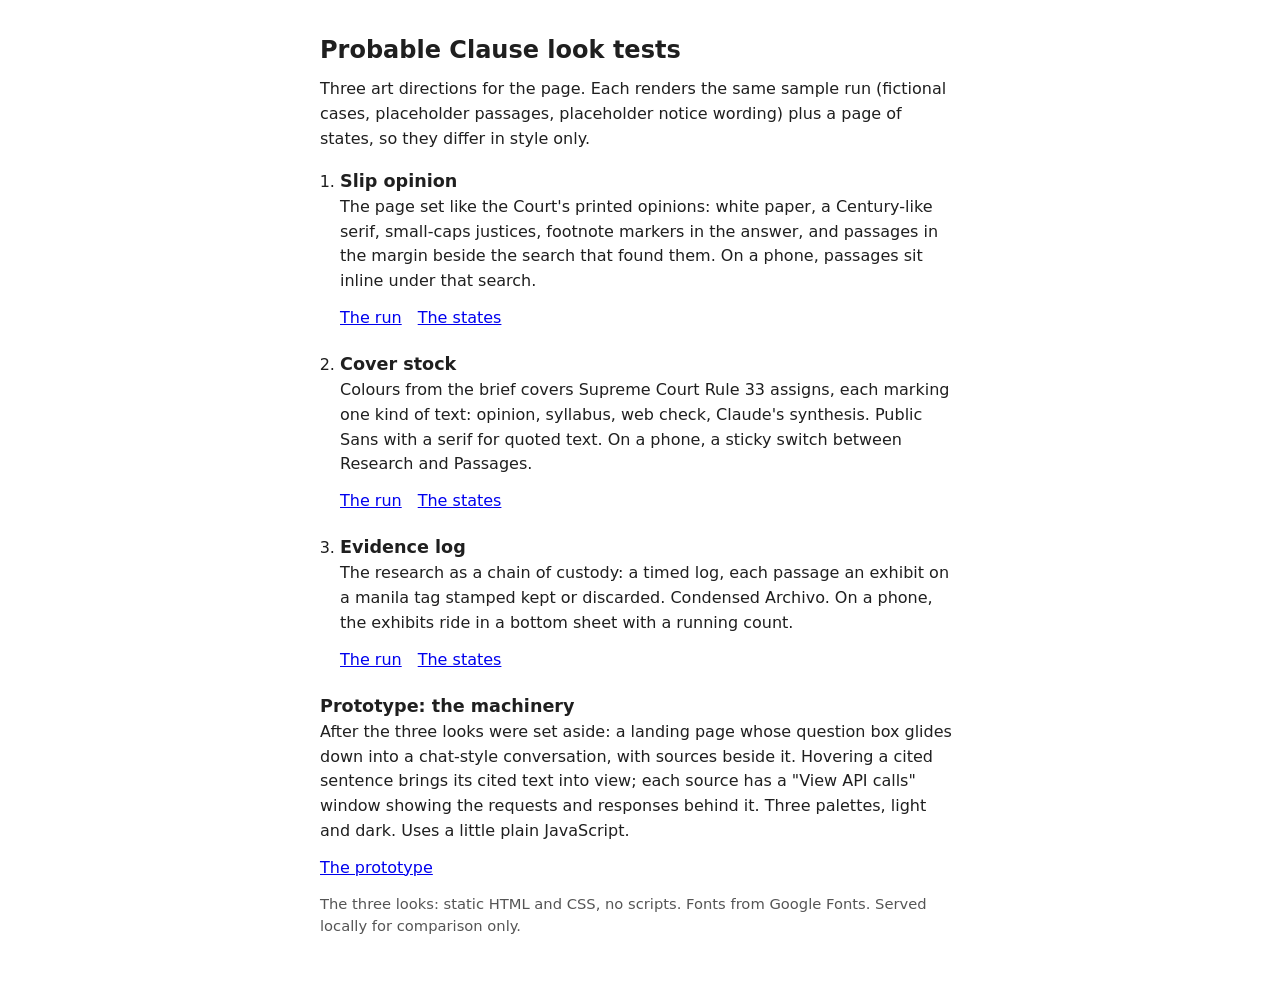
<file: web/looktests/index.html>
<!doctype html>
<html lang="en">
<head>
<meta charset="utf-8">
<meta name="viewport" content="width=device-width, initial-scale=1">
<title>Probable Clause look tests</title>
<style>
  :root { color-scheme: light; }
  body {
    margin: 0;
    background: #ffffff;
    color: #1f1f1f;
    font-family: system-ui, sans-serif;
    font-size: 1rem;
    line-height: 1.55;
  }
  main { max-width: 40rem; margin: 0 auto; padding: 2rem 1rem 3rem; }
  h1 { font-size: 1.5rem; margin: 0 0 0.5rem; }
  p { margin: 0 0 0.75rem; }
  ol { padding-left: 1.25rem; }
  li { margin: 0 0 1.25rem; }
  h2 { font-size: 1.1rem; margin: 0; }
  .links a { margin-right: 1rem; }
  .note { color: #555; font-size: 0.92rem; }
</style>
</head>
<body>
<main>
  <h1>Probable Clause look tests</h1>
  <p>Three art directions for the page. Each renders the same sample run (fictional cases, placeholder passages, placeholder notice wording) plus a page of states, so they differ in style only.</p>
  <ol>
    <li>
      <h2>Slip opinion</h2>
      <p>The page set like the Court's printed opinions: white paper, a Century-like serif, small-caps justices, footnote markers in the answer, and passages in the margin beside the search that found them. On a phone, passages sit inline under that search.</p>
      <p class="links"><a href="slip-opinion/index.html">The run</a><a href="slip-opinion/states.html">The states</a></p>
    </li>
    <li>
      <h2>Cover stock</h2>
      <p>Colours from the brief covers Supreme Court Rule 33 assigns, each marking one kind of text: opinion, syllabus, web check, Claude's synthesis. Public Sans with a serif for quoted text. On a phone, a sticky switch between Research and Passages.</p>
      <p class="links"><a href="cover-stock/index.html">The run</a><a href="cover-stock/states.html">The states</a></p>
    </li>
    <li>
      <h2>Evidence log</h2>
      <p>The research as a chain of custody: a timed log, each passage an exhibit on a manila tag stamped kept or discarded. Condensed Archivo. On a phone, the exhibits ride in a bottom sheet with a running count.</p>
      <p class="links"><a href="evidence-log/index.html">The run</a><a href="evidence-log/states.html">The states</a></p>
    </li>
  </ol>
  <h2>Prototype: the machinery</h2>
  <p>After the three looks were set aside: a landing page whose question box glides down into a chat-style conversation, with sources beside it. Hovering a cited sentence brings its cited text into view; each source has a "View API calls" window showing the requests and responses behind it. Three palettes, light and dark. Uses a little plain JavaScript.</p>
  <p class="links"><a href="machinery/index.html">The prototype</a></p>
  <p class="note">The three looks: static HTML and CSS, no scripts. Fonts from Google Fonts. Served locally for comparison only.</p>
</main>
</body>
</html>
</file>
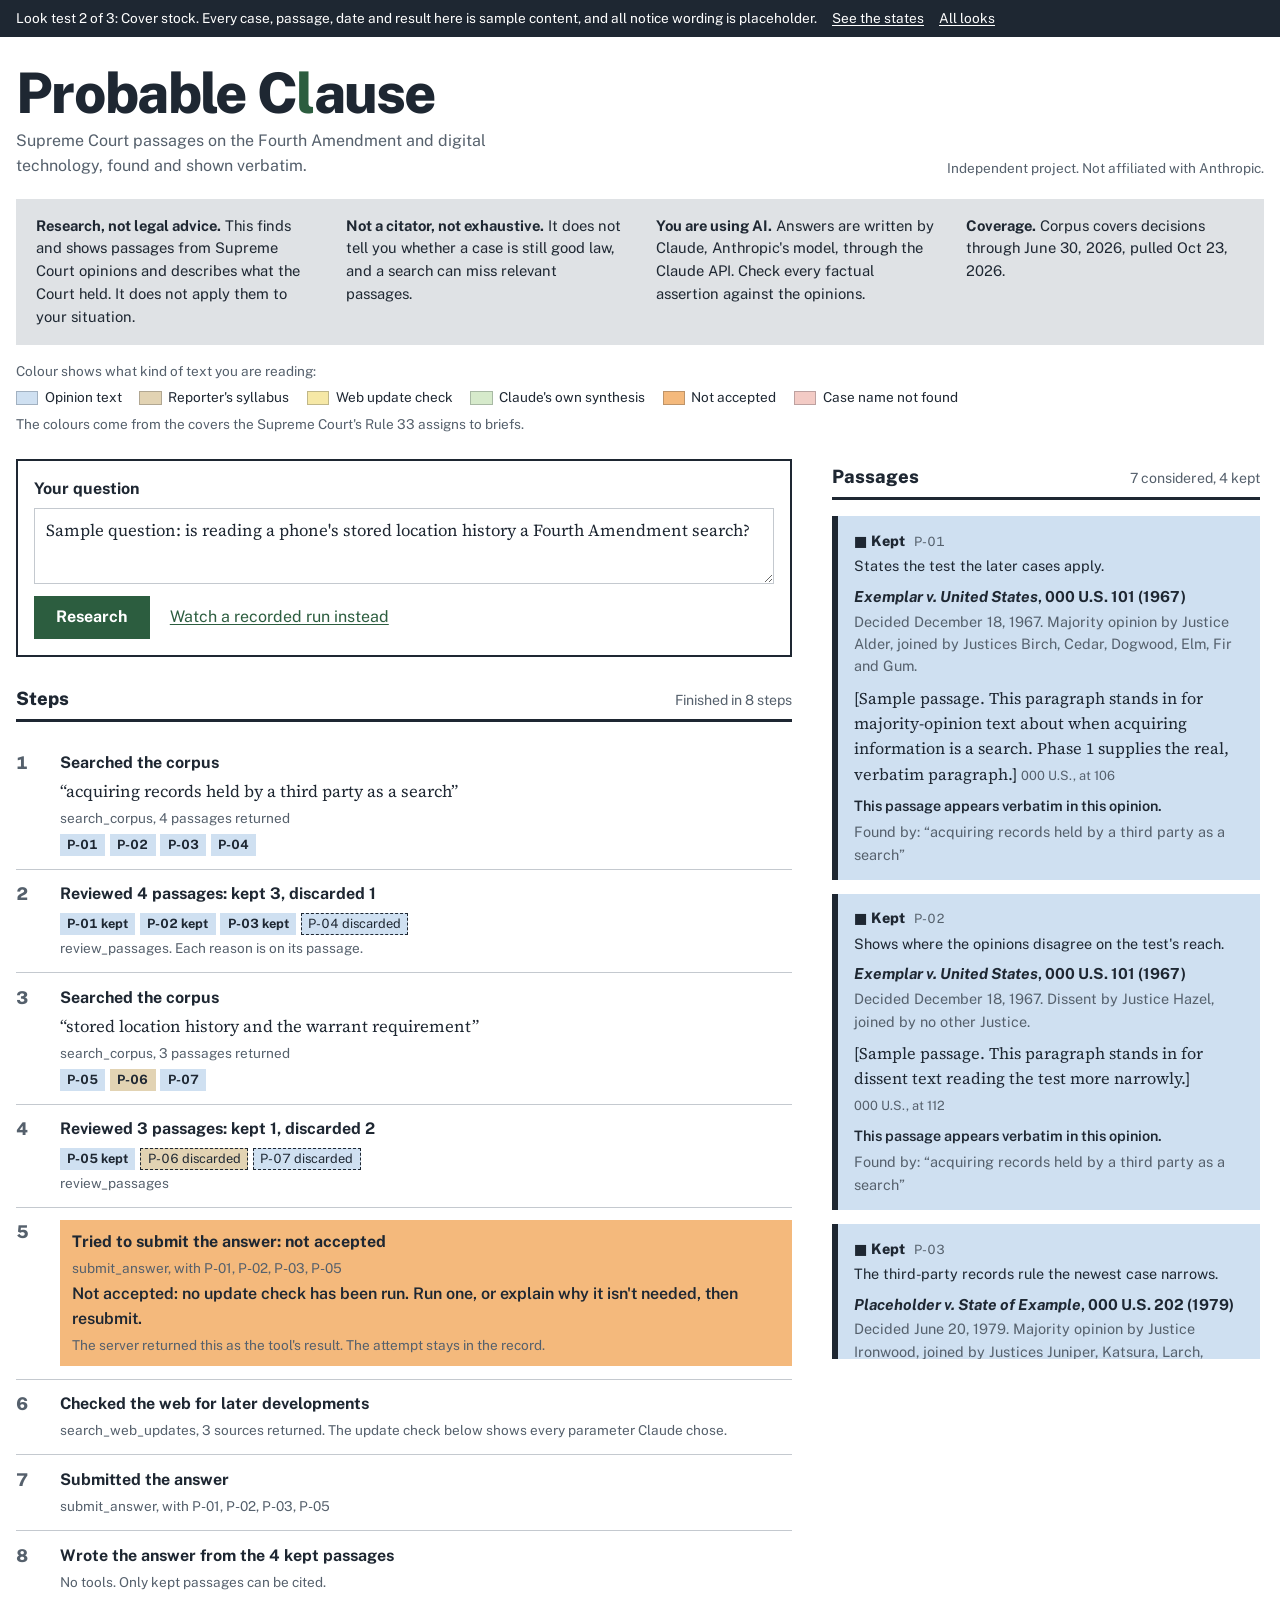
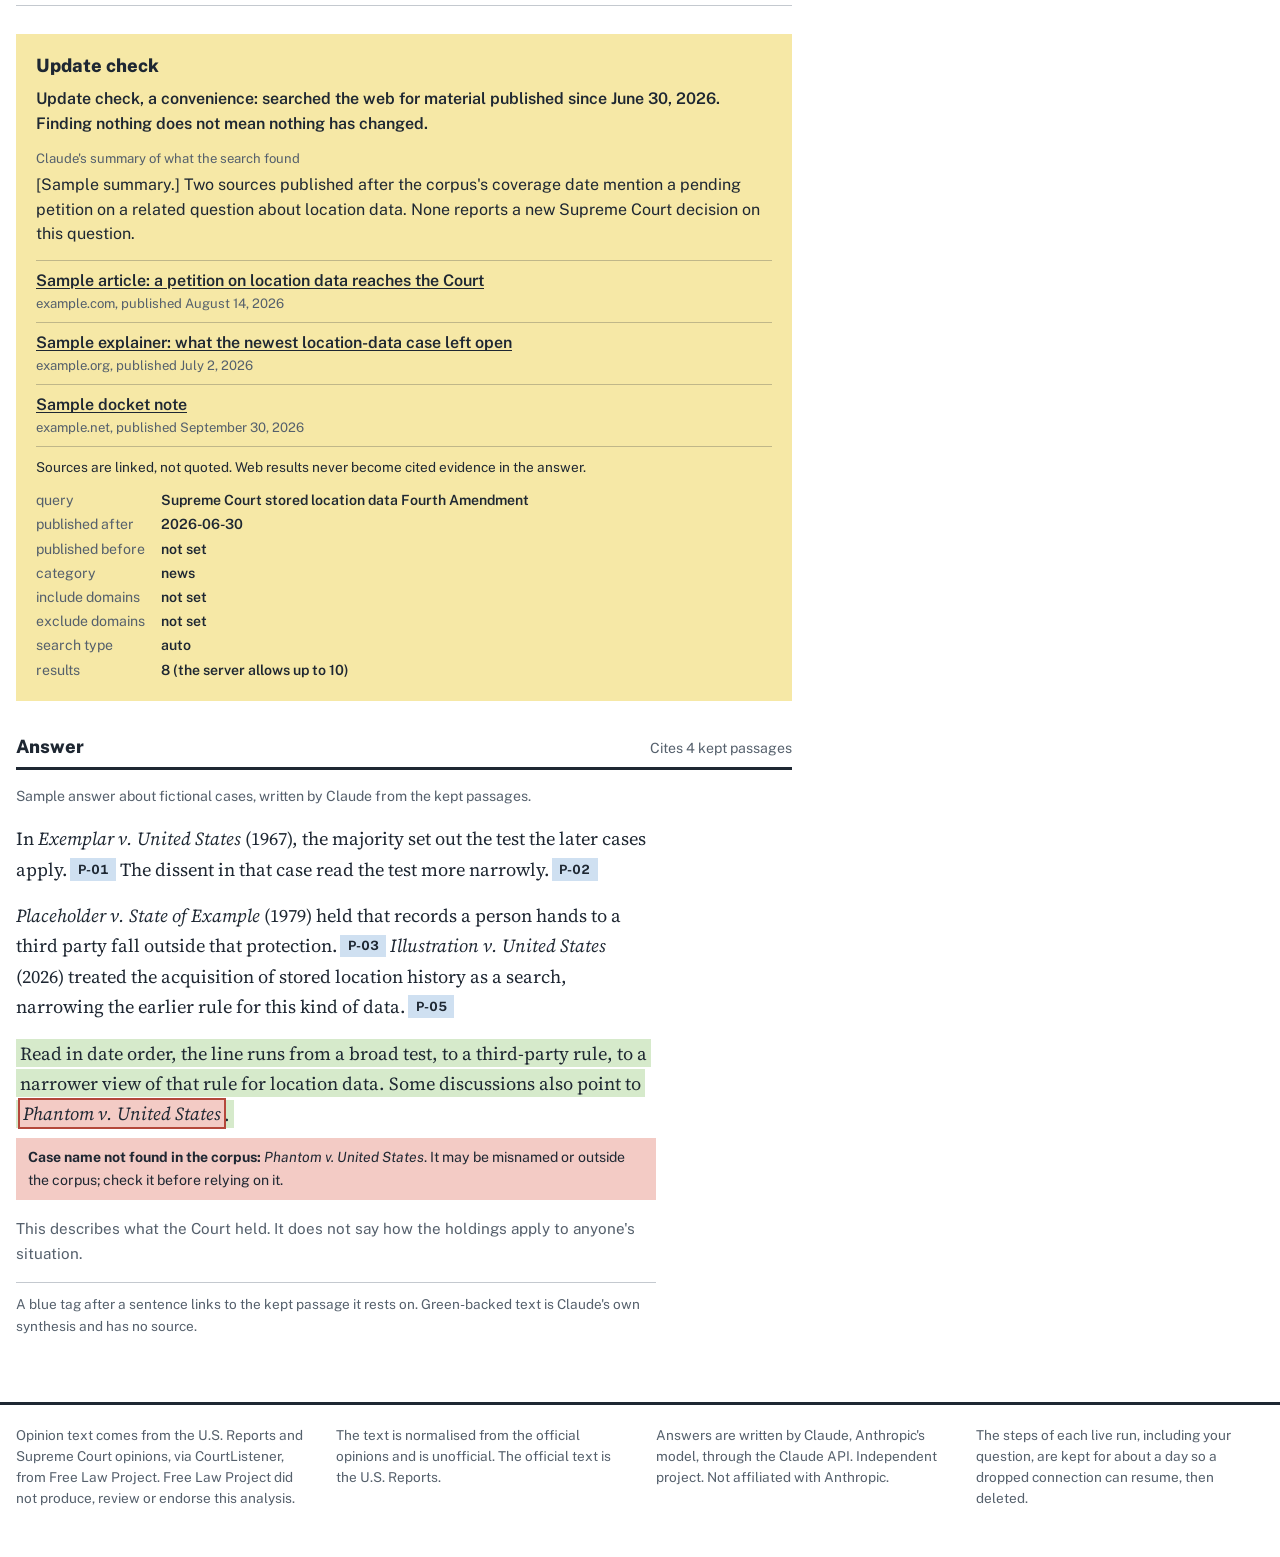
<file: web/looktests/cover-stock/index.html>
<!doctype html>
<html lang="en">
<head>
<meta charset="utf-8">
<meta name="viewport" content="width=device-width, initial-scale=1">
<title>Probable Clause, look 2: Cover stock</title>
<link rel="preconnect" href="https://fonts.googleapis.com">
<link rel="preconnect" href="https://fonts.gstatic.com" crossorigin>
<link href="https://fonts.googleapis.com/css2?family=Public+Sans:ital,wght@0,400;0,600;0,700;0,800;1,400&family=Source+Serif+4:ital,opsz,wght@0,8..60,400;0,8..60,600;1,8..60,400&display=swap" rel="stylesheet">
<link rel="stylesheet" href="style.css">
</head>
<body>

<p class="sample-banner">Look test 2 of 3: Cover stock. Every case, passage, date and result here is sample content, and all notice wording is placeholder. <a href="states.html">See the states</a> <a href="../index.html">All looks</a></p>

<header class="masthead">
  <div>
    <h1 class="wordmark">Probable C<span class="l">l</span>ause</h1>
    <p class="what">Supreme Court passages on the Fourth Amendment and digital technology, found and shown verbatim.</p>
  </div>
  <p class="affil">Independent project. Not affiliated with Anthropic.</p>
</header>

<section class="notices" aria-label="What this is and is not">
  <div class="stock">
    <p><strong>Research, not legal advice.</strong> This finds and shows passages from Supreme Court opinions and describes what the Court held. It does not apply them to your situation.</p>
    <p><strong>Not a citator, not exhaustive.</strong> It does not tell you whether a case is still good law, and a search can miss relevant passages.</p>
    <p><strong>You are using AI.</strong> Answers are written by Claude, Anthropic's model, through the Claude API. Check every factual assertion against the opinions.</p>
    <p><strong>Coverage.</strong> Corpus covers decisions through June 30, 2026, pulled Oct 23, 2026.</p>
  </div>
</section>

<div class="legend">
  Colour shows what kind of text you are reading:
  <ul>
    <li><span class="swatch sw-blue"></span>Opinion text</li>
    <li><span class="swatch sw-tan"></span>Reporter's syllabus</li>
    <li><span class="swatch sw-yellow"></span>Web update check</li>
    <li><span class="swatch sw-green"></span>Claude's own synthesis</li>
    <li><span class="swatch sw-orange"></span>Not accepted</li>
    <li><span class="swatch sw-red"></span>Case name not found</li>
  </ul>
  <p class="basis">The colours come from the covers the Supreme Court's Rule 33 assigns to briefs.</p>
</div>

<div class="layout">

  <nav class="tabs" aria-label="Switch pane">
    <a class="tab-research" href="#research">Research</a>
    <a class="tab-passages" href="#passages">Passages <span class="count">4 kept of 7</span></a>
  </nav>

  <section id="research" aria-label="Research">

    <form class="ask" action="#">
      <label for="q">Your question</label>
      <textarea id="q" name="q">Sample question: is reading a phone's stored location history a Fourth Amendment search?</textarea>
      <div class="actions">
        <button type="button">Research</button>
        <a href="states.html#replay">Watch a recorded run instead</a>
      </div>
    </form>

    <div class="pane-head">
      <h2>Steps</h2>
      <p>Finished in 8 steps</p>
    </div>

    <ol class="steps">
      <li>
        <div class="body">
          <h3>Searched the corpus</h3>
          <p class="query">“acquiring records held by a third party as a search”</p>
          <p class="tool">search_corpus, 4 passages returned</p>
          <div class="chips"><a class="chip" href="#p-01">P-01</a><a class="chip" href="#p-02">P-02</a><a class="chip" href="#p-03">P-03</a><a class="chip" href="#p-04">P-04</a></div>
        </div>
      </li>
      <li>
        <div class="body">
          <h3>Reviewed 4 passages: kept 3, discarded 1</h3>
          <div class="chips"><a class="chip" href="#p-01">P-01 kept</a><a class="chip" href="#p-02">P-02 kept</a><a class="chip" href="#p-03">P-03 kept</a><a class="chip out" href="#p-04">P-04 discarded</a></div>
          <p class="tool">review_passages. Each reason is on its passage.</p>
        </div>
      </li>
      <li>
        <div class="body">
          <h3>Searched the corpus</h3>
          <p class="query">“stored location history and the warrant requirement”</p>
          <p class="tool">search_corpus, 3 passages returned</p>
          <div class="chips"><a class="chip" href="#p-05">P-05</a><a class="chip syl" href="#p-06">P-06</a><a class="chip" href="#p-07">P-07</a></div>
        </div>
      </li>
      <li>
        <div class="body">
          <h3>Reviewed 3 passages: kept 1, discarded 2</h3>
          <div class="chips"><a class="chip" href="#p-05">P-05 kept</a><a class="chip syl out" href="#p-06">P-06 discarded</a><a class="chip out" href="#p-07">P-07 discarded</a></div>
          <p class="tool">review_passages</p>
        </div>
      </li>
      <li class="rejected">
        <div class="body">
          <h3>Tried to submit the answer: not accepted</h3>
          <p class="tool">submit_answer, with P-01, P-02, P-03, P-05</p>
          <p class="result">Not accepted: no update check has been run. Run one, or explain why it isn't needed, then resubmit.</p>
          <p class="tool">The server returned this as the tool's result. The attempt stays in the record.</p>
        </div>
      </li>
      <li>
        <div class="body">
          <h3>Checked the web for later developments</h3>
          <p class="tool">search_web_updates, 3 sources returned. The update check below shows every parameter Claude chose.</p>
        </div>
      </li>
      <li>
        <div class="body">
          <h3>Submitted the answer</h3>
          <p class="tool">submit_answer, with P-01, P-02, P-03, P-05</p>
        </div>
      </li>
      <li>
        <div class="body">
          <h3>Wrote the answer from the 4 kept passages</h3>
          <p class="tool">No tools. Only kept passages can be cited.</p>
        </div>
      </li>
    </ol>

    <section class="update" aria-labelledby="update-h">
      <h2 id="update-h">Update check</h2>
      <p class="label">Update check, a convenience: searched the web for material published since June 30, 2026. Finding nothing does not mean nothing has changed.</p>
      <p class="synth-tag">Claude's summary of what the search found</p>
      <p class="synth">[Sample summary.] Two sources published after the corpus's coverage date mention a pending petition on a related question about location data. None reports a new Supreme Court decision on this question.</p>
      <ul>
        <li><a href="https://example.com/sample-petition">Sample article: a petition on location data reaches the Court</a><span class="pub">example.com, published August 14, 2026</span></li>
        <li><a href="https://example.org/sample-explainer">Sample explainer: what the newest location-data case left open</a><span class="pub">example.org, published July 2, 2026</span></li>
        <li><a href="https://example.net/sample-docket">Sample docket note</a><span class="pub">example.net, published September 30, 2026</span></li>
      </ul>
      <p class="linkonly">Sources are linked, not quoted. Web results never become cited evidence in the answer.</p>
      <dl class="params" aria-label="Parameters Claude chose">
        <dt>query</dt><dd>Supreme Court stored location data Fourth Amendment</dd>
        <dt>published after</dt><dd>2026-06-30</dd>
        <dt>published before</dt><dd>not set</dd>
        <dt>category</dt><dd>news</dd>
        <dt>include domains</dt><dd>not set</dd>
        <dt>exclude domains</dt><dd>not set</dd>
        <dt>search type</dt><dd>auto</dd>
        <dt>results</dt><dd>8 (the server allows up to 10)</dd>
      </dl>
    </section>

    <section class="answer" aria-labelledby="answer-h">
      <div class="pane-head">
        <h2 id="answer-h">Answer</h2>
        <p>Cites 4 kept passages</p>
      </div>
      <p class="byline">Sample answer about fictional cases, written by Claude from the kept passages.</p>
      <div class="prose">
        <p>In <i>Exemplar v. United States</i> (1967), the majority set out the test the later cases apply.<a class="chip" href="#p-01">P-01</a> The dissent in that case read the test more narrowly.<a class="chip" href="#p-02">P-02</a></p>
        <p><i>Placeholder v. State of Example</i> (1979) held that records a person hands to a third party fall outside that protection.<a class="chip" href="#p-03">P-03</a> <i>Illustration v. United States</i> (2026) treated the acquisition of stored location history as a search, narrowing the earlier rule for this kind of data.<a class="chip" href="#p-05">P-05</a></p>
        <p><span class="synth">Read in date order, the line runs from a broad test, to a third-party rule, to a narrower view of that rule for location data. Some discussions also point to <span class="flagged"><i>Phantom v. United States</i></span>.</span>
          <span class="flag-note"><strong>Case name not found in the corpus:</strong> <i>Phantom v. United States</i>. It may be misnamed or outside the corpus; check it before relying on it.</span></p>
        <p class="closing">This describes what the Court held. It does not say how the holdings apply to anyone's situation.</p>
        <p class="key">A blue tag after a sentence links to the kept passage it rests on. Green-backed text is Claude's own synthesis and has no source.</p>
      </div>
    </section>

  </section>

  <aside id="passages" aria-label="Passages considered">
    <div class="pane-head">
      <h2>Passages</h2>
      <p>7 considered, 4 kept</p>
    </div>
    <ol class="passages">

      <li class="passage kept" id="p-01">
        <p class="verdict"><span class="mark">Kept</span><span class="pid">P-01</span><span class="reason">States the test the later cases apply.</span></p>
        <p class="case"><i>Exemplar v. United States</i>, 000 U.S. 101 (1967)</p>
        <p class="meta">Decided December 18, 1967. Majority opinion by Justice Alder, joined by Justices Birch, Cedar, Dogwood, Elm, Fir and Gum.</p>
        <p class="text">[Sample passage. This paragraph stands in for majority-opinion text about when acquiring information is a search. Phase 1 supplies the real, verbatim paragraph.] <span class="pin">000 U.S., at 106</span></p>
        <p class="guarantee">This passage appears verbatim in this opinion.</p>
        <p class="found">Found by: “acquiring records held by a third party as a search”</p>
      </li>

      <li class="passage kept" id="p-02">
        <p class="verdict"><span class="mark">Kept</span><span class="pid">P-02</span><span class="reason">Shows where the opinions disagree on the test's reach.</span></p>
        <p class="case"><i>Exemplar v. United States</i>, 000 U.S. 101 (1967)</p>
        <p class="meta">Decided December 18, 1967. Dissent by Justice Hazel, joined by no other Justice.</p>
        <p class="text">[Sample passage. This paragraph stands in for dissent text reading the test more narrowly.] <span class="pin">000 U.S., at 112</span></p>
        <p class="guarantee">This passage appears verbatim in this opinion.</p>
        <p class="found">Found by: “acquiring records held by a third party as a search”</p>
      </li>

      <li class="passage kept" id="p-03">
        <p class="verdict"><span class="mark">Kept</span><span class="pid">P-03</span><span class="reason">The third-party records rule the newest case narrows.</span></p>
        <p class="case"><i>Placeholder v. State of Example</i>, 000 U.S. 202 (1979)</p>
        <p class="meta">Decided June 20, 1979. Majority opinion by Justice Ironwood, joined by Justices Juniper, Katsura, Larch, Maple and Nutmeg.</p>
        <p class="text">[Sample passage. This paragraph stands in for majority-opinion text on records a person hands to a third party.] <span class="pin">000 U.S., at 209</span></p>
        <p class="guarantee">This passage appears verbatim in this opinion.</p>
        <p class="found">Found by: “acquiring records held by a third party as a search”</p>
      </li>

      <li class="passage discarded" id="p-04">
        <p class="verdict"><span class="mark">Discarded</span><span class="pid">P-04</span><span class="reason">About a tracker fixed to a car, not stored records.</span></p>
        <p class="case"><i>United States v. Specimen</i>, 000 U.S. 303 (2012)</p>
        <p class="meta">Decided January 23, 2012. Plurality opinion by Justice Oak, joined by Justices Pine, Quince and Rowan.</p>
        <p class="text">[Sample passage. This paragraph stands in for plurality-opinion text about a device attached to a vehicle.] <span class="pin">000 U.S., at 307</span></p>
        <p class="guarantee">This passage appears verbatim in this opinion.</p>
        <p class="found">Found by: “acquiring records held by a third party as a search”</p>
      </li>

      <li class="passage kept" id="p-05">
        <p class="verdict"><span class="mark">Kept</span><span class="pid">P-05</span><span class="reason">Addresses stored location history directly; the newest case in the corpus.</span></p>
        <p class="case"><i>Illustration v. United States</i>, 000 U.S. ___ (2026)</p>
        <p class="meta">Decided June 25, 2026. Majority opinion by Justice Willow, joined by Justices Aspen, Beech, Cypress, Ebony and Hawthorn.</p>
        <p class="text">[Sample passage. This paragraph stands in for majority-opinion text holding that acquiring stored location history is a search.] <span class="pin">slip op., at 9</span></p>
        <p class="guarantee">This passage appears verbatim in this opinion.</p>
        <p class="slip">Slip opinion: not yet final in the U.S. Reports, and subject to formal revision.</p>
        <p class="found">Found by: “stored location history and the warrant requirement”</p>
      </li>

      <li class="passage discarded syllabus" id="p-06">
        <p class="verdict"><span class="mark">Discarded</span><span class="pid">P-06</span><span class="reason">The Reporter's summary, not the Court's words; P-05 makes the point in the opinion.</span></p>
        <p class="case"><i>Illustration v. United States</i>, 000 U.S. ___ (2026)</p>
        <p class="meta">Decided June 25, 2026. Syllabus.</p>
        <p class="syl-label">Syllabus, prepared by the Reporter of Decisions. It constitutes no part of the opinion of the Court.</p>
        <p class="text">[Sample syllabus text. This stands in for the Reporter's summary of the holding.]</p>
        <p class="guarantee">This passage appears verbatim in this opinion's syllabus.</p>
        <p class="slip">Slip opinion: not yet final in the U.S. Reports, and subject to formal revision.</p>
        <p class="found">Found by: “stored location history and the warrant requirement”</p>
      </li>

      <li class="passage discarded" id="p-07">
        <p class="verdict"><span class="mark">Discarded</span><span class="pid">P-07</span><span class="reason">A concurrence; the newer majority opinion (P-05) speaks to the question directly.</span></p>
        <p class="case"><i>United States v. Specimen</i>, 000 U.S. 303 (2012)</p>
        <p class="meta">Decided January 23, 2012. Concurrence by Justice Sycamore, joined by Justice Tamarind.</p>
        <p class="text">[Sample passage. This paragraph stands in for concurrence text about long-term location tracking.] <span class="pin">000 U.S., at 318</span></p>
        <p class="guarantee">This passage appears verbatim in this opinion.</p>
        <p class="found">Found by: “stored location history and the warrant requirement”</p>
      </li>

    </ol>
  </aside>

</div>

<footer class="colophon">
  <p>Opinion text comes from the U.S. Reports and Supreme Court opinions, via CourtListener, from Free Law Project. Free Law Project did not produce, review or endorse this analysis.</p>
  <p>The text is normalised from the official opinions and is unofficial. The official text is the U.S. Reports.</p>
  <p>Answers are written by Claude, Anthropic's model, through the Claude API. Independent project. Not affiliated with Anthropic.</p>
  <p>The steps of each live run, including your question, are kept for about a day so a dropped connection can resume, then deleted.</p>
</footer>

</body>
</html>
</file>
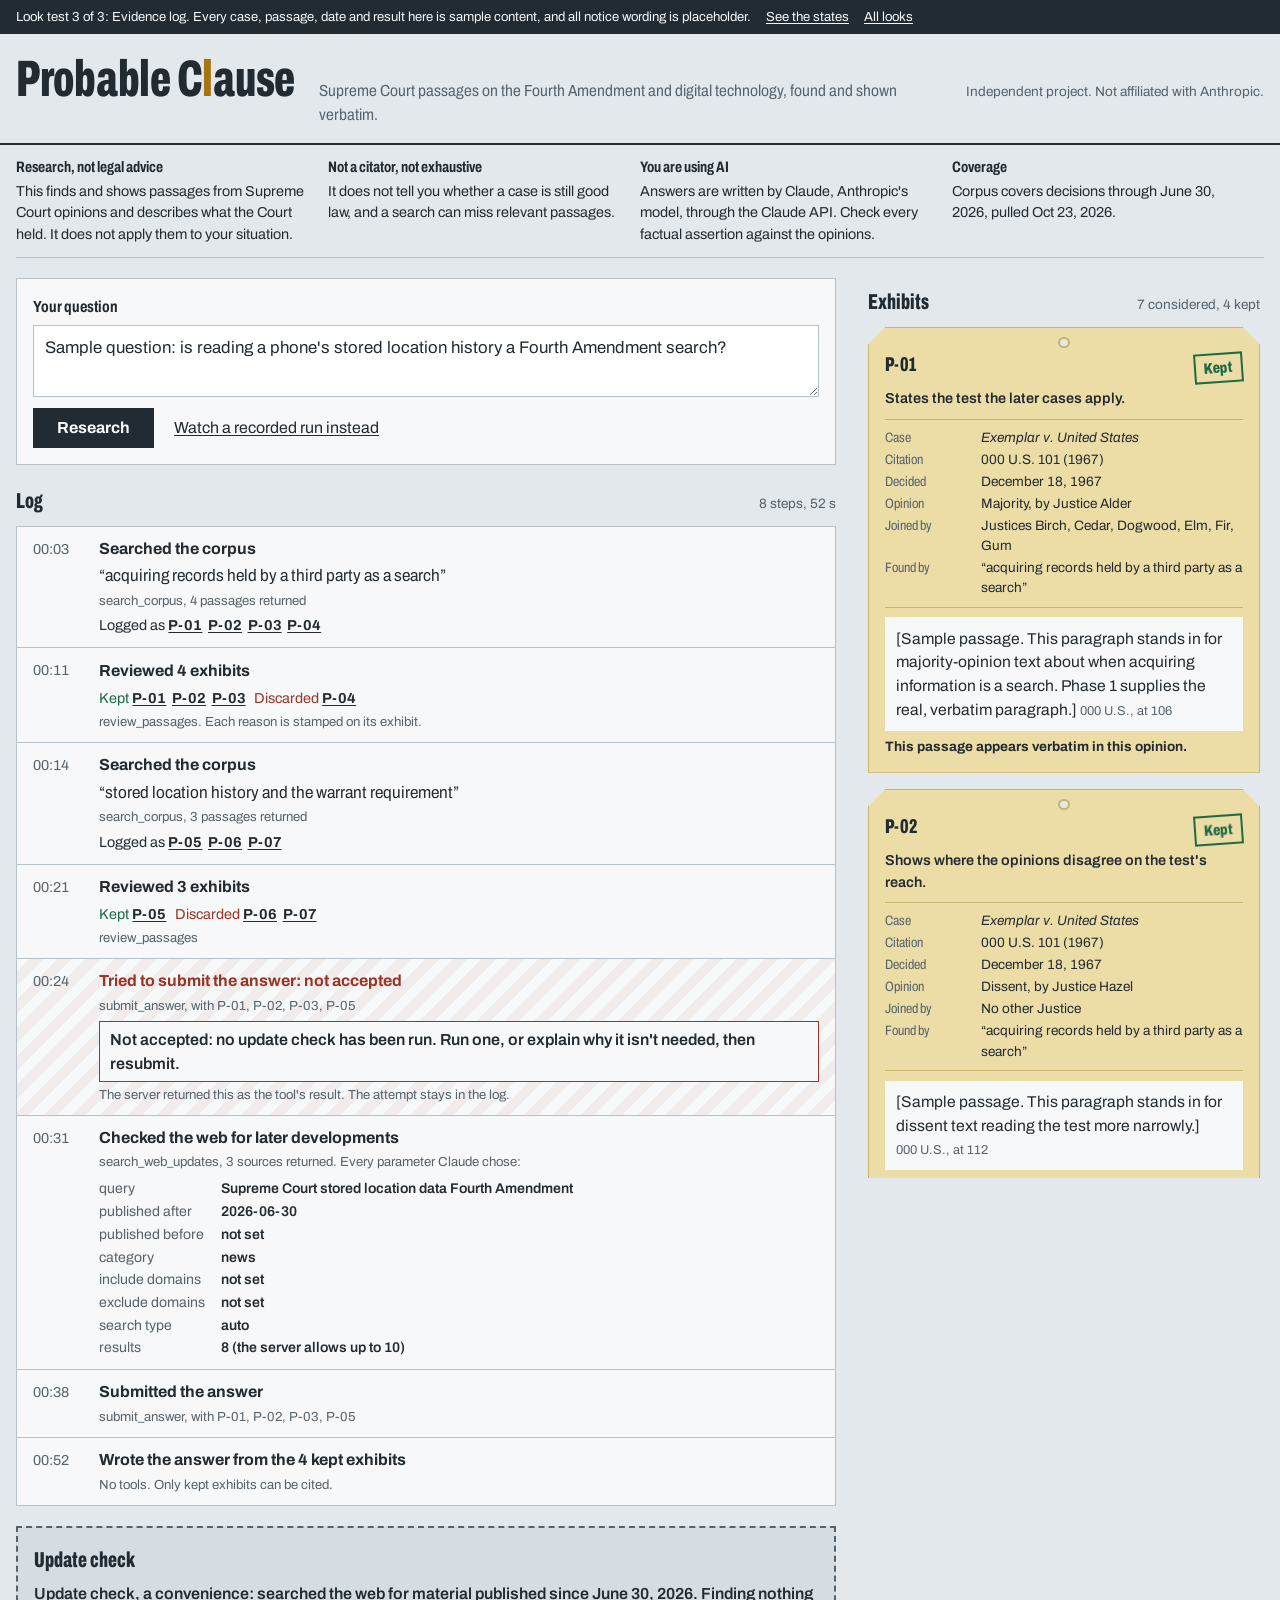
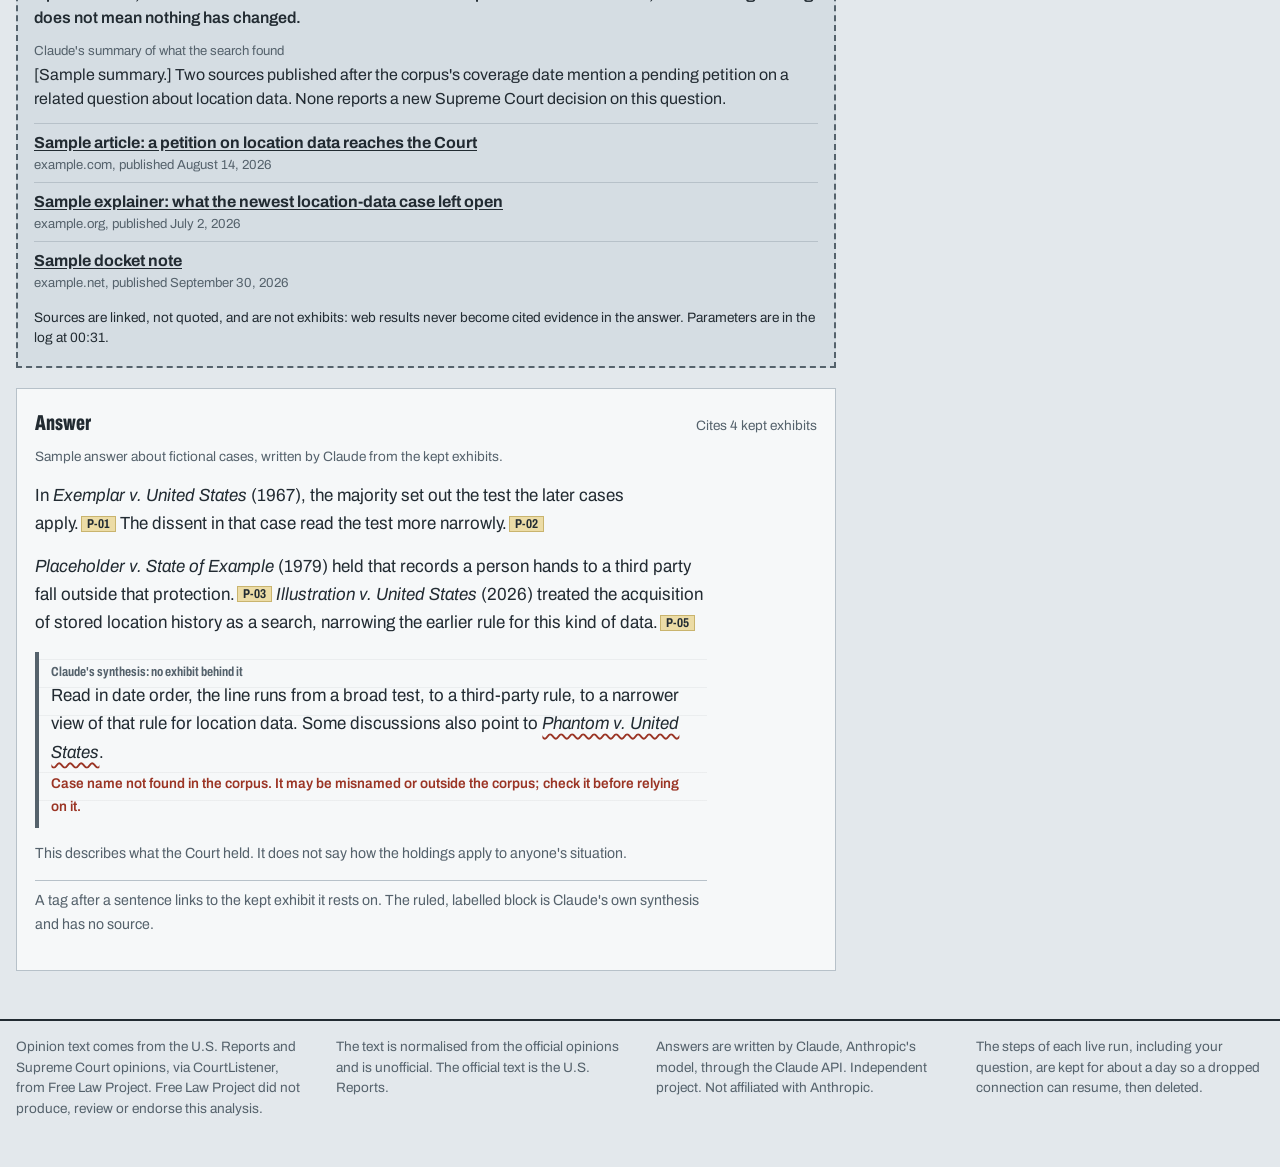
<file: web/looktests/evidence-log/index.html>
<!doctype html>
<html lang="en">
<head>
<meta charset="utf-8">
<meta name="viewport" content="width=device-width, initial-scale=1">
<title>Probable Clause, look 3: Evidence log</title>
<link rel="preconnect" href="https://fonts.googleapis.com">
<link rel="preconnect" href="https://fonts.gstatic.com" crossorigin>
<link href="https://fonts.googleapis.com/css2?family=Archivo:ital,wdth,wght@0,62..125,400..800;1,62..125,400..800&display=swap" rel="stylesheet">
<link rel="stylesheet" href="style.css">
</head>
<body>

<p class="sample-banner">Look test 3 of 3: Evidence log. Every case, passage, date and result here is sample content, and all notice wording is placeholder. <a href="states.html">See the states</a> <a href="../index.html">All looks</a></p>

<header class="masthead">
  <h1 class="wordmark">Probable C<span class="l">l</span>ause</h1>
  <p class="what">Supreme Court passages on the Fourth Amendment and digital technology, found and shown verbatim.</p>
  <p class="affil">Independent project. Not affiliated with Anthropic.</p>
</header>

<section class="terms" aria-label="What this is and is not">
  <dl>
    <div><dt>Research, not legal advice</dt><dd>This finds and shows passages from Supreme Court opinions and describes what the Court held. It does not apply them to your situation.</dd></div>
    <div><dt>Not a citator, not exhaustive</dt><dd>It does not tell you whether a case is still good law, and a search can miss relevant passages.</dd></div>
    <div><dt>You are using AI</dt><dd>Answers are written by Claude, Anthropic's model, through the Claude API. Check every factual assertion against the opinions.</dd></div>
    <div><dt>Coverage</dt><dd>Corpus covers decisions through June 30, 2026, pulled Oct 23, 2026.</dd></div>
  </dl>
</section>

<div class="layout">

  <section id="log" aria-label="Research log">

    <form class="ask sheet" action="#">
      <label for="q">Your question</label>
      <textarea id="q" name="q">Sample question: is reading a phone's stored location history a Fourth Amendment search?</textarea>
      <div class="actions">
        <button type="button">Research</button>
        <a href="states.html#replay">Watch a recorded run instead</a>
      </div>
    </form>

    <div class="sec-head">
      <h2>Log</h2>
      <p>8 steps, 52 s</p>
    </div>

    <ol class="log sheet">
      <li>
        <time class="num">00:03</time>
        <div>
          <h3>Searched the corpus</h3>
          <p class="query">“acquiring records held by a third party as a search”</p>
          <p class="tool">search_corpus, 4 passages returned</p>
          <p class="refs">Logged as <a href="#p-01">P-01</a><a href="#p-02">P-02</a><a href="#p-03">P-03</a><a href="#p-04">P-04</a></p>
        </div>
      </li>
      <li>
        <time class="num">00:11</time>
        <div>
          <h3>Reviewed 4 exhibits</h3>
          <p class="refs"><span class="k">Kept</span> <a href="#p-01">P-01</a><a href="#p-02">P-02</a><a href="#p-03">P-03</a> <span class="d">Discarded</span> <a href="#p-04">P-04</a></p>
          <p class="tool">review_passages. Each reason is stamped on its exhibit.</p>
        </div>
      </li>
      <li>
        <time class="num">00:14</time>
        <div>
          <h3>Searched the corpus</h3>
          <p class="query">“stored location history and the warrant requirement”</p>
          <p class="tool">search_corpus, 3 passages returned</p>
          <p class="refs">Logged as <a href="#p-05">P-05</a><a href="#p-06">P-06</a><a href="#p-07">P-07</a></p>
        </div>
      </li>
      <li>
        <time class="num">00:21</time>
        <div>
          <h3>Reviewed 3 exhibits</h3>
          <p class="refs"><span class="k">Kept</span> <a href="#p-05">P-05</a> <span class="d">Discarded</span> <a href="#p-06">P-06</a><a href="#p-07">P-07</a></p>
          <p class="tool">review_passages</p>
        </div>
      </li>
      <li class="rejected">
        <time class="num">00:24</time>
        <div>
          <h3>Tried to submit the answer: not accepted</h3>
          <p class="tool">submit_answer, with P-01, P-02, P-03, P-05</p>
          <p class="result">Not accepted: no update check has been run. Run one, or explain why it isn't needed, then resubmit.</p>
          <p class="tool">The server returned this as the tool's result. The attempt stays in the log.</p>
        </div>
      </li>
      <li>
        <time class="num">00:31</time>
        <div>
          <h3>Checked the web for later developments</h3>
          <p class="tool">search_web_updates, 3 sources returned. Every parameter Claude chose:</p>
          <dl class="params">
            <dt>query</dt><dd>Supreme Court stored location data Fourth Amendment</dd>
            <dt>published after</dt><dd>2026-06-30</dd>
            <dt>published before</dt><dd>not set</dd>
            <dt>category</dt><dd>news</dd>
            <dt>include domains</dt><dd>not set</dd>
            <dt>exclude domains</dt><dd>not set</dd>
            <dt>search type</dt><dd>auto</dd>
            <dt>results</dt><dd>8 (the server allows up to 10)</dd>
          </dl>
        </div>
      </li>
      <li>
        <time class="num">00:38</time>
        <div>
          <h3>Submitted the answer</h3>
          <p class="tool">submit_answer, with P-01, P-02, P-03, P-05</p>
        </div>
      </li>
      <li>
        <time class="num">00:52</time>
        <div>
          <h3>Wrote the answer from the 4 kept exhibits</h3>
          <p class="tool">No tools. Only kept exhibits can be cited.</p>
        </div>
      </li>
    </ol>

    <section class="outside" aria-labelledby="update-h">
      <h2 id="update-h">Update check</h2>
      <p class="label">Update check, a convenience: searched the web for material published since June 30, 2026. Finding nothing does not mean nothing has changed.</p>
      <p class="synth-tag">Claude's summary of what the search found</p>
      <p class="synth">[Sample summary.] Two sources published after the corpus's coverage date mention a pending petition on a related question about location data. None reports a new Supreme Court decision on this question.</p>
      <ul>
        <li><a href="https://example.com/sample-petition">Sample article: a petition on location data reaches the Court</a><span class="pub">example.com, published August 14, 2026</span></li>
        <li><a href="https://example.org/sample-explainer">Sample explainer: what the newest location-data case left open</a><span class="pub">example.org, published July 2, 2026</span></li>
        <li><a href="https://example.net/sample-docket">Sample docket note</a><span class="pub">example.net, published September 30, 2026</span></li>
      </ul>
      <p class="linkonly">Sources are linked, not quoted, and are not exhibits: web results never become cited evidence in the answer. Parameters are in the log at 00:31.</p>
    </section>

    <section class="findings sheet" aria-labelledby="answer-h">
      <div class="sec-head">
        <h2 id="answer-h">Answer</h2>
        <p>Cites 4 kept exhibits</p>
      </div>
      <p class="byline">Sample answer about fictional cases, written by Claude from the kept exhibits.</p>
      <div class="prose">
        <p>In <i>Exemplar v. United States</i> (1967), the majority set out the test the later cases apply.<a class="ex" href="#p-01">P-01</a> The dissent in that case read the test more narrowly.<a class="ex" href="#p-02">P-02</a></p>
        <p><i>Placeholder v. State of Example</i> (1979) held that records a person hands to a third party fall outside that protection.<a class="ex" href="#p-03">P-03</a> <i>Illustration v. United States</i> (2026) treated the acquisition of stored location history as a search, narrowing the earlier rule for this kind of data.<a class="ex" href="#p-05">P-05</a></p>
        <p class="synth"><span class="synth-label">Claude's synthesis: no exhibit behind it</span>Read in date order, the line runs from a broad test, to a third-party rule, to a narrower view of that rule for location data. Some discussions also point to <span class="flagged"><i>Phantom v. United States</i></span>.<span class="flag-note">Case name not found in the corpus. It may be misnamed or outside the corpus; check it before relying on it.</span></p>
        <p class="closing">This describes what the Court held. It does not say how the holdings apply to anyone's situation.</p>
        <p class="key">A tag after a sentence links to the kept exhibit it rests on. The ruled, labelled block is Claude's own synthesis and has no source.</p>
      </div>
    </section>

  </section>

  <aside id="exhibits" aria-label="Exhibits: passages considered">
    <div class="exhibits-bar">
      <span class="count num">Exhibits: 7 considered, <span class="k">4 kept</span></span>
      <a class="exhibits-open" href="#exhibits">Open</a>
      <a class="exhibits-close" href="#log">Close</a>
    </div>
    <div class="sec-head">
      <h2>Exhibits</h2>
      <p class="num">7 considered, 4 kept</p>
    </div>
    <ol class="exhibit-list">

      <li class="tag kept" id="p-01">
        <div class="head"><p class="exno">P-01</p><span class="stamp">Kept</span></div>
        <p class="reason">States the test the later cases apply.</p>
        <dl class="fields">
          <dt>Case</dt><dd><i>Exemplar v. United States</i></dd>
          <dt>Citation</dt><dd>000 U.S. 101 (1967)</dd>
          <dt>Decided</dt><dd class="num">December 18, 1967</dd>
          <dt>Opinion</dt><dd>Majority, by Justice Alder</dd>
          <dt>Joined by</dt><dd>Justices Birch, Cedar, Dogwood, Elm, Fir, Gum</dd>
          <dt>Found by</dt><dd>“acquiring records held by a third party as a search”</dd>
        </dl>
        <p class="text">[Sample passage. This paragraph stands in for majority-opinion text about when acquiring information is a search. Phase 1 supplies the real, verbatim paragraph.] <span class="pin">000 U.S., at 106</span></p>
        <p class="guarantee">This passage appears verbatim in this opinion.</p>
      </li>

      <li class="tag kept" id="p-02">
        <div class="head"><p class="exno">P-02</p><span class="stamp">Kept</span></div>
        <p class="reason">Shows where the opinions disagree on the test's reach.</p>
        <dl class="fields">
          <dt>Case</dt><dd><i>Exemplar v. United States</i></dd>
          <dt>Citation</dt><dd>000 U.S. 101 (1967)</dd>
          <dt>Decided</dt><dd class="num">December 18, 1967</dd>
          <dt>Opinion</dt><dd>Dissent, by Justice Hazel</dd>
          <dt>Joined by</dt><dd>No other Justice</dd>
          <dt>Found by</dt><dd>“acquiring records held by a third party as a search”</dd>
        </dl>
        <p class="text">[Sample passage. This paragraph stands in for dissent text reading the test more narrowly.] <span class="pin">000 U.S., at 112</span></p>
        <p class="guarantee">This passage appears verbatim in this opinion.</p>
      </li>

      <li class="tag kept" id="p-03">
        <div class="head"><p class="exno">P-03</p><span class="stamp">Kept</span></div>
        <p class="reason">The third-party records rule the newest case narrows.</p>
        <dl class="fields">
          <dt>Case</dt><dd><i>Placeholder v. State of Example</i></dd>
          <dt>Citation</dt><dd>000 U.S. 202 (1979)</dd>
          <dt>Decided</dt><dd class="num">June 20, 1979</dd>
          <dt>Opinion</dt><dd>Majority, by Justice Ironwood</dd>
          <dt>Joined by</dt><dd>Justices Juniper, Katsura, Larch, Maple, Nutmeg</dd>
          <dt>Found by</dt><dd>“acquiring records held by a third party as a search”</dd>
        </dl>
        <p class="text">[Sample passage. This paragraph stands in for majority-opinion text on records a person hands to a third party.] <span class="pin">000 U.S., at 209</span></p>
        <p class="guarantee">This passage appears verbatim in this opinion.</p>
      </li>

      <li class="tag discarded" id="p-04">
        <div class="head"><p class="exno">P-04</p><span class="stamp">Discarded</span></div>
        <p class="reason">About a tracker fixed to a car, not stored records.</p>
        <dl class="fields">
          <dt>Case</dt><dd><i>United States v. Specimen</i></dd>
          <dt>Citation</dt><dd>000 U.S. 303 (2012)</dd>
          <dt>Decided</dt><dd class="num">January 23, 2012</dd>
          <dt>Opinion</dt><dd>Plurality, by Justice Oak</dd>
          <dt>Joined by</dt><dd>Justices Pine, Quince, Rowan</dd>
          <dt>Found by</dt><dd>“acquiring records held by a third party as a search”</dd>
        </dl>
        <p class="text">[Sample passage. This paragraph stands in for plurality-opinion text about a device attached to a vehicle.] <span class="pin">000 U.S., at 307</span></p>
        <p class="guarantee">This passage appears verbatim in this opinion.</p>
      </li>

      <li class="tag kept" id="p-05">
        <div class="head"><p class="exno">P-05</p><span class="stamp">Kept</span></div>
        <p class="reason">Addresses stored location history directly; the newest case in the corpus.</p>
        <dl class="fields">
          <dt>Case</dt><dd><i>Illustration v. United States</i></dd>
          <dt>Citation</dt><dd>000 U.S. ___ (2026)</dd>
          <dt>Decided</dt><dd class="num">June 25, 2026</dd>
          <dt>Opinion</dt><dd>Majority, by Justice Willow</dd>
          <dt>Joined by</dt><dd>Justices Aspen, Beech, Cypress, Ebony, Hawthorn</dd>
          <dt>Found by</dt><dd>“stored location history and the warrant requirement”</dd>
        </dl>
        <p class="text">[Sample passage. This paragraph stands in for majority-opinion text holding that acquiring stored location history is a search.] <span class="pin">slip op., at 9</span></p>
        <p class="guarantee">This passage appears verbatim in this opinion.</p>
        <p class="slip">Slip opinion: not yet final in the U.S. Reports, and subject to formal revision.</p>
      </li>

      <li class="tag discarded syllabus" id="p-06">
        <div class="head"><p class="exno">P-06</p><span class="stamp">Discarded</span></div>
        <p class="reason">The Reporter's summary, not the Court's words; P-05 makes the point in the opinion.</p>
        <dl class="fields">
          <dt>Case</dt><dd><i>Illustration v. United States</i></dd>
          <dt>Citation</dt><dd>000 U.S. ___ (2026)</dd>
          <dt>Decided</dt><dd class="num">June 25, 2026</dd>
          <dt>Opinion</dt><dd>Syllabus, by the Reporter of Decisions</dd>
          <dt>Found by</dt><dd>“stored location history and the warrant requirement”</dd>
        </dl>
        <p class="syl-label">Syllabus. Prepared by the Reporter of Decisions; it constitutes no part of the opinion of the Court.</p>
        <p class="text">[Sample syllabus text. This stands in for the Reporter's summary of the holding.]</p>
        <p class="guarantee">This passage appears verbatim in this opinion's syllabus.</p>
        <p class="slip">Slip opinion: not yet final in the U.S. Reports, and subject to formal revision.</p>
      </li>

      <li class="tag discarded" id="p-07">
        <div class="head"><p class="exno">P-07</p><span class="stamp">Discarded</span></div>
        <p class="reason">A concurrence; the newer majority opinion (P-05) speaks to the question directly.</p>
        <dl class="fields">
          <dt>Case</dt><dd><i>United States v. Specimen</i></dd>
          <dt>Citation</dt><dd>000 U.S. 303 (2012)</dd>
          <dt>Decided</dt><dd class="num">January 23, 2012</dd>
          <dt>Opinion</dt><dd>Concurrence, by Justice Sycamore</dd>
          <dt>Joined by</dt><dd>Justice Tamarind</dd>
          <dt>Found by</dt><dd>“stored location history and the warrant requirement”</dd>
        </dl>
        <p class="text">[Sample passage. This paragraph stands in for concurrence text about long-term location tracking.] <span class="pin">000 U.S., at 318</span></p>
        <p class="guarantee">This passage appears verbatim in this opinion.</p>
      </li>

    </ol>
  </aside>

</div>

<footer class="colophon">
  <p>Opinion text comes from the U.S. Reports and Supreme Court opinions, via CourtListener, from Free Law Project. Free Law Project did not produce, review or endorse this analysis.</p>
  <p>The text is normalised from the official opinions and is unofficial. The official text is the U.S. Reports.</p>
  <p>Answers are written by Claude, Anthropic's model, through the Claude API. Independent project. Not affiliated with Anthropic.</p>
  <p>The steps of each live run, including your question, are kept for about a day so a dropped connection can resume, then deleted.</p>
</footer>

</body>
</html>
</file>
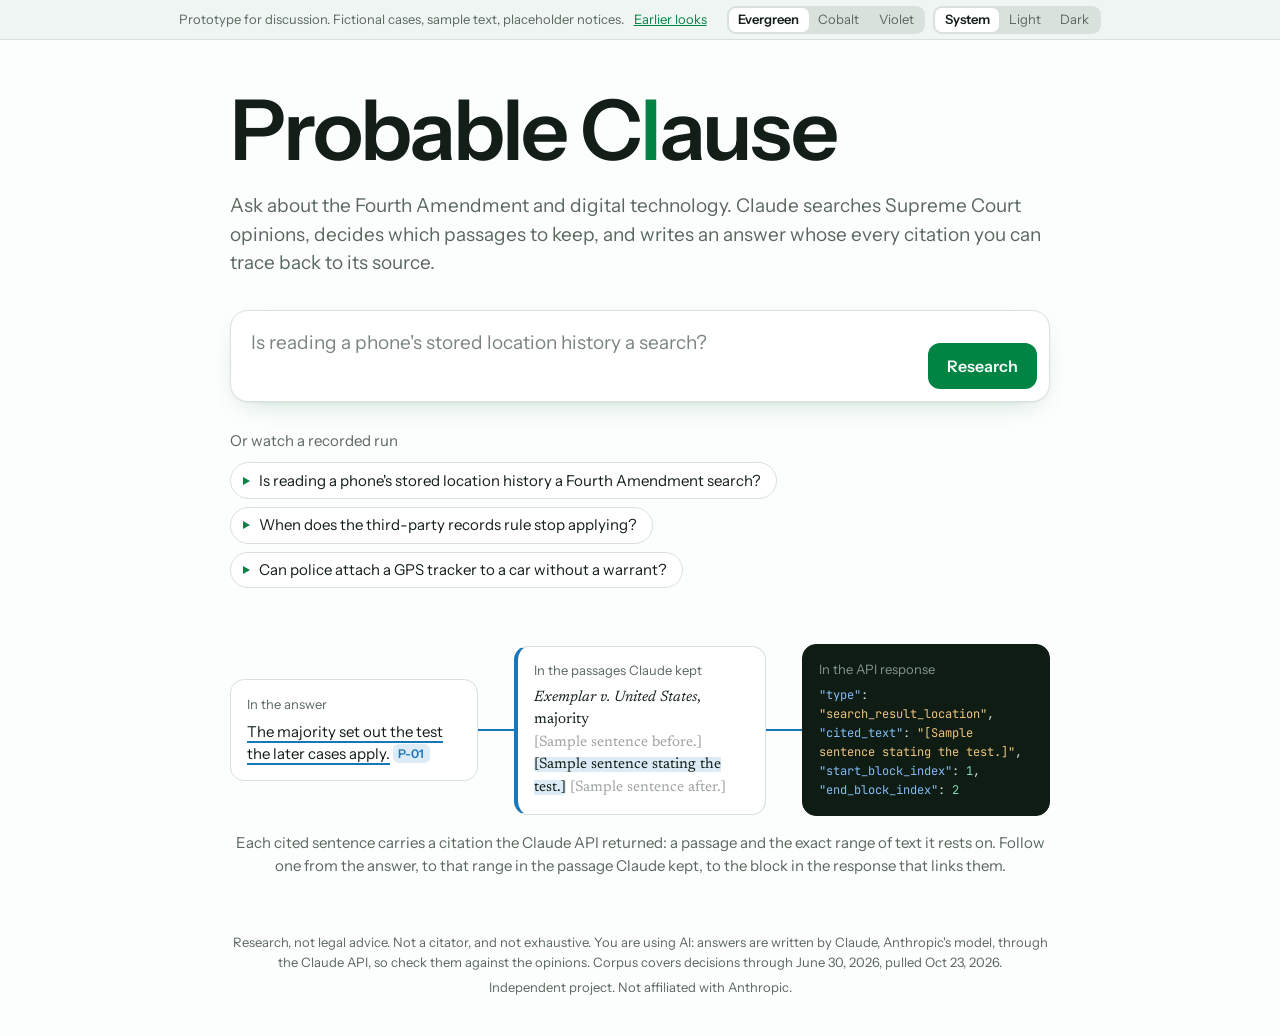
<file: web/looktests/machinery/index.html>
<!doctype html>
<html lang="en" data-palette="evergreen" data-theme="auto">
<head>
<meta charset="utf-8">
<meta name="viewport" content="width=device-width, initial-scale=1">
<title>Probable Clause prototype</title>
<link rel="preconnect" href="https://fonts.googleapis.com">
<link rel="preconnect" href="https://fonts.gstatic.com" crossorigin>
<link href="https://fonts.googleapis.com/css2?family=Instrument+Sans:ital,wght@0,400..700;1,400..700&family=JetBrains+Mono:wght@400;500&family=Newsreader:ital,opsz,wght@0,6..72,400..600;1,6..72,400..600&display=swap" rel="stylesheet">
<link rel="stylesheet" href="style.css?v=15">
</head>
<body data-view="landing" data-pane="thread">

<div class="proto">
  <p>Prototype<span class="long"> for discussion. Fictional cases, sample text, placeholder notices.</span> <a href="../index.html">Earlier looks</a></p>
  <div class="proto-controls">
    <div class="seg" role="group" aria-label="Palette">
      <button type="button" data-palette="evergreen" aria-pressed="true">Evergreen</button>
      <button type="button" data-palette="cobalt" aria-pressed="false">Cobalt</button>
      <button type="button" data-palette="violet" aria-pressed="false">Violet</button>
    </div>
    <div class="seg" role="group" aria-label="Theme">
      <button type="button" data-theme="auto" aria-pressed="true">System</button>
      <button type="button" data-theme="light" aria-pressed="false">Light</button>
      <button type="button" data-theme="dark" aria-pressed="false">Dark</button>
    </div>
  </div>
</div>

<section id="landing" aria-label="Start">
  <div class="hero">
    <h1 class="wordmark">Probable C<span class="l">l</span>ause</h1>
    <p class="pitch">Ask about the Fourth Amendment and digital technology. Claude searches Supreme Court opinions, decides which passages to keep, and writes an answer whose every citation you can trace back to its source.</p>

    <form id="ask" class="field">
      <label class="sr" for="q">Your question</label>
      <textarea id="q" rows="2" placeholder="Is reading a phone's stored location history a search?"></textarea>
      <button type="submit" class="primary">Research</button>
    </form>

    <div class="recorded">
      <p>Or watch a recorded run</p>
      <ul>
        <li><button type="button" class="chip" data-q="Is reading a phone's stored location history a Fourth Amendment search?">Is reading a phone's stored location history a Fourth Amendment search?</button></li>
        <li><button type="button" class="chip" data-q="When does the third-party records rule stop applying?">When does the third-party records rule stop applying?</button></li>
        <li><button type="button" class="chip" data-q="Can police attach a GPS tracker to a car without a warrant?">Can police attach a GPS tracker to a car without a warrant?</button></li>
      </ul>
    </div>
  </div>

  <figure class="trace">
    <div class="trace-row">
      <div class="t-card">
        <p class="t-where">In the answer</p>
        <p><span class="t-cited">The majority set out the test the later cases apply.</span> <span class="pill h1">P-01</span></p>
      </div>
      <span class="t-link" aria-hidden="true"></span>
      <div class="t-card t-source h1">
        <p class="t-where">In the passages Claude kept</p>
        <p class="t-case"><i>Exemplar v. United States</i>, majority</p>
        <p class="t-text"><span class="dim">[Sample sentence before.]</span> <span class="hit">[Sample sentence stating the test.]</span> <span class="dim">[Sample sentence after.]</span></p>
      </div>
      <span class="t-link" aria-hidden="true"></span>
      <div class="t-card t-wire">
        <p class="t-where">In the API response</p>
<pre><span class="k">"type"</span>: <span class="s">"search_result_location"</span>,
<span class="k">"cited_text"</span>: <span class="s">"[Sample sentence stating the test.]"</span>,
<span class="k">"start_block_index"</span>: <span class="n">1</span>,
<span class="k">"end_block_index"</span>: <span class="n">2</span></pre>
      </div>
    </div>
    <figcaption>Each cited sentence carries a citation the Claude API returned: a passage and the exact range of text it rests on. Follow one from the answer, to that range in the passage Claude kept, to the block in the response that links them.</figcaption>
  </figure>

  <footer class="fine">
    <p>Research, not legal advice. Not a citator, and not exhaustive. You are using AI: answers are written by Claude, Anthropic's model, through the Claude API, so check them against the opinions. Corpus covers decisions through June 30, 2026, pulled Oct 23, 2026.</p>
    <p>Independent project. Not affiliated with Anthropic.</p>
  </footer>
</section>

<section id="run" aria-label="Research">
  <header class="bar">
    <button type="button" class="wordmark small" id="home" aria-label="Probable Clause, back to the start">Probable C<span class="l">l</span>ause</button>
  </header>

  <nav class="tabs" aria-label="Panes">
    <button type="button" data-pane="thread">Conversation</button>
    <button type="button" data-pane="sources">Sources <span class="count" id="tab-count"></span></button>
  </nav>

  <div class="cols">
    <section class="col" id="pane-thread" aria-label="Conversation">
      <div class="scroller" id="thread-scroll">
        <div class="thread" id="thread"></div>
      </div>
      <div class="dock">
        <p class="status" id="status"></p>
        <form id="composer" class="field composer">
          <label class="sr" for="q2">Your question</label>
          <textarea id="q2" rows="1" placeholder="Ask another question"></textarea>
          <button type="submit" class="primary" id="send">Research</button>
          <button type="button" class="ghost" id="skip">Skip to the end</button>
        </form>
        <div class="disclaimer">
          <p>Research, not legal advice. Not a citator, and not exhaustive.<span class="long"> Answers are written by Claude, Anthropic's model, through the Claude API; check them against the opinions.</span></p>
          <details>
            <summary>Sources and credits</summary>
            <p>Opinion text comes from the U.S. Reports and Supreme Court opinions, via CourtListener, from Free Law Project. Free Law Project did not produce, review or endorse this analysis. The text is normalised from the official opinions and is unofficial; the official text is the U.S. Reports.</p>
            <p>Corpus covers decisions through June 30, 2026, pulled Oct 23, 2026. Independent project. Not affiliated with Anthropic.</p>
          </details>
        </div>
      </div>
    </section>

    <aside class="col scroller" id="pane-sources" aria-label="Sources">
      <header class="col-head">
        <h2>Sources</h2>
        <p id="src-count">Passages appear here as Claude finds them.</p>
      </header>
      <ol class="passages" id="passages"></ol>
    </aside>
  </div>

  <svg class="threads" id="threads" aria-hidden="true"></svg>
</section>

<dialog id="api" aria-labelledby="api-title">
  <div class="dlg">
    <header class="dlg-head">
      <div>
        <h2 id="api-title"></h2>
        <p>Every exchange that touched this passage. Messages API shapes, sample values.</p>
      </div>
      <button type="button" class="ghost" data-close>Close</button>
    </header>
    <div class="dlg-body">
      <section class="dlg-source" aria-label="The source as shown">
        <h3>The source as shown</h3>
        <div id="api-card"></div>
      </section>
      <section class="dlg-wire" aria-label="API traffic">
        <h3>API traffic</h3>
        <ol class="xchg" id="api-steps"></ol>
      </section>
    </div>
  </div>
</dialog>

<dialog id="reader" aria-labelledby="reader-title">
  <div class="reader">
    <header class="dlg-head reader-head">
      <div>
        <h2 id="reader-title"></h2>
        <p id="reader-sub"></p>
      </div>
      <div class="reader-actions">
        <button type="button" class="ghost" id="reader-jump">Back to the excerpt</button>
        <button type="button" class="ghost" data-close>Close</button>
      </div>
    </header>
    <div class="reader-body" id="reader-body"></div>
  </div>
</dialog>

<script src="run.js?v=14"></script>
</body>
</html>
</file>
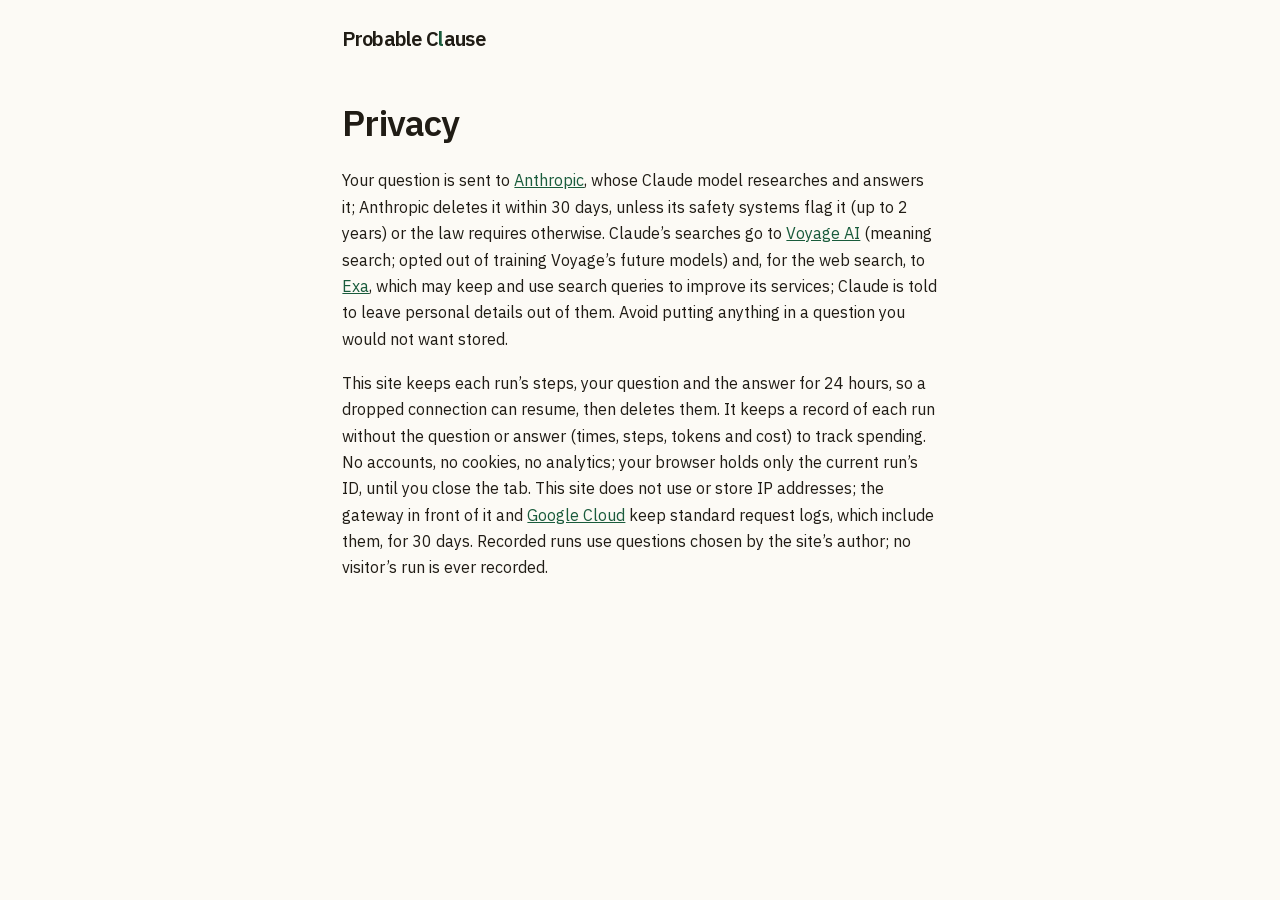
<file: web/privacy.html>
<!doctype html>
<html lang="en">
<head>
<meta charset="utf-8">
<meta name="viewport" content="width=device-width, initial-scale=1">
<meta name="color-scheme" content="light dark">
<title>Privacy · Probable Clause</title>
<link rel="icon" href="data:,">
<link rel="stylesheet" href="css/fonts.css">
<link rel="stylesheet" href="css/style.css">
<script type="module" src="js/page.js"></script>
</head>
<!-- One of the site's own pages, opened from the links under the landing page and the run's composer. Served at
     privacy beside index.html (nginx tries $uri.html), so its relative paths resolve as the page's do. -->
<body data-view="doc" data-doc="privacy">

<main class="doc">
  <a class="wordmark small" href="./" aria-label="Probable Clause, the start page">Probable C<span class="l">l</span>ause</a>
  <h1>Privacy</h1>
  <div id="doc-body"></div>
</main>

</body>
</html>
</file>
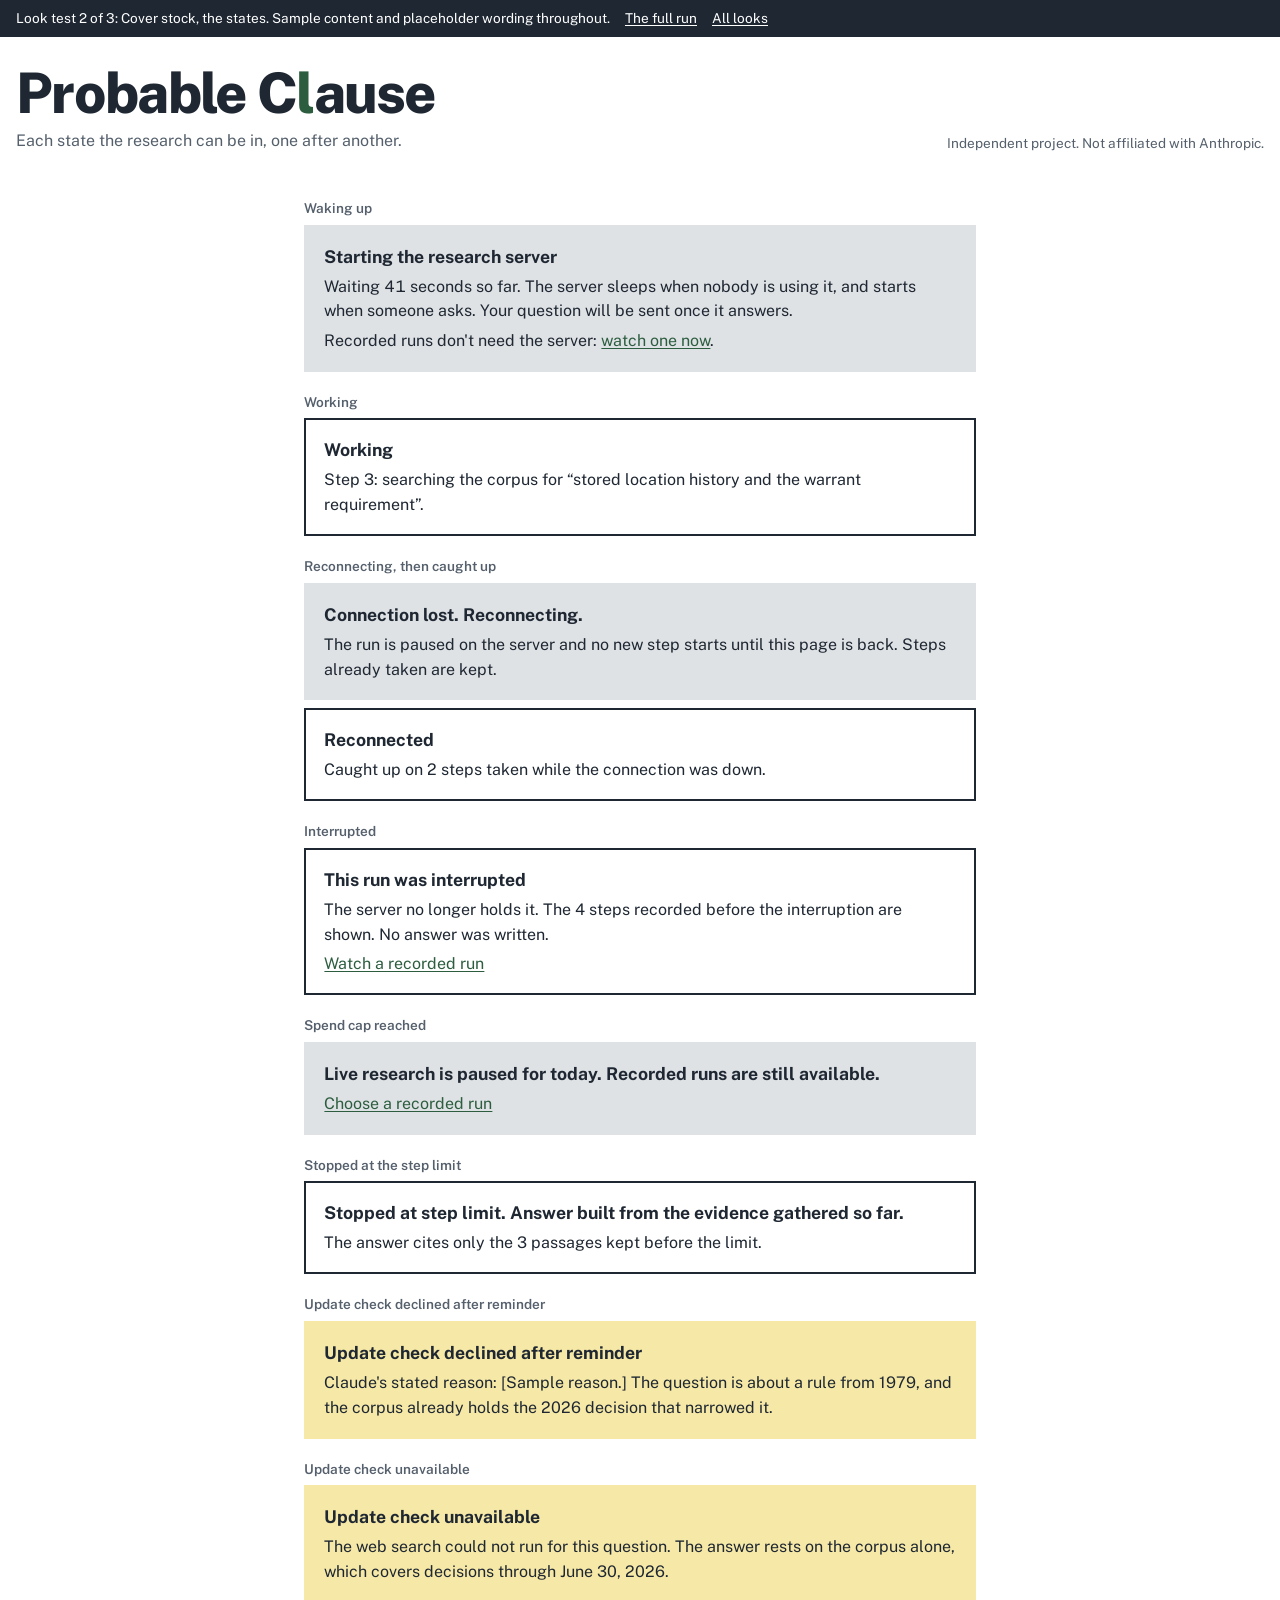
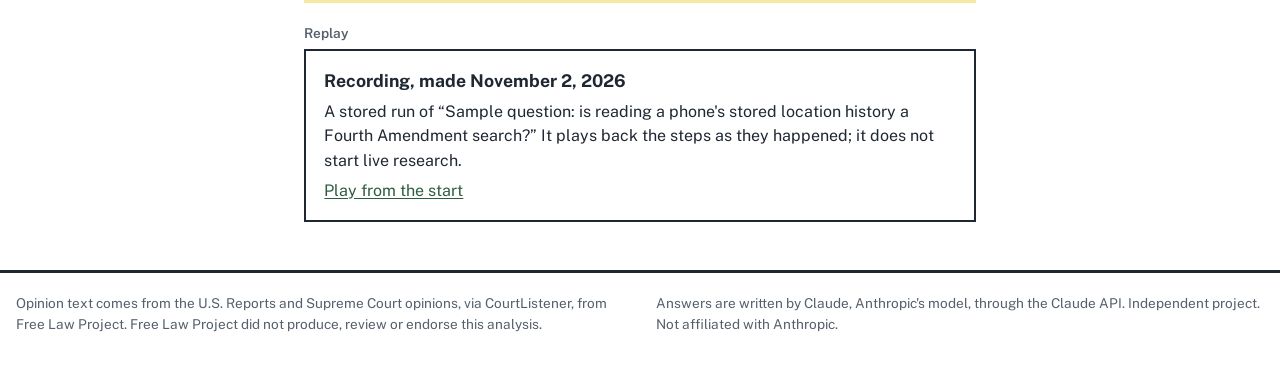
<file: web/looktests/cover-stock/states.html>
<!doctype html>
<html lang="en">
<head>
<meta charset="utf-8">
<meta name="viewport" content="width=device-width, initial-scale=1">
<title>Probable Clause, look 2: states</title>
<link rel="preconnect" href="https://fonts.googleapis.com">
<link rel="preconnect" href="https://fonts.gstatic.com" crossorigin>
<link href="https://fonts.googleapis.com/css2?family=Public+Sans:ital,wght@0,400;0,600;0,700;0,800;1,400&family=Source+Serif+4:ital,opsz,wght@0,8..60,400;0,8..60,600;1,8..60,400&display=swap" rel="stylesheet">
<link rel="stylesheet" href="style.css">
</head>
<body>

<p class="sample-banner">Look test 2 of 3: Cover stock, the states. Sample content and placeholder wording throughout. <a href="index.html">The full run</a> <a href="../index.html">All looks</a></p>

<header class="masthead">
  <div>
    <h1 class="wordmark">Probable C<span class="l">l</span>ause</h1>
    <p class="what">Each state the research can be in, one after another.</p>
  </div>
  <p class="affil">Independent project. Not affiliated with Anthropic.</p>
</header>

<main class="states">

  <section class="state" id="waking">
    <h2>Waking up</h2>
    <div class="card gray">
      <p class="say">Starting the research server</p>
      <p class="sub">Waiting <span class="elapsed">41</span> seconds so far. The server sleeps when nobody is using it, and starts when someone asks. Your question will be sent once it answers.</p>
      <p class="sub">Recorded runs don't need the server: <a href="#replay">watch one now</a>.</p>
    </div>
  </section>

  <section class="state" id="working">
    <h2>Working</h2>
    <div class="card">
      <p class="say">Working</p>
      <p class="sub">Step 3: searching the corpus for “stored location history and the warrant requirement”.</p>
    </div>
  </section>

  <section class="state" id="reconnecting">
    <h2>Reconnecting, then caught up</h2>
    <div class="card gray">
      <p class="say">Connection lost. Reconnecting.</p>
      <p class="sub">The run is paused on the server and no new step starts until this page is back. Steps already taken are kept.</p>
    </div>
    <div class="card" style="margin-top:0.5rem">
      <p class="say">Reconnected</p>
      <p class="sub">Caught up on 2 steps taken while the connection was down.</p>
    </div>
  </section>

  <section class="state" id="interrupted">
    <h2>Interrupted</h2>
    <div class="card">
      <p class="say">This run was interrupted</p>
      <p class="sub">The server no longer holds it. The 4 steps recorded before the interruption are shown. No answer was written.</p>
      <p class="sub"><a href="#replay">Watch a recorded run</a></p>
    </div>
  </section>

  <section class="state" id="cap">
    <h2>Spend cap reached</h2>
    <div class="card gray">
      <p class="say">Live research is paused for today. Recorded runs are still available.</p>
      <p class="sub"><a href="#replay">Choose a recorded run</a></p>
    </div>
  </section>

  <section class="state" id="step-limit">
    <h2>Stopped at the step limit</h2>
    <div class="card">
      <p class="say">Stopped at step limit. Answer built from the evidence gathered so far.</p>
      <p class="sub">The answer cites only the 3 passages kept before the limit.</p>
    </div>
  </section>

  <section class="state" id="declined">
    <h2>Update check declined after reminder</h2>
    <div class="card yellow">
      <p class="say">Update check declined after reminder</p>
      <p class="sub">Claude's stated reason: [Sample reason.] The question is about a rule from 1979, and the corpus already holds the 2026 decision that narrowed it.</p>
    </div>
  </section>

  <section class="state" id="unavailable">
    <h2>Update check unavailable</h2>
    <div class="card yellow">
      <p class="say">Update check unavailable</p>
      <p class="sub">The web search could not run for this question. The answer rests on the corpus alone, which covers decisions through June 30, 2026.</p>
    </div>
  </section>

  <section class="state" id="replay">
    <h2>Replay</h2>
    <div class="card">
      <p class="say">Recording, made November 2, 2026</p>
      <p class="sub">A stored run of “Sample question: is reading a phone's stored location history a Fourth Amendment search?” It plays back the steps as they happened; it does not start live research.</p>
      <p class="sub"><a href="index.html">Play from the start</a></p>
    </div>
  </section>

</main>

<footer class="colophon">
  <p>Opinion text comes from the U.S. Reports and Supreme Court opinions, via CourtListener, from Free Law Project. Free Law Project did not produce, review or endorse this analysis.</p>
  <p>Answers are written by Claude, Anthropic's model, through the Claude API. Independent project. Not affiliated with Anthropic.</p>
</footer>

</body>
</html>
</file>
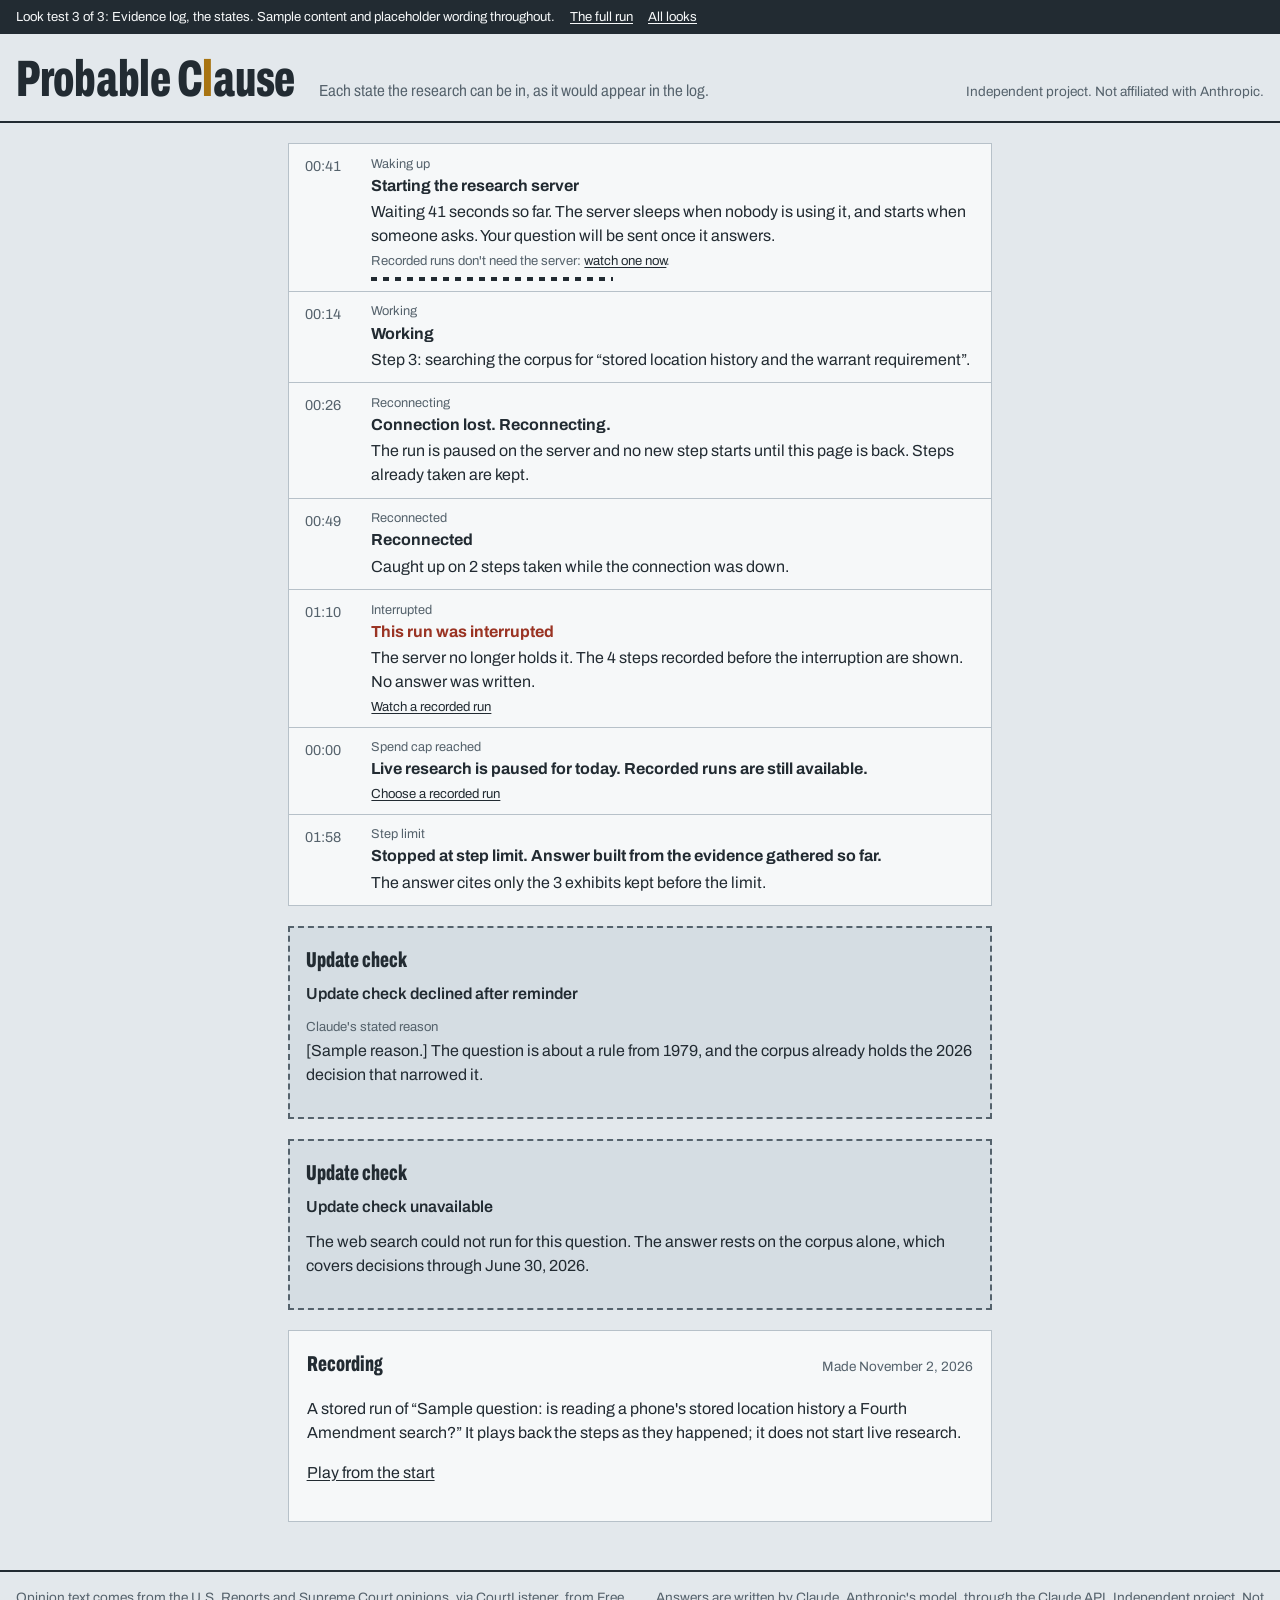
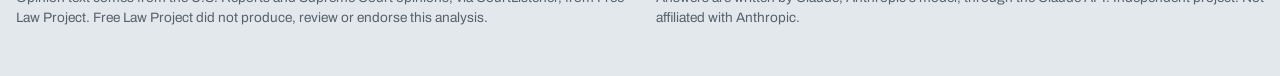
<file: web/looktests/evidence-log/states.html>
<!doctype html>
<html lang="en">
<head>
<meta charset="utf-8">
<meta name="viewport" content="width=device-width, initial-scale=1">
<title>Probable Clause, look 3: states</title>
<link rel="preconnect" href="https://fonts.googleapis.com">
<link rel="preconnect" href="https://fonts.gstatic.com" crossorigin>
<link href="https://fonts.googleapis.com/css2?family=Archivo:ital,wdth,wght@0,62..125,400..800;1,62..125,400..800&display=swap" rel="stylesheet">
<link rel="stylesheet" href="style.css">
</head>
<body>

<p class="sample-banner">Look test 3 of 3: Evidence log, the states. Sample content and placeholder wording throughout. <a href="index.html">The full run</a> <a href="../index.html">All looks</a></p>

<header class="masthead">
  <h1 class="wordmark">Probable C<span class="l">l</span>ause</h1>
  <p class="what">Each state the research can be in, as it would appear in the log.</p>
  <p class="affil">Independent project. Not affiliated with Anthropic.</p>
</header>

<main class="states">
  <ol class="log sheet">

    <li id="waking">
      <time class="num">00:41</time>
      <div>
        <h3><span class="state-name">Waking up</span>Starting the research server</h3>
        <p>Waiting <span class="num">41</span> seconds so far. The server sleeps when nobody is using it, and starts when someone asks. Your question will be sent once it answers.</p>
        <p class="tool">Recorded runs don't need the server: <a href="#replay">watch one now</a>.</p>
        <div class="bar" role="presentation"></div>
      </div>
    </li>

    <li id="working">
      <time class="num">00:14</time>
      <div>
        <h3><span class="state-name">Working</span>Working</h3>
        <p>Step 3: searching the corpus for “stored location history and the warrant requirement”.</p>
      </div>
    </li>

    <li id="reconnecting">
      <time class="num">00:26</time>
      <div>
        <h3><span class="state-name">Reconnecting</span>Connection lost. Reconnecting.</h3>
        <p>The run is paused on the server and no new step starts until this page is back. Steps already taken are kept.</p>
      </div>
    </li>
    <li>
      <time class="num">00:49</time>
      <div>
        <h3><span class="state-name">Reconnected</span>Reconnected</h3>
        <p>Caught up on 2 steps taken while the connection was down.</p>
      </div>
    </li>

    <li id="interrupted" class="rejected">
      <time class="num">01:10</time>
      <div>
        <h3><span class="state-name">Interrupted</span>This run was interrupted</h3>
        <p>The server no longer holds it. The 4 steps recorded before the interruption are shown. No answer was written.</p>
        <p class="tool"><a href="#replay">Watch a recorded run</a></p>
      </div>
    </li>

    <li id="cap">
      <time class="num">00:00</time>
      <div>
        <h3><span class="state-name">Spend cap reached</span>Live research is paused for today. Recorded runs are still available.</h3>
        <p class="tool"><a href="#replay">Choose a recorded run</a></p>
      </div>
    </li>

    <li id="step-limit">
      <time class="num">01:58</time>
      <div>
        <h3><span class="state-name">Step limit</span>Stopped at step limit. Answer built from the evidence gathered so far.</h3>
        <p>The answer cites only the 3 exhibits kept before the limit.</p>
      </div>
    </li>

  </ol>

  <section class="outside" id="declined">
    <h2>Update check</h2>
    <p class="label">Update check declined after reminder</p>
    <p class="synth-tag">Claude's stated reason</p>
    <p class="synth">[Sample reason.] The question is about a rule from 1979, and the corpus already holds the 2026 decision that narrowed it.</p>
  </section>

  <section class="outside" id="unavailable">
    <h2>Update check</h2>
    <p class="label">Update check unavailable</p>
    <p class="synth">The web search could not run for this question. The answer rests on the corpus alone, which covers decisions through June 30, 2026.</p>
  </section>

  <section class="findings sheet" id="replay">
    <div class="sec-head">
      <h2>Recording</h2>
      <p>Made November 2, 2026</p>
    </div>
    <p>A stored run of “Sample question: is reading a phone's stored location history a Fourth Amendment search?” It plays back the steps as they happened; it does not start live research.</p>
    <p><a href="index.html">Play from the start</a></p>
  </section>
</main>

<footer class="colophon">
  <p>Opinion text comes from the U.S. Reports and Supreme Court opinions, via CourtListener, from Free Law Project. Free Law Project did not produce, review or endorse this analysis.</p>
  <p>Answers are written by Claude, Anthropic's model, through the Claude API. Independent project. Not affiliated with Anthropic.</p>
</footer>

</body>
</html>
</file>
<file: web/looktests/cover-stock/style.css>
/* Look 2: Cover stock. Supreme Court Rule 33 gives each kind of brief a
   cover colour. Here each colour marks one kind of text on the page, and
   only that: kept and discarded are told apart by shape and words. */

:root {
  color-scheme: light;
  --paper: #ffffff;
  --ink: #1e2732;
  --ink-soft: #55606c;
  --line: #c4c9cf;

  --stock-white: #ffffff;    /* petition: the question */
  --stock-blue: #cfe0f1;     /* merits brief, light blue: opinion text */
  --stock-tan: #e2d3b3;      /* tan: the Reporter's syllabus */
  --stock-yellow: #f6e8a6;   /* reply, yellow: what came after (update check) */
  --stock-green: #d6eacb;    /* amicus, neither party, light green: Claude's synthesis */
  --stock-orange: #f4b97c;   /* brief in opposition, orange: not accepted */
  --stock-red: #f3cbc5;      /* light red: name not found */
  --stock-gray: #dfe2e5;     /* United States, gray: our notices */
  --stock-darkgreen: #2c5d3f;/* amicus for respondent, dark green: the "l", actions */

  --sans: "Public Sans", system-ui, sans-serif;
  --serif: "Source Serif 4", Georgia, serif;
}

* { box-sizing: border-box; }
html { background: var(--paper); }
body {
  margin: 0;
  background: var(--paper);
  color: var(--ink);
  font-family: var(--sans);
  font-size: 1rem;
  line-height: 1.55;
  -webkit-text-size-adjust: 100%;
}

a { color: var(--stock-darkgreen); text-underline-offset: 0.15em; }
a:focus-visible, button:focus-visible, textarea:focus-visible {
  outline: 3px solid var(--ink);
  outline-offset: 2px;
}

.sample-banner {
  margin: 0;
  padding: 0.5rem 1rem;
  background: var(--ink);
  color: #fff;
  font-size: 0.85rem;
}
.sample-banner a { color: #fff; margin-left: 0.75rem; white-space: nowrap; }

/* Masthead */
.masthead {
  display: flex;
  flex-wrap: wrap;
  align-items: flex-end;
  justify-content: space-between;
  gap: 0.5rem 2rem;
  max-width: 82rem;
  margin: 0 auto;
  padding: 1.75rem 1rem 1.25rem;
}
.wordmark {
  margin: 0;
  font-weight: 800;
  font-size: clamp(2.25rem, 6vw, 3.5rem);
  line-height: 1;
  letter-spacing: -0.03em;
}
.wordmark .l {
  color: var(--stock-darkgreen);
}
.masthead .what { margin: 0.5rem 0 0; color: var(--ink-soft); max-width: 34rem; }
.masthead .affil { margin: 0; font-size: 0.85rem; color: var(--ink-soft); }

/* Notices on gray stock */
.notices {
  max-width: 82rem;
  margin: 0 auto;
  padding: 0 1rem;
}
.notices .stock {
  background: var(--stock-gray);
  padding: 1rem 1.25rem;
  display: grid;
  grid-template-columns: repeat(auto-fit, minmax(min(100%, 16rem), 1fr));
  gap: 0.75rem 2rem;
  font-size: 0.92rem;
}
.notices p { margin: 0; }
.notices strong { font-weight: 700; }

/* Legend: what each colour means */
.legend {
  max-width: 82rem;
  margin: 1rem auto 0;
  padding: 0 1rem;
  font-size: 0.85rem;
  color: var(--ink-soft);
}
.legend ul {
  list-style: none;
  margin: 0.35rem 0 0;
  padding: 0;
  display: flex;
  flex-wrap: wrap;
  gap: 0.35rem 1.1rem;
}
.legend li { display: flex; align-items: center; gap: 0.4rem; color: var(--ink); }
.swatch {
  display: inline-block;
  width: 1.4rem;
  height: 0.9rem;
  border: 1px solid rgba(30, 39, 50, 0.25);
}
.sw-blue { background: var(--stock-blue); }
.sw-tan { background: var(--stock-tan); }
.sw-yellow { background: var(--stock-yellow); }
.sw-green { background: var(--stock-green); }
.sw-orange { background: var(--stock-orange); }
.sw-red { background: var(--stock-red); }
.legend .basis { margin: 0.35rem 0 0; }

/* Two columns */
.layout {
  max-width: 82rem;
  margin: 1.5rem auto 0;
  padding: 0 1rem 3rem;
}
.tabs { display: none; }

.pane-head {
  display: flex;
  align-items: baseline;
  justify-content: space-between;
  gap: 1rem;
  border-bottom: 3px solid var(--ink);
  padding-bottom: 0.35rem;
  margin: 0 0 1rem;
}
.pane-head h2 { margin: 0; font-size: 1.15rem; font-weight: 800; }
.pane-head p { margin: 0; font-size: 0.88rem; color: var(--ink-soft); }

/* Question box: white stock, like a petition */
.ask {
  border: 2px solid var(--ink);
  padding: 1rem;
  margin-bottom: 1.75rem;
}
.ask label { display: block; font-weight: 700; margin-bottom: 0.4rem; }
.ask textarea {
  display: block;
  width: 100%;
  min-height: 4.75rem;
  padding: 0.55rem 0.7rem;
  border: 1px solid var(--line);
  background: #fff;
  color: var(--ink);
  font: inherit;
  font-family: var(--serif);
  font-size: 1.05rem;
  resize: vertical;
}
.ask .actions { display: flex; flex-wrap: wrap; gap: 0.5rem 1.25rem; align-items: center; margin-top: 0.75rem; }
.ask button {
  font: inherit;
  font-weight: 700;
  padding: 0.55rem 1.4rem;
  background: var(--stock-darkgreen);
  color: #fff;
  border: 0;
  cursor: pointer;
}

/* Steps */
.steps { list-style: none; margin: 0; padding: 0; counter-reset: step; }
.steps > li {
  counter-increment: step;
  display: grid;
  grid-template-columns: 2.25rem minmax(0, 1fr);
  gap: 0 0.5rem;
  padding: 0.8rem 0;
  border-bottom: 1px solid var(--line);
}
.steps > li::before {
  content: counter(step);
  font-weight: 800;
  font-size: 1.1rem;
  line-height: 1.4;
  color: var(--ink-soft);
  font-variant-numeric: tabular-nums;
}
.steps h3 { margin: 0; font-size: 1rem; font-weight: 700; }
.steps p { margin: 0.2rem 0 0; }
.steps .query { font-family: var(--serif); font-size: 1.05rem; }
.steps .tool { font-size: 0.85rem; color: var(--ink-soft); }
.steps .chips { display: flex; flex-wrap: wrap; gap: 0.3rem; margin-top: 0.35rem; }
.chip {
  display: inline-block;
  padding: 0.05rem 0.45rem;
  font-size: 0.8rem;
  font-weight: 700;
  background: var(--stock-blue);
  color: var(--ink);
  text-decoration: none;
  font-variant-numeric: tabular-nums;
}
.chip.out { border: 1px dashed var(--ink); padding: 0 0.4rem; font-weight: 400; }
.chip.syl { background: var(--stock-tan); }

.steps > li.rejected .body {
  background: var(--stock-orange);
  padding: 0.6rem 0.75rem;
}
.steps > li.rejected .result { font-weight: 600; }

.params {
  display: grid;
  grid-template-columns: max-content minmax(0, 1fr);
  gap: 0.15rem 1rem;
  margin: 0.5rem 0 0;
  font-size: 0.88rem;
}
.params dt { color: var(--ink-soft); }
.params dd { margin: 0; overflow-wrap: anywhere; font-weight: 600; }

/* Update check: yellow stock */
.update {
  background: var(--stock-yellow);
  padding: 1.1rem 1.25rem 1.25rem;
  margin-top: 1.75rem;
}
.update h2 { margin: 0 0 0.4rem; font-size: 1.15rem; font-weight: 800; }
.update .label { margin: 0 0 0.8rem; font-weight: 600; }
.update .synth-tag { margin: 0; font-size: 0.82rem; color: var(--ink-soft); }
.update .synth { margin: 0.2rem 0 0.8rem; }
.update ul { list-style: none; margin: 0; padding: 0; border-top: 1px solid rgba(30,39,50,0.25); }
.update li { padding: 0.5rem 0; border-bottom: 1px solid rgba(30,39,50,0.25); }
.update li a { font-weight: 600; color: var(--ink); }
.update li .pub { display: block; font-size: 0.82rem; color: var(--ink-soft); overflow-wrap: anywhere; }
.update .linkonly { margin: 0.6rem 0 0; font-size: 0.85rem; }
.update .params { margin-top: 0.75rem; }

/* Answer */
.answer { margin-top: 2rem; }
.answer .byline { margin: 0 0 1rem; font-size: 0.88rem; color: var(--ink-soft); }
.answer .prose {
  font-family: var(--serif);
  font-size: 1.15rem;
  line-height: 1.65;
  max-width: 40rem;
}
.answer .prose p { margin: 0 0 1rem; }
.answer .chip { font-family: var(--sans); vertical-align: 0.15em; margin-left: 0.15rem; }
.answer .synth {
  background: var(--stock-green);
  box-decoration-break: clone;
  -webkit-box-decoration-break: clone;
  padding: 0.1rem 0.25rem;
}
.answer .flagged {
  background: var(--stock-red);
  box-decoration-break: clone;
  -webkit-box-decoration-break: clone;
  padding: 0.05rem 0.2rem;
  outline: 2px solid #b4483b;
}
.answer .flag-note {
  display: block;
  margin: 0.5rem 0 0;
  padding: 0.5rem 0.75rem;
  background: var(--stock-red);
  font-family: var(--sans);
  font-size: 0.88rem;
}
.answer .closing { font-family: var(--sans); font-size: 0.95rem; color: var(--ink-soft); }
.answer .key { font-family: var(--sans); font-size: 0.85rem; color: var(--ink-soft); border-top: 1px solid var(--line); padding-top: 0.6rem; }

/* Passages panel */
.passages { list-style: none; margin: 0; padding: 0; display: grid; gap: 0.85rem; }
.passage {
  background: var(--stock-blue);
  padding: 0.85rem 1rem 0.9rem;
  border-left: 6px solid var(--ink);
  font-size: 0.9rem;
}
.passage.syllabus { background: var(--stock-tan); }
/* Discarded keeps its stock colour (it is still opinion or syllabus text);
   the solid bar becomes a dashed one and the mark goes hollow. */
.passage.discarded { border-left: 6px dashed var(--ink-soft); }
.passage.discarded .text, .passage.discarded .case { color: var(--ink-soft); }
.passage .verdict { display: flex; flex-wrap: wrap; gap: 0.2rem 0.6rem; align-items: baseline; margin: 0 0 0.45rem; }
.passage .mark { font-weight: 800; }
.passage .mark::before { content: "\25A0\00a0"; }
.passage.discarded .mark::before { content: "\25A1\00a0"; }
.passage .pid { font-size: 0.8rem; color: var(--ink-soft); font-variant-numeric: tabular-nums; }
.passage .reason { flex-basis: 100%; }
.passage .case { margin: 0; font-weight: 700; font-size: 0.95rem; }
.passage .meta { margin: 0.15rem 0 0.5rem; color: var(--ink-soft); }
.passage .text {
  margin: 0.5rem 0;
  font-family: var(--serif);
  font-size: 1.02rem;
  line-height: 1.55;
}
.passage .pin { font-family: var(--sans); font-size: 0.8rem; color: var(--ink-soft); white-space: nowrap; }
.passage .syl-label { margin: 0.35rem 0; font-weight: 600; }
.passage .guarantee { margin: 0.4rem 0 0; font-weight: 600; }
.passage .slip { margin: 0.25rem 0 0; font-style: italic; }
.passage .found { margin: 0.25rem 0 0; color: var(--ink-soft); }
.passage:target { outline: 3px solid var(--ink); outline-offset: 2px; }

.colophon {
  max-width: 82rem;
  margin: 0 auto;
  padding: 1.25rem 1rem 3rem;
  border-top: 3px solid var(--ink);
  font-size: 0.85rem;
  color: var(--ink-soft);
  display: grid;
  grid-template-columns: repeat(auto-fit, minmax(min(100%, 18rem), 1fr));
  gap: 0.5rem 2rem;
}
.colophon p { margin: 0; }

/* States page */
.states { max-width: 44rem; margin: 1.5rem auto 0; padding: 0 1rem 3rem; display: grid; gap: 1.25rem; }
.state h2 { margin: 0 0 0.35rem; font-size: 0.85rem; font-weight: 600; color: var(--ink-soft); }
.state .card { padding: 1rem 1.15rem; border: 2px solid var(--ink); }
.state .card.gray { background: var(--stock-gray); border-color: transparent; }
.state .card.orange { background: var(--stock-orange); border-color: transparent; }
.state .card.yellow { background: var(--stock-yellow); border-color: transparent; }
.state .say { margin: 0; font-size: 1.1rem; font-weight: 700; }
.state .sub { margin: 0.3rem 0 0; }
.state .elapsed { font-variant-numeric: tabular-nums; }

@media (min-width: 1000px) {
  .layout {
    display: grid;
    grid-template-columns: minmax(0, 1fr) minmax(0, 27rem);
    gap: 2.5rem;
    align-items: start;
  }
  #passages {
    position: sticky;
    top: 0;
    max-height: 100vh;
    overflow-y: auto;
    padding: 0.25rem 0.25rem 1rem 0;
  }
}

/* Phone and small tablets: one pane at a time, switched by a sticky tab bar.
   No script: the tabs are links, and :target picks the pane. A passage link
   in the answer opens the Passages pane on that passage. */
@media (max-width: 999px) {
  .tabs {
    display: grid;
    grid-template-columns: 1fr 1fr;
    position: sticky;
    top: 0;
    z-index: 5;
    margin: 0 -1rem 1rem;
    background: var(--paper);
    border-bottom: 3px solid var(--ink);
  }
  .tabs a {
    display: block;
    padding: 0.7rem 0.5rem;
    text-align: center;
    font-weight: 700;
    color: var(--ink-soft);
    text-decoration: none;
  }
  .tabs .count { font-weight: 400; font-size: 0.85rem; }
  .tab-research { background: var(--ink); color: #fff !important; }

  #passages { display: none; }
  .layout:has(#passages:target, #passages :target) #passages { display: block; }
  .layout:has(#passages:target, #passages :target) #research { display: none; }
  .layout:has(#passages:target, #passages :target) .tab-research { background: transparent; color: var(--ink-soft) !important; }
  .layout:has(#passages:target, #passages :target) .tab-passages { background: var(--ink); color: #fff; }

  #research, #passages { scroll-margin-top: 3.5rem; }
  .passage { scroll-margin-top: 3.75rem; }
  .pane-head { margin-top: 0.25rem; }
}

@media (max-width: 480px) {
  .masthead { padding-top: 1.25rem; }
  .steps > li { grid-template-columns: 1.75rem minmax(0, 1fr); }
  .answer .prose { font-size: 1.08rem; }
}
</file>
<file: web/looktests/evidence-log/style.css>
/* Look 3: Evidence log. The research as a chain of custody: every step a
   timed log line, every passage an exhibit on a manila tag, stamped kept
   or discarded with its reason. The tags are the one bold element. */

:root {
  color-scheme: light;
  --paper: #e3e8ec;
  --sheet: #f6f8f9;
  --ink: #222b32;
  --ink-soft: #55626c;
  --rule: #b7c1c9;
  --manila: #ecdca6;
  --manila-edge: #c9b46e;
  --gray-tag: #d4d9dd;       /* the Reporter's syllabus: a different tag */
  --kept: #1d6a44;
  --discarded: #9a3424;
  --ochre: #a87412;          /* the "l" */
  --outside: #d5dde3;        /* the web check, outside the evidence */
  --font: "Archivo", "Arial Narrow", system-ui, sans-serif;
}

* { box-sizing: border-box; }
html { background: var(--paper); }
body {
  margin: 0;
  background: var(--paper);
  color: var(--ink);
  font-family: var(--font);
  font-size: 1rem;
  line-height: 1.5;
  font-variation-settings: "wdth" 100;
  -webkit-text-size-adjust: 100%;
}
.num { font-variant-numeric: tabular-nums; }

a { color: var(--ink); text-underline-offset: 0.15em; }
a:focus-visible, button:focus-visible, textarea:focus-visible {
  outline: 3px solid var(--ochre);
  outline-offset: 2px;
}

.sample-banner {
  margin: 0;
  padding: 0.45rem 1rem;
  background: var(--ink);
  color: var(--sheet);
  font-size: 0.82rem;
}
.sample-banner a { color: var(--sheet); margin-left: 0.75rem; white-space: nowrap; }

/* Masthead: one condensed line, like a file label */
.masthead {
  max-width: 84rem;
  margin: 0 auto;
  padding: 1.25rem 1rem 1rem;
  display: flex;
  flex-wrap: wrap;
  align-items: baseline;
  gap: 0.35rem 1.5rem;
  border-bottom: 2px solid var(--ink);
}
.wordmark {
  margin: 0;
  font-size: clamp(2.1rem, 6vw, 3.2rem);
  font-weight: 800;
  font-variation-settings: "wdth" 62;
  line-height: 1;
  letter-spacing: -0.005em;
}
.wordmark .l { color: var(--ochre); }
.masthead .what {
  margin: 0;
  flex: 1 1 18rem;
  font-variation-settings: "wdth" 85;
  color: var(--ink-soft);
}
.masthead .affil { margin: 0; font-size: 0.85rem; color: var(--ink-soft); }

/* Notices as a ruled strip of terms */
.terms {
  max-width: 84rem;
  margin: 0 auto;
  padding: 0 1rem;
}
.terms dl {
  margin: 0;
  display: grid;
  grid-template-columns: repeat(auto-fit, minmax(min(100%, 15rem), 1fr));
  border-bottom: 1px solid var(--rule);
}
.terms div { padding: 0.7rem 1rem 0.75rem 0; }
.terms dt {
  font-weight: 700;
  font-variation-settings: "wdth" 75;
  font-size: 0.95rem;
}
.terms dd { margin: 0.1rem 0 0; font-size: 0.9rem; color: var(--ink); }

.layout {
  max-width: 84rem;
  margin: 1.25rem auto 0;
  padding: 0 1rem 3rem;
}

.sheet {
  background: var(--sheet);
  border: 1px solid var(--rule);
}

/* Question */
.ask { padding: 1rem; margin-bottom: 1.25rem; }
.ask label { display: block; font-weight: 700; font-variation-settings: "wdth" 75; margin-bottom: 0.35rem; }
.ask textarea {
  display: block;
  width: 100%;
  min-height: 4.5rem;
  padding: 0.55rem 0.7rem;
  border: 1px solid var(--rule);
  background: #fff;
  color: var(--ink);
  font: inherit;
  font-size: 1.05rem;
  resize: vertical;
}
.ask .actions { display: flex; flex-wrap: wrap; gap: 0.5rem 1.25rem; align-items: center; margin-top: 0.7rem; }
.ask button {
  font: inherit;
  font-weight: 700;
  padding: 0.5rem 1.5rem;
  background: var(--ink);
  color: var(--sheet);
  border: 0;
  cursor: pointer;
}

.sec-head {
  display: flex;
  justify-content: space-between;
  align-items: baseline;
  gap: 1rem;
  margin: 0 0 0.5rem;
}
.sec-head h2 {
  margin: 0;
  font-size: 1.35rem;
  font-weight: 800;
  font-variation-settings: "wdth" 62;
}
.sec-head p { margin: 0; font-size: 0.85rem; color: var(--ink-soft); }

/* The log */
.log { list-style: none; margin: 0; padding: 0; }
.log > li {
  display: grid;
  grid-template-columns: 3.4rem minmax(0, 1fr);
  gap: 0 0.75rem;
  padding: 0.65rem 1rem;
  border-top: 1px solid var(--rule);
}
.log > li:first-child { border-top: 0; }
.log time {
  font-variant-numeric: tabular-nums;
  color: var(--ink-soft);
  font-size: 0.9rem;
  padding-top: 0.1rem;
}
.log h3 { margin: 0; font-size: 1rem; font-weight: 700; }
.log p { margin: 0.15rem 0 0; }
.log .query { font-size: 1.05rem; font-variation-settings: "wdth" 90; }
.log .tool { font-size: 0.82rem; color: var(--ink-soft); }
.log .refs { margin-top: 0.3rem; font-size: 0.9rem; }
.log .refs a { font-weight: 700; margin-right: 0.35rem; }
.log .refs .k { color: var(--kept); }
.log .refs .d { color: var(--discarded); }

.log > li.rejected { background: repeating-linear-gradient(-45deg, transparent 0 10px, rgba(154,52,36,0.06) 10px 20px); }
.log > li.rejected h3 { color: var(--discarded); }
.log > li.rejected .result {
  margin-top: 0.35rem;
  padding: 0.35rem 0.6rem;
  border: 1.5px solid var(--discarded);
  background: var(--sheet);
  font-weight: 600;
}

.params {
  display: grid;
  grid-template-columns: max-content minmax(0, 1fr);
  gap: 0.1rem 1rem;
  margin: 0.4rem 0 0;
  font-size: 0.88rem;
}
.params dt { color: var(--ink-soft); }
.params dd { margin: 0; overflow-wrap: anywhere; font-weight: 600; }

/* Outside check: the web, held apart from the evidence */
.outside {
  margin-top: 1.25rem;
  padding: 1rem 1rem 1.1rem;
  background: var(--outside);
  border: 2px dashed var(--ink-soft);
}
.outside h2 {
  margin: 0 0 0.35rem;
  font-size: 1.35rem;
  font-weight: 800;
  font-variation-settings: "wdth" 62;
}
.outside .label { margin: 0 0 0.7rem; font-weight: 600; }
.outside .synth-tag { margin: 0; font-size: 0.82rem; color: var(--ink-soft); }
.outside .synth { margin: 0.15rem 0 0.75rem; }
.outside ul { list-style: none; margin: 0; padding: 0; }
.outside li { padding: 0.45rem 0; border-top: 1px solid var(--rule); }
.outside li a { font-weight: 700; }
.outside .pub { display: block; font-size: 0.82rem; color: var(--ink-soft); overflow-wrap: anywhere; }
.outside .linkonly { margin: 0.5rem 0 0; font-size: 0.85rem; }

/* Findings */
.findings { margin-top: 1.25rem; padding: 1.1rem 1.1rem 1.25rem; }
.findings .byline { margin: 0 0 0.9rem; font-size: 0.85rem; color: var(--ink-soft); }
.findings .prose { font-size: 1.1rem; line-height: 1.6; max-width: 42rem; font-variation-settings: "wdth" 95; }
.findings .prose p { margin: 0 0 0.9rem; }
.findings a.ex {
  font-size: 0.8rem;
  font-weight: 700;
  font-variation-settings: "wdth" 75;
  text-decoration: none;
  background: var(--manila);
  border: 1px solid var(--manila-edge);
  padding: 0 0.3rem;
  margin-left: 0.15rem;
  vertical-align: 0.12em;
  white-space: nowrap;
}
.findings .synth {
  margin: 1rem 0;
  padding: 0.6rem 0.8rem;
  border-left: 4px solid var(--ink-soft);
  background: repeating-linear-gradient(0deg, transparent 0 1.55em, rgba(34,43,50,0.05) 1.55em 1.6em);
}
.findings .synth .synth-label {
  display: block;
  font-size: 0.82rem;
  font-weight: 700;
  font-variation-settings: "wdth" 75;
  color: var(--ink-soft);
}
.findings .flagged {
  text-decoration: underline 2px var(--discarded);
  text-decoration-style: wavy;
  text-underline-offset: 0.25em;
}
.findings .flag-note {
  display: block;
  margin-top: 0.4rem;
  font-size: 0.88rem;
  color: var(--discarded);
  font-weight: 600;
}
.findings .closing, .findings .key { font-size: 0.92rem; color: var(--ink-soft); }
.findings .key { border-top: 1px solid var(--rule); padding-top: 0.5rem; }

/* Exhibits */
.exhibits-bar { display: none; }
.exhibit-list { list-style: none; margin: 0; padding: 0; display: grid; gap: 1rem; }

.tag {
  position: relative;
  background: var(--manila);
  border: 1px solid var(--manila-edge);
  padding: 1.6rem 1rem 0.9rem;
  /* a shipping-tag silhouette: top corners cut */
  clip-path: polygon(1.1rem 0, calc(100% - 1.1rem) 0, 100% 1.1rem, 100% 100%, 0 100%, 0 1.1rem);
  font-size: 0.9rem;
}
.tag::before {
  /* the punched hole */
  content: "";
  position: absolute;
  top: 0.55rem;
  left: 50%;
  width: 0.7rem;
  height: 0.7rem;
  margin-left: -0.35rem;
  border-radius: 50%;
  background: var(--paper);
  box-shadow: inset 0 0 0 2px var(--manila-edge);
}
.tag.syllabus { background: var(--gray-tag); border-color: #a9b2b9; }
.tag.syllabus::before { box-shadow: inset 0 0 0 2px #a9b2b9; }

.tag .head {
  display: flex;
  justify-content: space-between;
  align-items: flex-start;
  gap: 0.75rem;
}
.tag .exno {
  margin: 0;
  font-size: 1.25rem;
  font-weight: 800;
  font-variation-settings: "wdth" 62;
  line-height: 1.1;
}
.stamp {
  flex: none;
  display: inline-block;
  padding: 0.1rem 0.5rem;
  border: 2px solid currentColor;
  font-weight: 800;
  font-variation-settings: "wdth" 75;
  font-size: 0.95rem;
  transform: rotate(-4deg);
  transform-origin: center;
}
.tag.kept .stamp { color: var(--kept); }
.tag.discarded .stamp { color: var(--discarded); }
.tag .reason { margin: 0.3rem 0 0.55rem; font-weight: 600; }
.tag.discarded .reason { color: var(--discarded); }

.tag dl.fields {
  display: grid;
  grid-template-columns: 5.4rem minmax(0, 1fr);
  gap: 0.1rem 0.6rem;
  margin: 0 0 0.6rem;
  padding: 0.5rem 0;
  border-top: 1px solid var(--manila-edge);
  border-bottom: 1px solid var(--manila-edge);
  font-size: 0.85rem;
}
.tag.syllabus dl.fields { border-color: #a9b2b9; }
.tag dl.fields dt { color: var(--ink-soft); font-variation-settings: "wdth" 80; }
.tag dl.fields dd { margin: 0; }
.tag .text {
  margin: 0.4rem 0;
  padding: 0.6rem 0.7rem;
  background: var(--sheet);
  font-size: 0.98rem;
  line-height: 1.5;
}
.tag.discarded .text { color: var(--ink-soft); }
.tag .pin { font-size: 0.8rem; color: var(--ink-soft); white-space: nowrap; }
.tag .syl-label { margin: 0.4rem 0; font-weight: 700; }
.tag .guarantee { margin: 0.35rem 0 0; font-weight: 700; font-size: 0.85rem; }
.tag .slip { margin: 0.2rem 0 0; font-size: 0.85rem; font-style: italic; }
.tag:target { outline: 3px solid var(--ochre); outline-offset: -3px; }

.colophon {
  max-width: 84rem;
  margin: 0 auto;
  padding: 1rem 1rem 3rem;
  border-top: 2px solid var(--ink);
  font-size: 0.85rem;
  color: var(--ink-soft);
  display: grid;
  grid-template-columns: repeat(auto-fit, minmax(min(100%, 18rem), 1fr));
  gap: 0.5rem 2rem;
}
.colophon p { margin: 0; }

/* States page */
.states { max-width: 46rem; margin: 1.25rem auto 0; padding: 0 1rem 3rem; }
.states .log > li { background: var(--sheet); }
.states .state-name { display: block; font-size: 0.8rem; color: var(--ink-soft); font-weight: 400; }
.states .bar { margin-top: 0.4rem; height: 4px; background: repeating-linear-gradient(90deg, var(--ink) 0 6px, transparent 6px 12px); width: 40%; }

@media (min-width: 1000px) {
  .layout {
    display: grid;
    grid-template-columns: minmax(0, 1fr) minmax(0, 25rem);
    gap: 1.75rem;
    align-items: start;
  }
  #exhibits {
    position: sticky;
    top: 0;
    max-height: 100vh;
    overflow-y: auto;
    padding: 0.5rem 0.25rem 1rem;
  }
  .exhibits-close { display: none; }
}

/* Phone and small tablets: the exhibits ride in a bottom sheet with a
   running count. No script: links set :target, which opens the sheet. */
@media (max-width: 999px) {
  body { padding-bottom: 3.75rem; }
  #exhibits {
    position: fixed;
    left: 0;
    right: 0;
    bottom: 0;
    z-index: 10;
    height: 3.25rem;
    overflow: hidden;
    background: var(--paper);
    border-top: 2px solid var(--ink);
    box-shadow: 0 -6px 18px rgba(34, 43, 50, 0.18);
  }
  .exhibits-bar {
    display: flex;
    align-items: center;
    justify-content: space-between;
    gap: 0.75rem;
    height: 3.25rem;
    padding: 0 1rem;
    background: var(--ink);
    color: var(--sheet);
  }
  .exhibits-bar .count { font-weight: 700; font-variation-settings: "wdth" 75; font-size: 1rem; }
  .exhibits-bar .count .k { color: #9fd7b6; }
  .exhibits-bar a {
    color: var(--sheet);
    font-weight: 700;
    padding: 0.4rem 0.2rem;
  }
  .exhibits-bar .exhibits-close { display: none; }
  #exhibits .sec-head { display: none; }
  .exhibit-list { padding: 1rem; }

  #exhibits:target, #exhibits:has(:target) {
    height: 82vh;
    height: 82dvh;
    overflow-y: auto;
    overscroll-behavior: contain;
  }
  #exhibits:target .exhibits-bar, #exhibits:has(:target) .exhibits-bar {
    position: sticky;
    top: 0;
    z-index: 2;
  }
  #exhibits:target .exhibits-open, #exhibits:has(:target) .exhibits-open { display: none; }
  #exhibits:target .exhibits-close, #exhibits:has(:target) .exhibits-close { display: inline; }
  .tag { scroll-margin-top: 4rem; }
}

@media (max-width: 480px) {
  .log > li { grid-template-columns: 2.9rem minmax(0, 1fr); padding: 0.6rem 0.75rem; gap: 0 0.5rem; }
  .tag dl.fields { grid-template-columns: 4.6rem minmax(0, 1fr); }
}

@media (prefers-reduced-motion: no-preference) {
  #exhibits { transition: height 0.2s ease-out; }
}
</file>
<file: web/looktests/machinery/style.css>
/* Prototype: the machinery look. Three faces for three layers:
   the product in Instrument Sans, court text in Newsreader, the API in JetBrains Mono.
   Palettes are built in OKLCH from one hue (--h0) that tints the neutrals and sets the brand,
   plus four source hues at equal lightness and chroma, so every kept passage weighs the same. */

:root {
  --h0: 160;
  --s1: 245; --s2: 295; --s3: 75; --s4: 350;
}
:root[data-palette="cobalt"] { --h0: 262; --s1: 200; --s2: 150; --s3: 80; --s4: 320; }
:root[data-palette="violet"] { --h0: 292; --s1: 220; --s2: 160; --s3: 75; --s4: 350; }

/* light */
:root {
  color-scheme: light;
  --bg: oklch(0.995 0.002 var(--h0));
  --surface: oklch(0.965 0.008 var(--h0));
  --raise: oklch(1 0 0);
  --ink: oklch(0.22 0.02 var(--h0));
  --muted: oklch(0.50 0.02 var(--h0));
  --line: oklch(0.90 0.012 var(--h0));
  --brand: oklch(0.52 0.17 var(--h0));
  --brand-hover: oklch(0.46 0.17 var(--h0));
  --on-brand: oklch(0.99 0.005 var(--h0));
  --flag: oklch(0.55 0.19 27);
  --src-l: 0.55; --src-c: 0.13;
  --mix: 15%;
  --syl-bg: oklch(0.975 0.02 85);
  --syl-ink: oklch(0.45 0.07 75);
  --code-bg: oklch(0.21 0.025 var(--h0));
  --code-raise: oklch(0.25 0.03 var(--h0));
  --code-line: oklch(0.32 0.03 var(--h0));
  --code-ink: oklch(0.89 0.015 var(--h0));
  --code-muted: oklch(0.66 0.03 var(--h0));
  --shadow: 0 1px 2px oklch(0.2 0.02 var(--h0) / 0.05), 0 10px 30px -14px oklch(0.4 0.12 var(--h0) / 0.28);
}
/* dark: follows the system unless the viewer picked Light; or forced with Dark */
@media (prefers-color-scheme: dark) {
  :root:not([data-theme="light"]) {
    color-scheme: dark;
    --bg: oklch(0.17 0.012 var(--h0));
    --surface: oklch(0.205 0.015 var(--h0));
    --raise: oklch(0.235 0.017 var(--h0));
    --ink: oklch(0.94 0.008 var(--h0));
    --muted: oklch(0.72 0.02 var(--h0));
    --line: oklch(0.32 0.02 var(--h0));
    --brand: oklch(0.72 0.14 var(--h0));
    --brand-hover: oklch(0.78 0.13 var(--h0));
    --on-brand: oklch(0.17 0.02 var(--h0));
    --flag: oklch(0.72 0.15 27);
    --src-l: 0.76; --src-c: 0.12;
    --mix: 26%;
    --syl-bg: oklch(0.25 0.025 80);
    --syl-ink: oklch(0.80 0.07 80);
    --code-bg: oklch(0.135 0.01 var(--h0));
    --code-raise: oklch(0.165 0.012 var(--h0));
    --code-line: oklch(0.27 0.02 var(--h0));
    --shadow: 0 1px 2px oklch(0 0 0 / 0.3), 0 10px 30px -14px oklch(0 0 0 / 0.6);
  }
}
:root[data-theme="dark"] {
  color-scheme: dark;
  --bg: oklch(0.17 0.012 var(--h0));
  --surface: oklch(0.205 0.015 var(--h0));
  --raise: oklch(0.235 0.017 var(--h0));
  --ink: oklch(0.94 0.008 var(--h0));
  --muted: oklch(0.72 0.02 var(--h0));
  --line: oklch(0.32 0.02 var(--h0));
  --brand: oklch(0.72 0.14 var(--h0));
  --brand-hover: oklch(0.78 0.13 var(--h0));
  --on-brand: oklch(0.17 0.02 var(--h0));
  --flag: oklch(0.72 0.15 27);
  --src-l: 0.76; --src-c: 0.12;
  --mix: 26%;
  --syl-bg: oklch(0.25 0.025 80);
  --syl-ink: oklch(0.80 0.07 80);
  --code-bg: oklch(0.135 0.01 var(--h0));
  --code-raise: oklch(0.165 0.012 var(--h0));
  --code-line: oklch(0.27 0.02 var(--h0));
  --shadow: 0 1px 2px oklch(0 0 0 / 0.3), 0 10px 30px -14px oklch(0 0 0 / 0.6);
}
:root {
  --h1: oklch(var(--src-l) var(--src-c) var(--s1));
  --h2: oklch(var(--src-l) var(--src-c) var(--s2));
  --h3: oklch(var(--src-l) var(--src-c) var(--s3));
  --h4: oklch(var(--src-l) var(--src-c) var(--s4));
  --code-key: oklch(0.78 0.10 250);
  --code-str: oklch(0.84 0.10 80);
  --code-num: oklch(0.82 0.10 165);
  /* the reading width of the conversation, its composer and the landing page: 25% over the original 41rem */
  --chat: 51.25rem;
  --gutter: clamp(1rem, 3vw, 2.5rem);
  --ui: "Instrument Sans", system-ui, sans-serif;
  --src: "Newsreader", Georgia, serif;
  --code: "JetBrains Mono", ui-monospace, monospace;
}

* { box-sizing: border-box; }
html, body { margin: 0; }
body {
  background: var(--bg);
  color: var(--ink);
  font-family: var(--ui);
  font-size: 1rem;
  line-height: 1.5;
  -webkit-font-smoothing: antialiased;
}
button { font: inherit; color: inherit; cursor: pointer; }
a { color: var(--brand); }
:focus-visible { outline: 2px solid var(--brand); outline-offset: 2px; border-radius: 4px; }
.sr { position: absolute; width: 1px; height: 1px; overflow: hidden; clip-path: inset(50%); white-space: nowrap; }

.h1 { --hue: var(--h1); }
.h2 { --hue: var(--h2); }
.h3 { --hue: var(--h3); }
.h4 { --hue: var(--h4); }

/* ---------- prototype banner ---------- */
.proto {
  display: flex;
  flex-wrap: wrap;
  align-items: center;
  justify-content: center;
  gap: 0.35rem 1.25rem;
  padding: 0.35rem 1rem;
  font-size: 0.8125rem;
  color: var(--muted);
  background: var(--surface);
  border-bottom: 1px solid var(--line);
}
.proto p { margin: 0; }
.proto a { margin-left: 0.4rem; }
.proto-controls { display: flex; flex-wrap: wrap; gap: 0.5rem; }
.seg { display: inline-flex; padding: 2px; border-radius: 9px; background: var(--line); }
.seg button { border: 0; background: none; border-radius: 7px; padding: 0.15rem 0.6rem; font-size: 0.8125rem; color: var(--muted); }
.seg button[aria-pressed="true"] { background: var(--raise); color: var(--ink); font-weight: 600; }

.wordmark { font-family: var(--ui); font-weight: 600; letter-spacing: -0.035em; margin: 0; }
.wordmark .l { color: var(--brand); }

/* ---------- views ---------- */
body[data-view="landing"] #run { display: none; }
body[data-view="run"] #landing { display: none; }
body[data-view="run"] { height: 100dvh; overflow: hidden; display: grid; grid-template-rows: auto minmax(0, 1fr); }

/* ---------- landing ---------- */
#landing {
  min-height: calc(100dvh - 2.25rem);
  display: grid;
  align-content: center;
  justify-items: center;
  gap: 3.5rem;
  padding: 3rem 1rem 2rem;
}
.hero { width: 100%; max-width: var(--chat); }
.hero .wordmark { font-size: clamp(2.75rem, 8vw, 5.25rem); line-height: 1; view-transition-name: wordmark; }
.pitch { margin: 1.25rem 0 2rem; font-size: 1.1875rem; color: var(--muted); }
.field {
  display: flex;
  align-items: flex-end;
  gap: 0.75rem;
  padding: 0.75rem 0.75rem 0.75rem 1.25rem;
  border: 1px solid var(--line);
  border-radius: 18px;
  background: var(--raise);
  box-shadow: var(--shadow);
  transition: border-color 0.15s;
}
#ask, #composer { view-transition-name: composer; }
.field:focus-within { border-color: var(--brand); }
.field textarea {
  flex: 1;
  min-width: 0;
  border: 0;
  outline: 0;
  resize: none;
  font: inherit;
  font-size: 1.1875rem;
  line-height: 1.45;
  padding: 0.35rem 0;
  background: transparent;
  color: var(--ink);
}
.field textarea::placeholder { color: var(--muted); opacity: 0.8; }
.primary {
  border: 0;
  border-radius: 12px;
  padding: 0.7rem 1.2rem;
  background: var(--brand);
  color: var(--on-brand);
  font-weight: 600;
}
.primary:hover { background: var(--brand-hover); }
.ghost {
  border: 1px solid var(--line);
  background: var(--raise);
  border-radius: 10px;
  padding: 0.45rem 0.85rem;
  font-size: 0.875rem;
}
.ghost:hover { border-color: var(--muted); }

.recorded { margin-top: 1.75rem; }
.recorded p { margin: 0 0 0.6rem; font-size: 0.9375rem; color: var(--muted); }
.recorded ul { list-style: none; margin: 0; padding: 0; display: flex; flex-wrap: wrap; gap: 0.5rem; }
.chip {
  display: inline-flex;
  align-items: center;
  gap: 0.55rem;
  max-width: 100%;
  text-align: left;
  border: 1px solid var(--line);
  border-radius: 999px;
  padding: 0.45rem 0.95rem 0.45rem 0.75rem;
  background: var(--raise);
  font-size: 0.9375rem;
  line-height: 1.35;
}
.chip::before {
  content: "";
  flex: none;
  border-left: 7px solid var(--brand);
  border-top: 4.5px solid transparent;
  border-bottom: 4.5px solid transparent;
}
.chip:hover { border-color: var(--brand); }

/* the trace figure: one citation followed across three layers */
.trace { margin: 0; width: 100%; max-width: var(--chat); }
.trace-row { display: flex; align-items: center; }
.t-card {
  flex: 1 1 0;
  min-width: 0;
  border-radius: 14px;
  padding: 0.9rem 1rem;
  font-size: 0.9375rem;
  border: 1px solid var(--line);
  background: var(--raise);
}
.t-card p { margin: 0; }
.t-where { font-size: 0.8125rem; color: var(--muted); margin-bottom: 0.4rem !important; }
.t-cited { text-decoration: underline 2px var(--h1); text-underline-offset: 4px; }
.t-source { border-left: 4px solid var(--hue); }
.t-case, .t-text { font-family: var(--src); }
.t-text .dim { opacity: 0.4; }
.t-text .hit { background: color-mix(in oklab, var(--h1) var(--mix), transparent); border-radius: 3px; }
.t-wire { background: var(--code-bg); border-color: var(--code-bg); color: var(--code-ink); }
.t-wire .t-where { color: var(--code-muted); }
.t-wire pre { margin: 0; font-family: var(--code); font-size: 0.75rem; line-height: 1.6; white-space: pre-wrap; word-break: break-word; }
.t-link { flex: 0 0 2.25rem; height: 2px; background: var(--h1); }
.trace figcaption { margin: 1rem auto 0; text-align: center; font-size: 0.9375rem; color: var(--muted); }
.k { color: var(--code-key); }
.s { color: var(--code-str); }
.n { color: var(--code-num); }

.fine { font-size: 0.8125rem; color: var(--muted); width: 100%; max-width: var(--chat); text-align: center; }
.fine p { margin: 0 0 0.4rem; }

.pill {
  display: inline-block;
  padding: 0 0.45em;
  border-radius: 6px;
  font-size: 0.75rem;
  font-weight: 600;
  line-height: 1.6;
  vertical-align: 0.12em;
  color: var(--hue, var(--muted));
  background: color-mix(in oklab, var(--hue, var(--muted)) var(--mix), transparent);
  white-space: nowrap;
}

/* ---------- run view ---------- */
#run { display: grid; grid-template-rows: auto auto minmax(0, 1fr); min-height: 0; }
/* explicit rows: on desktop the tab bar is hidden, and without these the panes would fall into its auto row */
.bar { grid-row: 1; }
.tabs { grid-row: 2; }
.cols { grid-row: 3; }
.bar { padding: 0.7rem 1.25rem; border-bottom: 1px solid var(--line); }
.wordmark.small { font-size: 1.25rem; border: 0; background: none; padding: 0; view-transition-name: wordmark; }
.tabs { display: none; }

.cols { display: grid; grid-template-columns: minmax(0, 1fr) 27rem; min-height: 0; }
.col { min-height: 0; }
.scroller { overflow-y: auto; overscroll-behavior: contain; }
#pane-thread { display: grid; grid-template-rows: minmax(0, 1fr) auto; }
#pane-sources { background: var(--surface); border-left: 1px solid var(--line); padding: 0 1rem 2rem; }
.col-head { position: sticky; top: 0; z-index: 2; padding: 1.1rem 0 0.75rem; background: var(--surface); }
.col-head h2 { margin: 0; font-size: 1rem; }
.col-head p { margin: 0.15rem 0 0; font-size: 0.8125rem; color: var(--muted); }

/* the conversation grows from the bottom, like a chat */
.thread {
  min-height: 100%;
  display: flex;
  flex-direction: column;
  justify-content: flex-end;
  gap: 1.25rem;
  max-width: calc(var(--chat) + 2 * var(--gutter));
  margin: 0 auto;
  padding: 2rem var(--gutter) 1rem;
}
.ask-msg { align-self: flex-end; max-width: 85%; text-align: right; }
.bubble {
  display: inline-block;
  text-align: left;
  padding: 0.65rem 1rem;
  border-radius: 18px 18px 4px 18px;
  background: var(--surface);
  border: 1px solid var(--line);
  font-size: 1.0625rem;
}
.ask-msg .caption { margin: 0.3rem 0.25rem 0 0; font-size: 0.8125rem; color: var(--muted); }

.dock { padding: 0.5rem var(--gutter) 0.75rem; }
.dock > * { max-width: var(--chat); margin-left: auto; margin-right: auto; }
.composer { padding: 0.5rem 0.5rem 0.5rem 1rem; border-radius: 16px; align-items: center; }
.composer textarea { font-size: 1rem; }
.composer .primary { padding: 0.55rem 1rem; }
body:not(.playing) #skip, body.playing #send { display: none; }
.status { min-height: 1.3rem; margin-top: 0 !important; margin-bottom: 0.4rem !important; font-size: 0.8125rem; color: var(--muted); display: flex; align-items: center; gap: 0.5rem; }
.status.working::before {
  content: "";
  flex: none;
  width: 0.5rem; height: 0.5rem; border-radius: 50%;
  background: var(--brand);
  animation: pulse 1.2s ease-in-out infinite;
}
@keyframes pulse { 50% { opacity: 0.25; } }
.disclaimer { margin-top: 0.5rem !important; font-size: 0.75rem; color: var(--muted); text-align: center; }
.disclaimer p { margin: 0; }
.disclaimer .long { display: block; } /* the AI-disclosure sentence always starts its own line */
.disclaimer details { margin-top: 0.2rem; }
.disclaimer summary { cursor: pointer; color: var(--brand); display: inline; }
.disclaimer details p { margin-top: 0.3rem; text-align: left; }

/* steps: a numbered sequence on a rail */
.steps { list-style: none; margin: 0; padding: 0; counter-reset: step; }
.steps:empty { display: none; }
.step { position: relative; padding: 0 0 1.1rem 2.5rem; counter-increment: step; }
.step::before {
  content: counter(step);
  position: absolute; left: 0; top: 0.05rem;
  width: 1.6rem; height: 1.6rem;
  border-radius: 50%;
  display: grid; place-items: center;
  font-size: 0.75rem; font-weight: 600;
  background: var(--surface);
  color: var(--muted);
}
.step::after { content: ""; position: absolute; left: calc(0.8rem - 1px); top: 1.85rem; bottom: 0.2rem; width: 2px; background: var(--line); }
.step:last-child { padding-bottom: 0; }
.step:last-child::after { display: none; }
.step.working::before { background: var(--brand); color: var(--on-brand); animation: pulse 1.2s ease-in-out infinite; }
.step.done::before { background: var(--ink); color: var(--bg); }
.step.rejected::before { background: var(--flag); color: var(--bg); }
.step h3 { margin: 0; font-size: 1rem; font-weight: 600; line-height: 1.6rem; }
.step p { margin: 0.2rem 0 0; }
.step .say { color: var(--muted); font-style: italic; }
.step .query { font-family: var(--src); font-size: 1.0625rem; }
.step .meta { font-size: 0.875rem; color: var(--muted); }
.step .meta:empty { display: none; }
.refused {
  margin-top: 0.5rem !important;
  padding: 0.6rem 0.8rem;
  border-radius: 10px;
  background: color-mix(in oklab, var(--flag) 10%, transparent);
  color: var(--flag);
  font-size: 0.9375rem;
}
.chips { display: flex; flex-wrap: wrap; gap: 0.3rem; margin-top: 0.4rem !important; }
.chips .pill { cursor: pointer; border: 0; }
.pill.out { --hue: var(--muted); text-decoration: line-through; }

/* only content that just arrived animates; switching panes must not replay it */
.fresh { animation: enter 0.35s ease-out both; }
@keyframes enter { from { opacity: 0; transform: translateY(8px); } }

/* update check */
.update { padding: 1.1rem 1.25rem; border-radius: 14px; border: 1px dashed var(--muted); }
.update h2 { margin: 0 0 0.3rem; font-size: 1rem; }
.update .label { margin: 0 0 0.8rem; font-size: 0.875rem; color: var(--muted); }
.update .summary { margin: 0 0 0.8rem; }
.whose { display: block; font-size: 0.8125rem; color: var(--muted); margin-bottom: 0.15rem; }
.update ul { margin: 0 0 0.8rem; padding: 0; list-style: none; }
.update li { padding: 0.35rem 0; border-top: 1px solid var(--line); font-size: 0.9375rem; }
.update li span { display: block; font-size: 0.8125rem; color: var(--muted); }
.params { display: grid; grid-template-columns: max-content minmax(0, 1fr); gap: 0.15rem 1rem; margin: 0; font-size: 0.8125rem; }
.params dt { color: var(--muted); }
.params dd { margin: 0; overflow-wrap: anywhere; }

/* answer */
.answer h2 { font-size: 1.375rem; letter-spacing: -0.015em; margin: 0 0 0.25rem; }
.answer .by { margin: 0 0 1rem; font-size: 0.875rem; color: var(--muted); }
.prose { font-size: 1.0625rem; line-height: 1.7; }
.prose p { margin: 0 0 1rem; }
.prose p:last-child { margin-bottom: 0; }
.cited { cursor: pointer; text-decoration: underline 2px color-mix(in oklab, var(--hue) 55%, transparent); text-underline-offset: 5px; border-radius: 4px; transition: background 0.15s; }
.cited.lit, .cited:hover { background: color-mix(in oklab, var(--hue) var(--mix), transparent); text-decoration-color: var(--hue); }
.cited .pill { margin-left: 0.3rem; }
.answer .key { margin: -0.6rem 0 1rem; font-size: 0.875rem; color: var(--muted); }
.key-cited { color: var(--ink); text-decoration: underline 2px var(--h2); text-underline-offset: 4px; }
.flagged { text-decoration: underline wavy var(--flag) 1.5px; text-underline-offset: 4px; }
.flag-note {
  margin: -0.4rem 0 1rem;
  padding: 0.6rem 0.8rem;
  border-left: 3px solid var(--flag);
  border-radius: 0 8px 8px 0;
  background: color-mix(in oklab, var(--flag) 8%, transparent);
  font-size: 0.9375rem;
}
.caret::after { content: ""; display: inline-block; width: 2px; height: 1.05em; background: var(--brand); vertical-align: -0.15em; margin-left: 2px; animation: pulse 0.9s step-end infinite; }

/* passages. The border is one colour all the way round, so no corner has a seam; the kept stripe is an
   inset shadow, which follows the inner curve and thins to nothing at the corners. */
.passages { list-style: none; margin: 0; padding: 0; display: grid; gap: 0.75rem; }
.card {
  background: var(--raise);
  border-radius: 14px;
  border: 1px solid var(--line);
  padding: 0.9rem 1rem 0.9rem 1.2rem;
  transition: opacity 0.3s, box-shadow 0.2s, border-color 0.3s;
}
.card.kept { border-color: color-mix(in oklab, var(--hue) 40%, var(--line)); box-shadow: inset 4px 0 0 var(--hue); }
.card.reviewing { box-shadow: inset 4px 0 0 color-mix(in oklab, var(--brand) 45%, transparent); }
/* lit: a single border, 2px with a 5px left side, and no shadows. A border plus a ring or an inset stripe
   leaves antialiased hairlines where the shapes meet; one border in one colour is one smooth shape.
   The padding gives back the extra width so the text does not move. */
.card.lit { border: 2px solid var(--hue, var(--muted)); border-left-width: 5px; padding: calc(0.9rem - 1px) calc(1rem - 1px) calc(0.9rem - 1px) calc(1.2rem - 4px); box-shadow: none; }
.card p { margin: 0; }
.verdict { display: flex; flex-wrap: wrap; align-items: baseline; gap: 0.25rem 0.5rem; font-size: 0.875rem; }
.verdict .pid { font-weight: 700; }
.verdict .mark { font-weight: 600; }
.card.kept .mark { color: var(--hue); }
.card.discarded .mark { color: var(--muted); }
.verdict .reason { flex-basis: 100%; color: var(--muted); }
.card .case { margin-top: 0.55rem !important; font-family: var(--src); font-size: 1.0625rem; line-height: 1.35; }
.card .meta { font-size: 0.8125rem; color: var(--muted); margin-top: 0.15rem !important; }
.card .text { margin-top: 0.6rem !important; font-family: var(--src); font-size: 1rem; line-height: 1.55; }
.card .pin { font-size: 0.8125rem; color: var(--muted); white-space: nowrap; }
.card .small { font-size: 0.8125rem; color: var(--muted); margin-top: 0.45rem !important; }
.card .guarantee::before { content: "✓ "; color: var(--h2); font-weight: 700; }
.card .syl-label { margin-top: 0.55rem !important; font-size: 0.8125rem; font-weight: 600; color: var(--syl-ink); }
.card.syllabus { background: var(--syl-bg); }
.card .slip { font-size: 0.8125rem; color: var(--syl-ink); margin-top: 0.35rem !important; }
.card.discarded { opacity: 0.66; }
.card.discarded .body { display: none; }
.card.discarded.open .body { display: block; }
.card-actions { display: flex; flex-wrap: wrap; align-items: center; gap: 0.75rem; margin-top: 0.7rem; }
.card-actions button { font-size: 0.8125rem; }
.toggle { border: 0; background: none; padding: 0.35rem 0; color: var(--brand); }
.card:not(.discarded) .toggle { display: none; }
.api-btn { display: inline-flex; align-items: center; gap: 0.4rem; padding: 0.3rem 0.65rem; }
.api-btn::before { content: "{ }"; font-family: var(--code); font-size: 0.6875rem; font-weight: 500; color: var(--brand); }
.read-btn { display: inline-flex; align-items: center; gap: 0.4rem; padding: 0.3rem 0.65rem; }
.read-btn::before { content: "¶"; font-family: var(--src); font-size: 0.9375rem; line-height: 1; color: var(--brand); }

/* text blocks: a citation lights its block range and dims the rest of the paragraph, so it reads in context */
.sb { border-radius: 3px; transition: opacity 0.2s, background 0.2s; -webkit-box-decoration-break: clone; box-decoration-break: clone; }
.card.focus .sb, .card.focus .pin { opacity: 0.38; }
.card.focus .sb.hit { opacity: 1; background: color-mix(in oklab, var(--hue) var(--mix), transparent); }

/* ---------- the API modal ---------- */
/* ids outrank the browser's own dialog:modal size limits */
#api, #reader {
  width: min(68rem, calc(100vw - 2rem));
  max-width: none;
  max-height: min(36rem, calc(100dvh - 4rem));
  padding: 0;
  border: 1px solid var(--line);
  border-radius: 18px;
  background: var(--bg);
  color: var(--ink);
  box-shadow: 0 30px 80px -20px oklch(0 0 0 / 0.45);
  overflow: hidden;
}
dialog::backdrop { background: oklch(0.15 0.02 var(--h0) / 0.55); backdrop-filter: blur(2px); }
dialog[open] { animation: rise 0.25s cubic-bezier(0.2, 0.8, 0.2, 1); }
@keyframes rise { from { opacity: 0; transform: translateY(12px) scale(0.985); } }
.dlg { display: grid; grid-template-rows: auto minmax(0, 1fr); max-height: min(36rem, calc(100dvh - 4rem)); }
.dlg-head { display: flex; justify-content: space-between; align-items: center; gap: 1rem; padding: 0.7rem 1rem 0.7rem 1.25rem; border-bottom: 1px solid var(--line); }
.dlg-head h2 { margin: 0; font-size: 1rem; }
.dlg-head p { margin: 0.1rem 0 0; font-size: 0.8125rem; color: var(--muted); }
.dlg-head .ghost { padding: 0.3rem 0.7rem; }
.dlg-body { display: grid; grid-template-columns: minmax(0, 20rem) minmax(0, 1fr); min-height: 0; }
.dlg-body h3 { margin: 0 0 0.5rem; font-size: 0.8125rem; color: var(--muted); font-weight: 600; }
.dlg-source { padding: 0.9rem 1rem; background: var(--surface); overflow-y: auto; }
.dlg-source .card { padding: 0.75rem 0.85rem 0.75rem 1.05rem; }
.dlg-source .card .text { font-size: 0.9375rem; }
.dlg-source .card-actions { display: none; }
.dlg-source .card.discarded { opacity: 1; }
.dlg-source .card.discarded .body { display: block; }
.dlg-wire { padding: 0.9rem 1rem 1rem; background: var(--code-bg); color: var(--code-ink); overflow-y: auto; }
.dlg-wire h3 { color: var(--code-muted); }
/* each exchange is one line until opened; the citation itself opens by default */
.xchg { list-style: none; margin: 0; padding: 0; counter-reset: x; display: grid; gap: 0.4rem; }
.xchg li { counter-increment: x; border: 1px solid var(--code-line); border-radius: 10px; background: var(--code-raise); }
.x-head { display: grid; grid-template-columns: auto minmax(0, 1fr) auto; align-items: baseline; gap: 0.1rem 0.6rem; padding: 0.45rem 0.75rem; font-size: 0.8125rem; cursor: pointer; list-style: none; }
.x-head::-webkit-details-marker { display: none; }
.x-head::before { content: ""; align-self: center; border-left: 5px solid var(--code-muted); border-top: 4px solid transparent; border-bottom: 4px solid transparent; transition: transform 0.15s; }
details[open] > .x-head::before { transform: rotate(90deg); }
details[open] > .x-head { border-bottom: 1px solid var(--code-line); }
.x-head b { font-weight: 600; color: var(--code-ink); min-width: 0; }
.x-head b::before { content: counter(x) ". "; color: var(--code-muted); font-weight: 400; }
.x-head span { color: var(--code-muted); font-size: 0.75rem; white-space: nowrap; }
.x-preview { grid-column: 2 / -1; font-family: var(--code); font-size: 0.6875rem; color: var(--code-muted); white-space: nowrap; overflow: hidden; text-overflow: ellipsis; }
details[open] .x-preview { display: none; }
.x-body { padding: 0.5rem 0.75rem; }
.x-body .path { margin: 0 0 0.2rem; font-family: var(--code); font-size: 0.6875rem; color: var(--code-muted); }
.x-body pre + .path { margin-top: 0.5rem; }
.x-body pre { margin: 0; font-family: var(--code); font-size: 0.71875rem; line-height: 1.5; white-space: pre-wrap; word-break: break-word; }
.x-body pre.cite { box-shadow: inset 3px 0 0 var(--hue); padding-left: 0.6rem; }
.x-note { margin: 0; padding: 0 0.75rem 0.5rem; font-size: 0.8125rem; color: var(--code-muted); }
.xchg > li > .x-note:only-child { padding-top: 0.5rem; }

/* ---------- the source reader ---------- */
#reader { width: min(50rem, calc(100vw - 2rem)); height: min(52rem, calc(100dvh - 4rem)); max-height: min(52rem, calc(100dvh - 4rem)); }
.reader { display: grid; grid-template-rows: auto minmax(0, 1fr); height: 100%; }
.reader-head h2 { font-family: var(--src); font-weight: 500; font-size: 1.125rem; }
.reader-actions { display: flex; gap: 0.5rem; flex: none; }
.nw { white-space: nowrap; }
.reader-body { position: relative; overflow-y: auto; padding: 2rem 5.25rem 2.5rem; } /* side room for the margin page numbers */
.reader-text { max-width: 38rem; margin: 0 auto; font-family: var(--src); font-size: 1.125rem; line-height: 1.7; }
.reader-text h3 { margin: 0 0 0.35rem; text-align: center; font-size: 1.0625rem; font-weight: 600; letter-spacing: 0.01em; }
.reader-text .byline { margin: 0 0 1.75rem; text-align: center; font-style: italic; color: var(--muted); font-size: 1rem; }
.reader-text p { margin: 0 0 1.1em; }
.reader-text .syl-label { font-family: var(--ui); font-size: 0.875rem; font-weight: 600; color: var(--syl-ink); text-align: center; }
/* page numbers sit in the left margin, as in the printed reports */
.pg { float: left; width: 3rem; margin-left: -4.85rem; text-align: right; font-family: var(--ui); font-size: 0.75rem; line-height: 1.9rem; color: var(--muted); }
.pg-word { display: none; }
/* the passage Claude retrieved, in place; cited sentences lit, the rest of it dimmed */
.excerpt {
  position: relative;
  margin: 1.4rem -1.1rem;
  padding: 0.85rem 1.1rem 0.85rem 1.35rem;
  border: 1px solid color-mix(in oklab, var(--hue, var(--muted)) 40%, var(--line));
  border-radius: 12px;
  box-shadow: inset 4px 0 0 var(--hue, var(--muted));
  background: color-mix(in oklab, var(--hue, var(--muted)) 5%, var(--raise));
}
/* the excerpt's page number hangs outside its box, in the same margin column as the others */
.excerpt > .pg { position: absolute; float: none; top: 0.85rem; left: calc(-3.75rem - 1px); margin: 0; line-height: 1.3; }
.excerpt .ex-label { margin: 0 0 0.35rem; font-family: var(--ui); font-size: 0.8125rem; color: var(--muted); }
.excerpt .ex-text { margin: 0; }
.excerpt.focus .sb { opacity: 0.45; }
.excerpt.focus .sb.hit { opacity: 1; background: color-mix(in oklab, var(--hue) var(--mix), transparent); }
.reader-foot { max-width: 38rem; margin: 2rem auto 0; padding-top: 1rem; border-top: 1px solid var(--line); font-size: 0.8125rem; color: var(--muted); }
.reader-foot p { margin: 0 0 0.35rem; }

/* threads */
.threads { position: fixed; inset: 0; width: 100vw; height: 100vh; pointer-events: none; z-index: 20; overflow: visible; }
.threads path { fill: none; stroke-width: 2; stroke-linecap: round; }
.threads circle { stroke: var(--bg); stroke-width: 2; }
.threads .draw { stroke-dasharray: var(--len); stroke-dashoffset: var(--len); animation: draw 0.45s ease-out forwards; }
@keyframes draw { to { stroke-dashoffset: 0; } }

/* view transition: the question box glides down to become the composer */
::view-transition-group(composer), ::view-transition-group(wordmark) { animation-duration: 0.5s; animation-timing-function: cubic-bezier(0.2, 0.8, 0.2, 1); }
::view-transition-old(root), ::view-transition-new(root) { animation-duration: 0.3s; }

/* ---------- phone: one pane at a time ---------- */
@media (max-width: 759px) {
  .proto { font-size: 0.75rem; gap: 0.3rem 0.75rem; }
  .proto .long { display: none; }
  .proto-controls { gap: 0.35rem; }
  .proto .seg button { padding: 0.1rem 0.45rem; font-size: 0.75rem; }
  #landing { gap: 2.5rem; padding-top: 2rem; }
  .pitch { font-size: 1.0625rem; }
  .field { padding-left: 1rem; flex-wrap: wrap; }
  .field textarea { flex-basis: 100%; font-size: 1.0625rem; }
  .field .primary { margin-left: auto; }
  .composer { flex-wrap: nowrap; }
  .composer textarea { flex-basis: auto; font-size: 1rem; }
  .trace-row { flex-direction: column; align-items: stretch; }
  .t-link { flex: 0 0 1.25rem; width: 2px; height: auto; align-self: center; }
  .t-card { flex: none; }

  .bar { padding: 0.55rem 1rem; }
  .wordmark.small { font-size: 1.0625rem; }
  .tabs { display: flex; gap: 0.25rem; padding: 0.4rem 1rem; border-bottom: 1px solid var(--line); }
  .tabs button { flex: 1; border: 0; background: none; border-radius: 8px; padding: 0.4rem 0.5rem; font-size: 0.875rem; color: var(--muted); }
  body[data-pane="thread"] .tabs [data-pane="thread"],
  body[data-pane="sources"] .tabs [data-pane="sources"] { background: var(--surface); color: var(--ink); font-weight: 600; }

  .cols { grid-template-columns: minmax(0, 1fr); }
  .col { display: none !important; }
  body[data-pane="thread"] #pane-thread { display: grid !important; }
  body[data-pane="sources"] #pane-sources { display: block !important; }
  #pane-sources { border-left: 0; }
  .threads { display: none; }
  .ask-msg { max-width: 92%; }

  #api, #reader { width: 100vw; max-width: 100vw; height: 100dvh; max-height: 100dvh; margin: 0; inset: 0; border-radius: 0; border: 0; }
  .dlg { height: 100dvh; max-height: 100dvh; }
  .dlg-body { grid-template-columns: minmax(0, 1fr); overflow-y: auto; }
  .dlg-source, .dlg-wire { overflow: visible; }
  .reader { height: 100dvh; }
  .reader-head { flex-wrap: wrap; }
  .reader-body { padding: 1.25rem 1rem 2rem; }
  .reader-text { font-size: 1.0625rem; }
  .pg { float: none; display: block; width: auto; margin: 0 0 0.15rem; text-align: left; line-height: 1.4; }
  .pg-word { display: inline; }
  .excerpt { margin: 1.25rem 0; }
  .excerpt > .pg { position: static; margin: 0 0 0.15rem; }
}

/* sideways phone: short viewport */
@media (max-height: 500px) and (min-width: 760px) {
  .bar { padding: 0.35rem 1rem; }
  .proto { padding: 0.2rem 1rem; }
  .disclaimer details, .disclaimer .long, .proto p { display: none; }
  .dock { padding-top: 0.25rem; }
  .status { margin-bottom: 0.2rem !important; }
  .composer { padding: 0.3rem 0.3rem 0.3rem 0.8rem; }
  .composer .primary, .composer .ghost { padding: 0.4rem 0.8rem; }
  .disclaimer { margin-top: 0.25rem !important; }
  .dock { padding-bottom: 0.4rem; }
  .cols { grid-template-columns: minmax(0, 1fr) 22rem; }
  .dlg-body { grid-template-columns: minmax(0, 1fr); overflow-y: auto; }
  .dlg-source, .dlg-wire { overflow: visible; }
}

@media (prefers-reduced-motion: reduce) {
  *, *::before, *::after { animation: none !important; transition: none !important; }
  ::view-transition-group(*), ::view-transition-old(*), ::view-transition-new(*) { animation: none !important; }
}
</file>
<file: web/css/fonts.css>
/* The families, self-hosted (T5.5): the .woff2 files Google Fonts serves (fonts.gstatic.com), each with its SIL Open
   Font License 1.1 text beside it in fonts/. The browser fetches a file only for text in its range. style.css's type
   tokens name the families; this file only loads them. */
/* The landing's margin notes: Caveat v23 (the hand; the user, Oct 25, 2026), downloaded Oct 25, 2026 (fonts/OFL-caveat.txt).
   Latin only: the notes quote English opinions. */

@font-face {
  font-family: 'Caveat';
  font-style: normal;
  font-weight: 400 700;
  font-display: swap;
  src: url(../fonts/caveat-latin.woff2) format('woff2');
  unicode-range: U+0000-00FF, U+0131, U+0152-0153, U+02BB-02BC, U+02C6, U+02DA, U+02DC, U+0304, U+0308, U+0329, U+2000-206F, U+20AC, U+2122, U+2191, U+2193, U+2212, U+2215, U+FEFF, U+FFFD;
}

/* Founding print (the user's review, round 27): IBM Plex Sans v23 and IBM Plex Mono v20 for the product and the API,
   Libre Caslon Text v5 for the Court's words, Libre Caslon Display v18 for the amendment behind the first view. From the
   same source, downloaded Oct 26, 2026, SIL Open Font License 1.1 (fonts/OFL-ibmplex.txt, OFL-librecaslontext.txt,
   OFL-librecaslondisplay.txt). Latin and Latin Extended. Libre Caslon Display has no italic; --display-i covers it. */

@font-face {
  font-family: 'IBM Plex Mono';
  font-style: normal;
  font-weight: 400;
  font-display: swap;
  src: url(../fonts/ibm-plex-mono-400-latin-ext.woff2) format('woff2');
  unicode-range: U+0100-02BA, U+02BD-02C5, U+02C7-02CC, U+02CE-02D7, U+02DD-02FF, U+0304, U+0308, U+0329, U+1D00-1DBF, U+1E00-1E9F, U+1EF2-1EFF, U+2020, U+20A0-20AB, U+20AD-20C4, U+2113, U+2C60-2C7F, U+A720-A7FF;
}
@font-face {
  font-family: 'IBM Plex Mono';
  font-style: normal;
  font-weight: 400;
  font-display: swap;
  src: url(../fonts/ibm-plex-mono-400-latin.woff2) format('woff2');
  unicode-range: U+0000-00FF, U+0131, U+0152-0153, U+02BB-02BC, U+02C6, U+02DA, U+02DC, U+0304, U+0308, U+0329, U+2000-206F, U+20AC, U+2122, U+2191, U+2193, U+2212, U+2215, U+FEFF, U+FFFD;
}
@font-face {
  font-family: 'IBM Plex Mono';
  font-style: normal;
  font-weight: 500;
  font-display: swap;
  src: url(../fonts/ibm-plex-mono-500-latin-ext.woff2) format('woff2');
  unicode-range: U+0100-02BA, U+02BD-02C5, U+02C7-02CC, U+02CE-02D7, U+02DD-02FF, U+0304, U+0308, U+0329, U+1D00-1DBF, U+1E00-1E9F, U+1EF2-1EFF, U+2020, U+20A0-20AB, U+20AD-20C4, U+2113, U+2C60-2C7F, U+A720-A7FF;
}
@font-face {
  font-family: 'IBM Plex Mono';
  font-style: normal;
  font-weight: 500;
  font-display: swap;
  src: url(../fonts/ibm-plex-mono-500-latin.woff2) format('woff2');
  unicode-range: U+0000-00FF, U+0131, U+0152-0153, U+02BB-02BC, U+02C6, U+02DA, U+02DC, U+0304, U+0308, U+0329, U+2000-206F, U+20AC, U+2122, U+2191, U+2193, U+2212, U+2215, U+FEFF, U+FFFD;
}
@font-face {
  font-family: 'IBM Plex Sans';
  font-style: italic;
  font-weight: 400 700;
  font-display: swap;
  src: url(../fonts/ibm-plex-sans-italic-latin-ext.woff2) format('woff2');
  unicode-range: U+0100-02BA, U+02BD-02C5, U+02C7-02CC, U+02CE-02D7, U+02DD-02FF, U+0304, U+0308, U+0329, U+1D00-1DBF, U+1E00-1E9F, U+1EF2-1EFF, U+2020, U+20A0-20AB, U+20AD-20C4, U+2113, U+2C60-2C7F, U+A720-A7FF;
}
@font-face {
  font-family: 'IBM Plex Sans';
  font-style: italic;
  font-weight: 400 700;
  font-display: swap;
  src: url(../fonts/ibm-plex-sans-italic-latin.woff2) format('woff2');
  unicode-range: U+0000-00FF, U+0131, U+0152-0153, U+02BB-02BC, U+02C6, U+02DA, U+02DC, U+0304, U+0308, U+0329, U+2000-206F, U+20AC, U+2122, U+2191, U+2193, U+2212, U+2215, U+FEFF, U+FFFD;
}
@font-face {
  font-family: 'IBM Plex Sans';
  font-style: normal;
  font-weight: 400 700;
  font-display: swap;
  src: url(../fonts/ibm-plex-sans-normal-latin-ext.woff2) format('woff2');
  unicode-range: U+0100-02BA, U+02BD-02C5, U+02C7-02CC, U+02CE-02D7, U+02DD-02FF, U+0304, U+0308, U+0329, U+1D00-1DBF, U+1E00-1E9F, U+1EF2-1EFF, U+2020, U+20A0-20AB, U+20AD-20C4, U+2113, U+2C60-2C7F, U+A720-A7FF;
}
@font-face {
  font-family: 'IBM Plex Sans';
  font-style: normal;
  font-weight: 400 700;
  font-display: swap;
  src: url(../fonts/ibm-plex-sans-normal-latin.woff2) format('woff2');
  unicode-range: U+0000-00FF, U+0131, U+0152-0153, U+02BB-02BC, U+02C6, U+02DA, U+02DC, U+0304, U+0308, U+0329, U+2000-206F, U+20AC, U+2122, U+2191, U+2193, U+2212, U+2215, U+FEFF, U+FFFD;
}
@font-face {
  font-family: 'Libre Caslon Display';
  font-style: normal;
  font-weight: 400;
  font-display: swap;
  src: url(../fonts/libre-caslon-display-latin-ext.woff2) format('woff2');
  unicode-range: U+0100-02BA, U+02BD-02C5, U+02C7-02CC, U+02CE-02D7, U+02DD-02FF, U+0304, U+0308, U+0329, U+1D00-1DBF, U+1E00-1E9F, U+1EF2-1EFF, U+2020, U+20A0-20AB, U+20AD-20C4, U+2113, U+2C60-2C7F, U+A720-A7FF;
}
@font-face {
  font-family: 'Libre Caslon Display';
  font-style: normal;
  font-weight: 400;
  font-display: swap;
  src: url(../fonts/libre-caslon-display-latin.woff2) format('woff2');
  unicode-range: U+0000-00FF, U+0131, U+0152-0153, U+02BB-02BC, U+02C6, U+02DA, U+02DC, U+0304, U+0308, U+0329, U+2000-206F, U+20AC, U+2122, U+2191, U+2193, U+2212, U+2215, U+FEFF, U+FFFD;
}
@font-face {
  font-family: 'Libre Caslon Text';
  font-style: italic;
  font-weight: 400;
  font-display: swap;
  src: url(../fonts/libre-caslon-text-italic-latin-ext.woff2) format('woff2');
  unicode-range: U+0100-02BA, U+02BD-02C5, U+02C7-02CC, U+02CE-02D7, U+02DD-02FF, U+0304, U+0308, U+0329, U+1D00-1DBF, U+1E00-1E9F, U+1EF2-1EFF, U+2020, U+20A0-20AB, U+20AD-20C4, U+2113, U+2C60-2C7F, U+A720-A7FF;
}
@font-face {
  font-family: 'Libre Caslon Text';
  font-style: italic;
  font-weight: 400;
  font-display: swap;
  src: url(../fonts/libre-caslon-text-italic-latin.woff2) format('woff2');
  unicode-range: U+0000-00FF, U+0131, U+0152-0153, U+02BB-02BC, U+02C6, U+02DA, U+02DC, U+0304, U+0308, U+0329, U+2000-206F, U+20AC, U+2122, U+2191, U+2193, U+2212, U+2215, U+FEFF, U+FFFD;
}
@font-face {
  font-family: 'Libre Caslon Text';
  font-style: normal;
  font-weight: 400;
  font-display: swap;
  src: url(../fonts/libre-caslon-text-400-latin-ext.woff2) format('woff2');
  unicode-range: U+0100-02BA, U+02BD-02C5, U+02C7-02CC, U+02CE-02D7, U+02DD-02FF, U+0304, U+0308, U+0329, U+1D00-1DBF, U+1E00-1E9F, U+1EF2-1EFF, U+2020, U+20A0-20AB, U+20AD-20C4, U+2113, U+2C60-2C7F, U+A720-A7FF;
}
@font-face {
  font-family: 'Libre Caslon Text';
  font-style: normal;
  font-weight: 400;
  font-display: swap;
  src: url(../fonts/libre-caslon-text-400-latin.woff2) format('woff2');
  unicode-range: U+0000-00FF, U+0131, U+0152-0153, U+02BB-02BC, U+02C6, U+02DA, U+02DC, U+0304, U+0308, U+0329, U+2000-206F, U+20AC, U+2122, U+2191, U+2193, U+2212, U+2215, U+FEFF, U+FFFD;
}
@font-face {
  font-family: 'Libre Caslon Text';
  font-style: normal;
  font-weight: 700;
  font-display: swap;
  src: url(../fonts/libre-caslon-text-700-latin-ext.woff2) format('woff2');
  unicode-range: U+0100-02BA, U+02BD-02C5, U+02C7-02CC, U+02CE-02D7, U+02DD-02FF, U+0304, U+0308, U+0329, U+1D00-1DBF, U+1E00-1E9F, U+1EF2-1EFF, U+2020, U+20A0-20AB, U+20AD-20C4, U+2113, U+2C60-2C7F, U+A720-A7FF;
}
@font-face {
  font-family: 'Libre Caslon Text';
  font-style: normal;
  font-weight: 700;
  font-display: swap;
  src: url(../fonts/libre-caslon-text-700-latin.woff2) format('woff2');
  unicode-range: U+0000-00FF, U+0131, U+0152-0153, U+02BB-02BC, U+02C6, U+02DA, U+02DC, U+0304, U+0308, U+0329, U+2000-206F, U+20AC, U+2122, U+2191, U+2193, U+2212, U+2215, U+FEFF, U+FFFD;
}
</file>
<file: web/css/style.css>
/* The machinery look, in Evergreen (T4.1), carried from web/looktests/machinery/ (badc05f). Three faces for three
   layers: the product, the Court's words and the API, each a token in the type block below (self-hosted, T5.5).
   The palette is built in OKLCH, Evergreen deepened (the user's review, round 25): the court's side is paper, warm
   neutrals from --hn with a deep, quiet green brand from --h0; the machinery's side is the API window's dark green
   panel. The brighter green (--live) marks only what is working right now: the working step, the waiting line, the
   caret. Four source hues at equal lightness and chroma, so every kept passage weighs the same. Red is for check
   flags only. Dark mode follows the system (T4.1). */

:root {
  --h0: 158;
  --hn: 85;
  --s1: 245; --s2: 295; --s3: 75; --s4: 350;
}

/* light */
:root {
  color-scheme: light;
  --bg: oklch(0.985 0.007 var(--hn));
  --surface: oklch(0.958 0.011 var(--hn));
  --raise: oklch(0.997 0.003 var(--hn));
  --ink: oklch(0.23 0.014 var(--hn));
  --muted: oklch(0.48 0.018 var(--hn));
  --line: oklch(0.885 0.014 var(--hn));
  --brand: oklch(0.42 0.085 var(--h0));
  --brand-hover: oklch(0.36 0.08 var(--h0));
  --on-brand: oklch(0.985 0.007 var(--hn));
  --live: oklch(0.52 0.14 var(--h0));
  --flag: oklch(0.55 0.19 27);
  --src-l: 0.55; --src-c: 0.13;
  --mix: 15%;
  --code-bg: oklch(0.20 0.02 var(--h0));
  --code-raise: oklch(0.24 0.024 var(--h0));
  --code-line: oklch(0.31 0.026 var(--h0));
  --code-ink: oklch(0.90 0.012 var(--h0));
  --code-muted: oklch(0.66 0.025 var(--h0));
  --shadow: 0 1px 2px oklch(0.25 0.02 var(--hn) / 0.06), 0 10px 30px -14px oklch(0.3 0.04 var(--hn) / 0.25);
}
/* dark: follows the system */
@media (prefers-color-scheme: dark) {
  :root {
    color-scheme: dark;
    --bg: oklch(0.175 0.008 var(--hn));
    --surface: oklch(0.21 0.01 var(--hn));
    --raise: oklch(0.24 0.012 var(--hn));
    --ink: oklch(0.93 0.01 var(--hn));
    --muted: oklch(0.72 0.016 var(--hn));
    --line: oklch(0.33 0.014 var(--hn));
    --brand: oklch(0.76 0.10 var(--h0));
    --brand-hover: oklch(0.82 0.09 var(--h0));
    --on-brand: oklch(0.175 0.008 var(--hn));
    --live: oklch(0.82 0.13 var(--h0));
    --flag: oklch(0.72 0.15 27);
    --src-l: 0.76; --src-c: 0.12;
    --mix: 26%;
    --code-bg: oklch(0.135 0.014 var(--h0));
    --code-raise: oklch(0.165 0.016 var(--h0));
    --code-line: oklch(0.27 0.02 var(--h0));
    --shadow: 0 1px 2px oklch(0 0 0 / 0.3), 0 10px 30px -14px oklch(0 0 0 / 0.6);
  }
}
:root {
  --h1: oklch(var(--src-l) var(--src-c) var(--s1));
  --h2: oklch(var(--src-l) var(--src-c) var(--s2));
  --h3: oklch(var(--src-l) var(--src-c) var(--s3));
  --h4: oklch(var(--src-l) var(--src-c) var(--s4));
  --code-key: oklch(0.78 0.10 250);
  --code-str: oklch(0.84 0.10 80);
  --code-num: oklch(0.82 0.10 165);
  /* the reading width of the conversation, its composer and the landing page: 25% over the original 41rem */
  --chat: 51.25rem;
  --gutter: clamp(1rem, 3vw, 2.5rem);
  /* the type: every family the page uses is named here and nowhere else in the stylesheet; fonts.css loads them.
     To change one, point its token at a family fonts.css declares. */
  --ui: "IBM Plex Sans", system-ui, sans-serif;             /* the product */
  --src: "Libre Caslon Text", Georgia, serif;               /* the Court's words */
  --display: "Libre Caslon Display", var(--src);            /* the amendment behind the first view */
  --display-i: var(--src);                                  /* its italic phrase, for a display cut with no italic */
  --code: "IBM Plex Mono", ui-monospace, monospace;         /* the API */
  --hand: "Caveat", var(--src);                             /* the margin notes */
}

* { box-sizing: border-box; }
html, body { margin: 0; }
body {
  background: var(--bg);
  color: var(--ink);
  font-family: var(--ui);
  font-size: 1rem;
  line-height: 1.5;
  -webkit-font-smoothing: antialiased;
}
button { font: inherit; color: inherit; cursor: pointer; }
a { color: var(--brand); }
:focus-visible { outline: 2px solid var(--brand); outline-offset: 2px; border-radius: 4px; }
.sr { position: absolute; width: 1px; height: 1px; overflow: hidden; clip-path: inset(50%); white-space: nowrap; }

.h1 { --hue: var(--h1); }
.h2 { --hue: var(--h2); }
.h3 { --hue: var(--h3); }
.h4 { --hue: var(--h4); }

.wordmark { font-family: var(--ui); font-weight: 600; letter-spacing: -0.035em; margin: 0; }
.wordmark .l { color: var(--brand); }

/* ---------- views ---------- */
body[data-view="landing"] #run { display: none; }
body[data-view="run"] #landing { display: none; }
/* one row: the prototype's second row sat under its switcher banner; without the banner #run fell into the auto row */
body[data-view="run"] { height: 100dvh; overflow: hidden; display: grid; grid-template-rows: minmax(0, 1fr); }

/* ---------- landing ---------- */
/* two parts (the user, Oct 25, 2026): a first screen with only the question and the recorded runs, and a scroll
   below it for the figure, in a wider column, and the fine print */
.first {
  position: relative;
  min-height: 100dvh;
  display: grid;
  align-content: end;      /* the hero at the foot, the amendment from the head (margin.js) */
  justify-items: center;
  padding: 3rem 1rem 5rem;
}
.more {
  position: absolute;
  bottom: 1.25rem;
  left: 50%;
  transform: translateX(-50%);
  display: flex;
  flex-direction: column;
  align-items: center;
  gap: 0.35rem;
  white-space: nowrap;
  font-size: 0.875rem;
  color: var(--muted);
  text-decoration: none;
}
.more::after { content: ""; width: 0.5rem; height: 0.5rem; border: solid currentColor; border-width: 0 1.5px 1.5px 0; transform: rotate(45deg); }
.more:hover { color: var(--ink); }
.more:empty { display: none; }
.below {
  display: grid;
  justify-items: center;
  gap: 4.5rem;
  padding: 4rem 1rem 2rem;
}
html { scroll-behavior: smooth; }
.hero { position: relative; z-index: 1; width: 100%; max-width: var(--chat); }
.first > .more { z-index: 1; }

/* ---------- the annotated amendment behind the first view (margin.js; the user, Oct 25, 2026) ---------- */
.amend { position: absolute; inset: 0; z-index: 0; display: grid; align-content: start; overflow: hidden;
  padding: 1.75rem clamp(1rem, 4vw, 4rem) 3rem; pointer-events: none; }
.amend p { margin: 0; font-family: var(--display); font-size: clamp(2rem, 4.6vw, 4.4rem); line-height: 1.38; letter-spacing: -0.01em;
  color: color-mix(in oklch, var(--ink) 9%, var(--bg)); text-wrap: pretty; }
.amend .wd { display: inline-block; white-space: pre; transition: opacity 0.5s ease, transform 0.7s ease, color 0.6s ease; }
.amend .kw.on .wd { color: color-mix(in oklch, var(--ink) 34%, var(--bg)); }
/* the underline a leader ends on: 2px at 88% down each word's box (margin.js measures it there) */
.amend .kw .wd { background: linear-gradient(var(--brand), var(--brand)) no-repeat 0 88% / 0 2px;
  transition: background-size 0.6s ease, color 0.6s ease, opacity 0.5s ease, transform 0.7s ease; }
.amend .kw.on .wd { background-size: 100% 2px; }
.amend .pc { font-family: var(--display-i); font-style: italic; }
.amend .pc.lit .wd { color: var(--ink); }
/* a halo of the page's colour behind the hero, so its text reads over the print */
.hero::before { content: ""; position: absolute; inset: -2.5rem -3rem; z-index: -1; pointer-events: none; transition: opacity 0.45s ease;
  background: radial-gradient(closest-side, var(--bg) 72%, color-mix(in oklch, var(--bg) 0%, transparent)); }
.leads { position: absolute; inset: 0; z-index: 1; width: 100%; height: 100%; pointer-events: none; overflow: visible; }
.leads path { fill: none; stroke: var(--brand); stroke-width: 1.25; transition: stroke-dashoffset 0.6s ease, opacity 0.4s ease; }
.note { position: absolute; z-index: 1; width: max-content; max-width: 15rem; pointer-events: none; color: var(--brand);
  font-family: var(--hand); font-weight: 600; font-size: clamp(1.35rem, 1.9vw, 1.75rem); line-height: 1.05; }
.note .ln { display: block; width: max-content; padding-right: 0.2em; clip-path: inset(0 100% 0 0); transition: clip-path 0.45s linear; }
.note .ln.go { clip-path: inset(0 0 0 0); }
.note .src { display: block; margin-top: 0.3rem; font-family: var(--ui); font-weight: 400; font-size: 0.75rem; line-height: 1.3;
  color: var(--muted); opacity: 0; transition: opacity 0.4s ease; }
.note .src + .src { margin-top: 0; }
.note.cited .src { opacity: 1; }
/* the exit's "l": opens its room in "cause" and drops in; nothing clips it, so the italic's overhang shows whole */
.amend .ins { display: inline-block; color: var(--brand); opacity: 0; transform: translateY(-0.35em);
  transition: width 0.45s ease, opacity 0.35s ease 0.15s, transform 0.45s ease 0.15s; }
.amend .ins.go { opacity: 1; transform: none; }
.motion { position: absolute; right: 1rem; bottom: 1rem; z-index: 1; border: 0; background: none; padding: 0.25rem 0.4rem;
  font: inherit; font-size: 0.8125rem; color: var(--muted); cursor: pointer; }
.motion:hover { color: var(--ink); }
/* a run starts: everything steps back, the wordmark too (the user, Oct 25, 2026), so only the amendment's "probable
   clause" is left; the wordmark then leaves the view transition, and the bar's appears with the page */
.hero > *, .first > .more, .motion { transition: opacity 0.45s ease; }
.first.leaving .hero > *, .first.leaving > .more, .first.leaving .motion, .first.leaving .hero::before { opacity: 0; }
.first.leaving .wordmark { view-transition-name: none; }
.hero .wordmark { font-size: clamp(2.75rem, 8vw, 5.25rem); line-height: 1; view-transition-name: wordmark; }
.pitch { margin: 1.25rem 0 2rem; font-size: 1.0625rem; color: var(--muted); }
.pitch p { margin: 0; }
.pitch .lead { margin-bottom: 0.6rem; font-size: 1.25rem; font-weight: 600; line-height: 1.4; letter-spacing: -0.01em; color: var(--ink); }
.pitch em { font-style: normal; font-weight: 600; color: var(--brand); }
.field {
  display: flex;
  align-items: flex-end;
  gap: 0.75rem;
  padding: 0.75rem 0.75rem 0.75rem 1.25rem;
  border: 1px solid var(--line);
  border-radius: 18px;
  background: var(--raise);
  box-shadow: var(--shadow);
  transition: border-color 0.15s;
}
#ask, #composer { view-transition-name: composer; }
.field:focus-within { border-color: var(--brand); }
.field textarea {
  flex: 1;
  min-width: 0;
  width: 0;                 /* no width of its own (a textarea's default is about 20 columns): the field sizes it */
  border: 0;
  outline: 0;
  resize: none;
  font: inherit;
  font-size: 1.1875rem;
  line-height: 1.45;
  padding: 0.35rem 0;
  background: transparent;
  color: var(--ink);
}
.field textarea::placeholder { color: var(--muted); opacity: 0.8; }
.primary {
  border: 0;
  border-radius: 12px;
  padding: 0.7rem 1.2rem;
  white-space: nowrap;      /* "Search opinions" stays one line beside the composer on a phone */
  background: var(--brand);
  color: var(--on-brand);
  font-weight: 600;
}
.primary:hover { background: var(--brand-hover); }
.ghost {
  border: 1px solid var(--line);
  background: var(--raise);
  border-radius: 10px;
  padding: 0.45rem 0.85rem;
  font-size: 0.875rem;
}
.ghost:hover { border-color: var(--muted); }

.recorded { margin-top: 1.75rem; }
.recorded p { margin: 0 0 0.6rem; font-size: 0.9375rem; color: var(--muted); }
/* the recorded runs: side by side where they fit, one to a line on a phone; full questions, so cards, not pills */
.recorded ul { list-style: none; margin: 0; padding: 0; display: grid; grid-template-columns: repeat(auto-fit, minmax(min(100%, 18rem), 1fr)); gap: 0.5rem; }
.recorded .chip { display: flex; width: 100%; height: 100%; border-radius: 14px; padding: 0.6rem 0.95rem 0.6rem 0.8rem; }
.chip {
  display: inline-flex;
  align-items: center;
  gap: 0.55rem;
  max-width: 100%;
  text-align: left;
  border: 1px solid var(--line);
  border-radius: 999px;
  padding: 0.45rem 0.95rem 0.45rem 0.75rem;
  background: var(--raise);
  font-size: 0.9375rem;
  line-height: 1.35;
}
.chip::before {
  content: "";
  flex: none;
  border-left: 7px solid var(--brand);
  border-top: 4.5px solid transparent;
  border-bottom: 4.5px solid transparent;
}
.chip:hover { border-color: var(--brand); }

/* the trace figure: one citation followed in three numbered steps, each its words beside its card (stacked on a
   narrow screen) */
.trace { margin: 0; width: 100%; max-width: 60rem; }
.how { margin: 0 0 0.6rem; text-align: center; font-size: clamp(1.375rem, 3vw, 1.75rem); font-weight: 600; letter-spacing: -0.02em; }
.fig-lead { max-width: var(--chat); margin: 0 auto 2.5rem; text-align: center; font-size: 1rem; color: var(--muted); }
.fig-steps { list-style: none; margin: 0; padding: 0; display: grid; gap: 1.75rem; }
.fig-step { display: grid; grid-template-columns: 17rem minmax(0, 1fr); gap: 1.5rem 2rem; align-items: start; }
.fig-say h3 { margin: 0.6rem 0 0.3rem; font-size: 1.0625rem; font-weight: 600; letter-spacing: -0.01em; }
.fig-say p { margin: 0; font-size: 0.9375rem; line-height: 1.5; color: var(--muted); }
.fig-n {
  display: inline-grid;
  place-items: center;
  width: 1.75rem;
  height: 1.75rem;
  border-radius: 50%;
  background: color-mix(in oklab, var(--brand) 18%, transparent);
  color: var(--brand);
  font-size: 0.875rem;
  font-weight: 700;
}
.t-card {
  min-width: 0;
  border-radius: 14px;
  padding: 0.9rem 1rem;
  font-size: 0.9375rem;
  border: 1px solid var(--line);
  background: var(--raise);
}
.t-card p { margin: 0; }
.t-cited { text-decoration: underline 2px var(--h1); text-underline-offset: 4px; }
.t-source { border-left: 4px solid var(--hue); }
.t-case, .t-text { font-family: var(--src); }
.t-text .dim { opacity: 0.4; }
.t-text .pin { font-family: var(--ui); font-size: 0.8125rem; color: var(--muted); white-space: nowrap; }
.t-text .hit { background: color-mix(in oklab, var(--h1) var(--mix), transparent); border-radius: 3px; }
.t-wire { background: var(--code-bg); border-color: var(--code-bg); color: var(--code-ink); }
/* the figure's closing note: the two warnings, laid on the steps' grid without a number */
.fig-limits { display: grid; grid-template-columns: 17rem minmax(0, 1fr); gap: 0.75rem 2rem; align-items: start;
  margin-top: 2.5rem; padding-top: 1.75rem; border-top: 1px solid var(--line); }
.fig-limits h3 { margin: 0; font-size: 1.0625rem; font-weight: 600; letter-spacing: -0.01em; }
.limits-text p { margin: 0 0 0.6rem; font-size: 0.9375rem; line-height: 1.55; color: var(--muted); }
.limits-text p:last-child { margin-bottom: 0; }
.t-wire pre { margin: 0; font-family: var(--code); font-size: 0.75rem; line-height: 1.6; white-space: pre-wrap; word-break: break-word; }
.t-wire .cm { color: var(--code-muted); }
.fig-full { margin-top: 0.75rem; border-top: 1px solid var(--code-line); padding-top: 0.6rem; }
.fig-full summary { cursor: pointer; font-size: 0.8125rem; color: var(--code-muted); }
.fig-full summary:hover { color: var(--code-ink); }
.fig-full pre { margin-top: 0.6rem; }
.k { color: var(--code-key); }
.s { color: var(--code-str); }
.n { color: var(--code-num); }

.fine { font-size: 0.8125rem; color: var(--muted); width: 100%; max-width: var(--chat); text-align: center; }
/* the landing footer at the figure's width: the coverage line, then the affiliation left and the links right */
#landing-fine { max-width: 60rem; padding-top: 1.25rem; border-top: 1px solid var(--line); text-align: left;
  display: flex; flex-wrap: wrap; justify-content: space-between; align-items: baseline; gap: 0.35rem 2rem; }
#landing-fine p { margin: 0; }
#landing-fine .cover { flex-basis: 100%; }
#landing-fine .links { justify-content: flex-start; margin: 0 !important; }
.fine p { margin: 0 0 0.4rem; }

.pill {
  display: inline-block;
  padding: 0 0.45em;
  border-radius: 6px;
  font-size: 0.75rem;
  font-weight: 600;
  line-height: 1.6;
  vertical-align: 0.12em;
  color: var(--hue, var(--muted));
  background: color-mix(in oklab, var(--hue, var(--muted)) var(--mix), transparent);
  white-space: nowrap;
}

/* ---------- run view ---------- */
#run { display: grid; grid-template-rows: auto auto minmax(0, 1fr); min-height: 0; }
/* explicit rows: on desktop the tab bar is hidden, and without these the panes would fall into its auto row */
.bar { grid-row: 1; }
.tabs { grid-row: 2; }
.cols { grid-row: 3; }
.bar { padding: 0.7rem 1.25rem; border-bottom: 1px solid var(--line); display: flex; align-items: center; justify-content: space-between; gap: 1rem; }
.bar-links { display: flex; gap: 1.25rem; font-size: 0.8125rem; }
.bar-links a { color: var(--muted); text-decoration: none; }
.bar-links a:hover { color: var(--ink); text-decoration: underline; }
.wordmark.small { font-size: 1.25rem; border: 0; background: none; padding: 0; view-transition-name: wordmark; }
.tabs { display: none; }

.cols { display: grid; grid-template-columns: minmax(0, 1fr) 27rem; min-height: 0; }
.col { min-height: 0; }
.scroller { overflow-y: auto; overscroll-behavior: contain; }
#pane-thread { display: grid; grid-template-rows: minmax(0, 1fr) auto; }
#pane-sources { background: var(--surface); border-left: 1px solid var(--line); padding: 0 1rem 2rem; }
.col-head { position: sticky; top: 0; z-index: 2; padding: 1.1rem 0 0.75rem; background: var(--surface); }
.col-head h2 { margin: 0; font-size: 1rem; }
.col-head p { margin: 0.15rem 0 0; font-size: 0.8125rem; color: var(--muted); }

/* the conversation grows from the bottom, like a chat */
.thread {
  min-height: 100%;
  display: flex;
  flex-direction: column;
  justify-content: flex-end;
  gap: 1.25rem;
  max-width: calc(var(--chat) + 2 * var(--gutter));
  margin: 0 auto;
  padding: 2rem var(--gutter) 1rem;
}
.ask-msg { align-self: flex-end; max-width: 85%; text-align: right; }
.bubble {
  display: inline-block;
  text-align: left;
  padding: 0.65rem 1rem;
  border-radius: 18px 18px 4px 18px;
  background: var(--surface);
  border: 1px solid var(--line);
  font-size: 1.0625rem;
}
.ask-msg .caption { margin: 0.3rem 0.25rem 0 0; font-size: 0.8125rem; color: var(--muted); }

.dock { padding: 0.5rem var(--gutter) 0.75rem; }
.dock > * { max-width: var(--chat); margin-left: auto; margin-right: auto; }
.composer { padding: 0.5rem 0.5rem 0.5rem 1rem; border-radius: 16px; align-items: center; }
.composer textarea { font-size: 1rem; }
.composer .primary { padding: 0.55rem 1rem; }
body:not(.replaying) #skip, body.replaying #send { display: none; }
.status { min-height: 1.3rem; margin-top: 0 !important; margin-bottom: 0.4rem !important; font-size: 0.8125rem; color: var(--muted); display: flex; align-items: center; gap: 0.5rem; }
/* no pulsing dot here: the working step in the log already pulses (the user, Oct 25, 2026) */
@keyframes pulse { 50% { opacity: 0.25; } }

/* steps: a numbered sequence on a rail */
.steps { list-style: none; margin: 0; padding: 0; counter-reset: step; }
.steps:empty { display: none; }
.step { position: relative; padding: 0 0 1.1rem 2.5rem; counter-increment: step; }
.step::before {
  content: counter(step);
  position: absolute; left: 0; top: 0.05rem;
  width: 1.6rem; height: 1.6rem;
  border-radius: 50%;
  display: grid; place-items: center;
  font-size: 0.75rem; font-weight: 600;
  background: var(--surface);
  color: var(--muted);
}
/* the waking step and the run's last step sit in lists of their own, outside research's count: a mark, no number */
.steps.pre .step::before, .steps.post .step::before { content: ""; }
.step::after { content: ""; position: absolute; left: calc(0.8rem - 1px); top: 1.85rem; bottom: 0.2rem; width: 2px; background: var(--line); }
.step:last-child { padding-bottom: 0; }
.step:last-child::after { display: none; }
.step.working::before { background: var(--live); color: var(--on-brand); animation: pulse 1.2s ease-in-out infinite; }
.step.done::before { background: var(--ink); color: var(--bg); }
.step.rejected::before { background: var(--flag); color: var(--bg); }
.step h3 { margin: 0; font-size: 1rem; font-weight: 600; line-height: 1.6rem; }
.step p { margin: 0.2rem 0 0; }
.step .say { color: var(--muted); font-style: italic; }
.step .query { font-family: var(--src); font-size: 1.0625rem; }
.step .meta { font-size: 0.875rem; color: var(--muted); }
.step .meta:empty { display: none; }
.refused {
  margin-top: 0.5rem !important;
  padding: 0.6rem 0.8rem;
  border-radius: 10px;
  background: color-mix(in oklab, var(--flag) 10%, transparent);
  color: var(--flag);
  font-size: 0.9375rem;
}
.chips { display: flex; flex-wrap: wrap; gap: 0.3rem; margin-top: 0.4rem !important; }
.chips .pill { cursor: pointer; border: 0; }
.pill.out { --hue: var(--muted); text-decoration: line-through; }

/* only content that just arrived animates; switching panes must not replay it */
.fresh { animation: enter 0.35s ease-out both; }
@keyframes enter { from { opacity: 0; transform: translateY(8px); } }

/* update check */
.update { position: relative; padding: 1.1rem 1.25rem; border-radius: 14px; border: 1px dashed var(--muted); transition: border-color 0.45s ease; }
/* its arrival (band.js inkIn): the edge is inked around, then the lines come up one by one; the drawn edge then
   hands over to the box's own border */
.update.inking { border-color: transparent; }
.update.inking.inked { border-color: var(--muted); }
.update.inking > :not(.ink) { animation: enter 0.45s ease-out both; animation-delay: calc(0.3s + var(--i, 0) * 0.07s); }
.update .ink { position: absolute; left: -1px; top: -1px; overflow: visible; pointer-events: none; transition: opacity 0.45s ease; }
.update.inked .ink { opacity: 0; }
.update .ink .edge { fill: none; stroke: var(--muted); stroke-width: 1; stroke-dasharray: 4 3; }
.update .ink .pen { fill: none; stroke: #fff; stroke-width: 4; stroke-dasharray: var(--len); stroke-dashoffset: var(--len); animation: draw 0.9s ease-in-out forwards; }
.band-waiting { display: flex; align-items: center; gap: 0.5rem; margin: 0; font-size: 0.875rem; color: var(--muted); }
.band-waiting::before { content: ""; flex: none; width: 0.5rem; height: 0.5rem; border-radius: 50%; background: var(--live); animation: pulse 1.2s ease-in-out infinite; }
.update h2 { margin: 0 0 0.3rem; font-size: 1rem; }
.update .label { margin: 0 0 0.8rem; font-size: 0.875rem; color: var(--muted); }
.update .summary { margin: 0 0 0.8rem; }
.whose { display: block; font-size: 0.8125rem; color: var(--muted); margin-bottom: 0.15rem; }
.update ul { margin: 0 0 0.8rem; padding: 0; list-style: none; }
.update li { padding: 0.35rem 0; border-top: 1px solid var(--line); font-size: 0.9375rem; }
.update li > span { display: block; font-size: 0.8125rem; color: var(--muted); }
.params { display: grid; grid-template-columns: max-content minmax(0, 1fr); gap: 0.15rem 1rem; margin: 0; font-size: 0.8125rem; }
.params dt { color: var(--muted); }
.params dd { margin: 0; overflow-wrap: anywhere; }

/* answer */
.answer h2 { font-size: 1.375rem; letter-spacing: -0.015em; margin: 0 0 0.25rem; }
.answer .by { margin: 0 0 1rem; font-size: 0.875rem; color: var(--muted); }
.prose { font-size: 1.0625rem; line-height: 1.7; }
.prose p { margin: 0 0 1rem; }
.prose p:last-child { margin-bottom: 0; }
.cited { cursor: pointer; text-decoration: underline 2px color-mix(in oklab, var(--hue) 55%, transparent); text-underline-offset: 5px; border-radius: 4px; transition: background 0.15s; }
.cited.lit, .cited:hover { background: color-mix(in oklab, var(--hue) var(--mix), transparent); text-decoration-color: var(--hue); }
.cited .pill { margin-left: 0.3rem; }
.answer .key { margin: -0.6rem 0 1rem; font-size: 0.875rem; color: var(--muted); }
.key-cited { color: var(--ink); text-decoration: underline 2px var(--h2); text-underline-offset: 4px; }
.flagged { text-decoration: underline wavy var(--flag) 1.5px; text-underline-offset: 4px; }
.flag-note {
  margin: -0.4rem 0 1rem;
  padding: 0.6rem 0.8rem;
  border-left: 3px solid var(--flag);
  border-radius: 0 8px 8px 0;
  background: color-mix(in oklab, var(--flag) 8%, transparent);
  font-size: 0.9375rem;
}
.caret::after { content: ""; display: inline-block; width: 2px; height: 1.05em; background: var(--live); vertical-align: -0.15em; margin-left: 2px; animation: pulse 0.9s step-end infinite; }

/* passages. The border is one colour all the way round, so no corner has a seam; the kept stripe is an
   inset shadow, which follows the inner curve and thins to nothing at the corners. */
.passages { list-style: none; margin: 0; padding: 0; display: grid; gap: 0.75rem; }
.card {
  background: var(--raise);
  border-radius: 14px;
  border: 1px solid var(--line);
  padding: 0.9rem 1rem 0.9rem 1.2rem;
  transition: opacity 0.3s, box-shadow 0.2s, border-color 0.3s;
}
.card.kept { border-color: color-mix(in oklab, var(--hue) 40%, var(--line)); box-shadow: inset 4px 0 0 var(--hue); }
.card.found { box-shadow: inset 4px 0 0 color-mix(in oklab, var(--brand) 30%, transparent); }
/* lit: a single border, 2px with a 5px left side, and no shadows. A border plus a ring or an inset stripe
   leaves antialiased hairlines where the shapes meet; one border in one colour is one smooth shape.
   The padding gives back the extra width so the text does not move. */
.card.lit { border: 2px solid var(--hue, var(--muted)); border-left-width: 5px; padding: calc(0.9rem - 1px) calc(1rem - 1px) calc(0.9rem - 1px) calc(1.2rem - 4px); box-shadow: none; }
.card p { margin: 0; }
.verdict { display: flex; flex-wrap: wrap; align-items: baseline; gap: 0.25rem 0.5rem; font-size: 0.875rem; }
.verdict .pid { font-weight: 700; }
.verdict .mark { font-weight: 600; }
.card.kept .mark { color: var(--hue); }
.card.notkept .mark { color: var(--muted); }
.verdict .reason { flex-basis: 100%; color: var(--muted); }
.card .case { margin-top: 0.55rem !important; font-family: var(--src); font-size: 1.0625rem; line-height: 1.35; }
.card .meta { font-size: 0.8125rem; color: var(--muted); margin-top: 0.15rem !important; }
/* the passage's real ID, in the small print (P4.35): its tag leads the card */
.card .meta .id { font-family: var(--code); font-size: 0.75rem; white-space: nowrap; }
.card .text { margin-top: 0.6rem !important; font-family: var(--src); font-size: 1rem; line-height: 1.55; }
.card .pin { font-size: 0.8125rem; color: var(--muted); white-space: nowrap; }
.card .small { font-size: 0.8125rem; color: var(--muted); margin-top: 0.45rem !important; }
.card .guarantee::before { content: "✓ "; color: var(--h2); font-weight: 700; }
.card.notkept { opacity: 0.66; }
.card.notkept .body { display: none; }
.card.notkept.open .body { display: block; }
.card-actions { display: flex; flex-wrap: wrap; align-items: center; gap: 0.75rem; margin-top: 0.7rem; }
.card-actions button { font-size: 0.8125rem; }
.toggle { border: 0; background: none; padding: 0.35rem 0; color: var(--brand); }
.card:not(.notkept) .toggle { display: none; }
.api-btn { display: inline-flex; align-items: center; gap: 0.4rem; padding: 0.3rem 0.65rem; }
.api-btn::before { content: "{ }"; font-family: var(--code); font-size: 0.6875rem; font-weight: 500; color: var(--brand); }
.read-btn { display: inline-flex; align-items: center; gap: 0.4rem; padding: 0.3rem 0.65rem; }
.read-btn::before { content: "¶"; font-family: var(--src); font-size: 0.9375rem; line-height: 1; color: var(--brand); }

/* text blocks: a citation lights its block range and dims the rest of the paragraph, so it reads in context */
.sb { border-radius: 3px; transition: opacity 0.2s, background 0.2s; -webkit-box-decoration-break: clone; box-decoration-break: clone; }
.card.focus .sb, .card.focus .pin { opacity: 0.38; }
.card.focus .sb.hit { opacity: 1; background: color-mix(in oklab, var(--hue) var(--mix), transparent); }

/* ---------- the API modal ---------- */
/* ids outrank the browser's own dialog:modal size limits */
#api, #reader {
  width: min(68rem, calc(100vw - 2rem));
  max-width: none;
  max-height: min(36rem, calc(100dvh - 4rem));
  padding: 0;
  border: 1px solid var(--line);
  border-radius: 18px;
  background: var(--bg);
  color: var(--ink);
  box-shadow: 0 30px 80px -20px oklch(0 0 0 / 0.45);
  overflow: hidden;
}
dialog::backdrop { background: oklch(0.15 0.015 var(--hn) / 0.55); backdrop-filter: blur(2px); }
dialog[open] { animation: rise 0.25s cubic-bezier(0.2, 0.8, 0.2, 1); }
@keyframes rise { from { opacity: 0; transform: translateY(12px) scale(0.985); } }
.dlg { display: grid; grid-template-rows: auto minmax(0, 1fr); max-height: min(36rem, calc(100dvh - 4rem)); }
.dlg-head { display: flex; justify-content: space-between; align-items: center; gap: 1rem; padding: 0.7rem 1rem 0.7rem 1.25rem; border-bottom: 1px solid var(--line); }
.dlg-head h2 { margin: 0; font-size: 1rem; }
.dlg-head p { margin: 0.1rem 0 0; font-size: 0.8125rem; color: var(--muted); }
.dlg-head .ghost { padding: 0.3rem 0.7rem; }
.dlg-body { display: grid; grid-template-columns: minmax(0, 20rem) minmax(0, 1fr); min-height: 0; }
.dlg-body h3 { margin: 0 0 0.5rem; font-size: 0.8125rem; color: var(--muted); font-weight: 600; }
.dlg-source { padding: 0.9rem 1rem; background: var(--surface); overflow-y: auto; }
.dlg-source .card { padding: 0.75rem 0.85rem 0.75rem 1.05rem; }
.dlg-source .card .text { font-size: 0.9375rem; }
.dlg-source .card-actions { display: none; }
.dlg-source .card.notkept { opacity: 1; }
.dlg-source .card.notkept .body { display: block; }
.dlg-wire { padding: 0.9rem 1rem 1rem; background: var(--code-bg); color: var(--code-ink); overflow-y: auto; }
.dlg-wire h3 { color: var(--code-muted); }
/* each exchange is one line until opened; the citation itself opens by default */
.xchg { list-style: none; margin: 0; padding: 0; counter-reset: x; display: grid; gap: 0.4rem; }
.xchg li { counter-increment: x; border: 1px solid var(--code-line); border-radius: 10px; background: var(--code-raise); }
.x-head { display: grid; grid-template-columns: auto minmax(0, 1fr) auto; align-items: baseline; gap: 0.1rem 0.6rem; padding: 0.45rem 0.75rem; font-size: 0.8125rem; cursor: pointer; list-style: none; }
.x-head::-webkit-details-marker { display: none; }
.x-head::before { content: ""; align-self: center; border-left: 5px solid var(--code-muted); border-top: 4px solid transparent; border-bottom: 4px solid transparent; transition: transform 0.15s; }
details[open] > .x-head::before { transform: rotate(90deg); }
details[open] > .x-head { border-bottom: 1px solid var(--code-line); }
.x-head b { font-weight: 600; color: var(--code-ink); min-width: 0; }
.x-head b::before { content: counter(x) ". "; color: var(--code-muted); font-weight: 400; }
.x-head span { color: var(--code-muted); font-size: 0.75rem; white-space: nowrap; }
.x-preview { grid-column: 2 / -1; font-family: var(--code); font-size: 0.6875rem; color: var(--code-muted); white-space: nowrap; overflow: hidden; text-overflow: ellipsis; }
details[open] .x-preview { display: none; }
.x-body { padding: 0.5rem 0.75rem; }
.x-body .path { margin: 0 0 0.2rem; font-family: var(--code); font-size: 0.6875rem; color: var(--code-muted); }
.x-body pre + .path { margin-top: 0.5rem; }
.x-body pre { margin: 0; font-family: var(--code); font-size: 0.71875rem; line-height: 1.5; white-space: pre-wrap; word-break: break-word; }
.x-body pre.cite { box-shadow: inset 3px 0 0 var(--hue); padding-left: 0.6rem; }
.x-note { margin: 0; padding: 0 0.75rem 0.5rem; font-size: 0.8125rem; color: var(--code-muted); }
.xchg > li > .x-note:only-child { padding-top: 0.5rem; }

/* ---------- the source reader ---------- */
#reader { width: min(50rem, calc(100vw - 2rem)); height: min(52rem, calc(100dvh - 4rem)); max-height: min(52rem, calc(100dvh - 4rem)); }
.reader { display: grid; grid-template-rows: auto minmax(0, 1fr); height: 100%; }
.reader-head h2 { font-family: var(--src); font-weight: 500; font-size: 1.125rem; }
.reader-actions { display: flex; gap: 0.5rem; flex: none; }
.nw { white-space: nowrap; }
.reader-body { position: relative; overflow-y: auto; padding: 2rem 5.25rem 2.5rem; } /* side room for the margin page numbers */
.reader-text { max-width: 38rem; margin: 0 auto; font-family: var(--src); font-size: 1.125rem; line-height: 1.7; }
.reader-text h3 { margin: 0 0 0.35rem; text-align: center; font-size: 1.0625rem; font-weight: 600; letter-spacing: 0.01em; }
.reader-text .byline { margin: 0 0 1.75rem; text-align: center; font-style: italic; color: var(--muted); font-size: 1rem; }
.reader-text p { margin: 0 0 1.1em; }
/* page numbers sit in the left margin, as in the printed reports */
.pg { float: left; width: 3rem; margin-left: -4.85rem; text-align: right; font-family: var(--ui); font-size: 0.75rem; line-height: 1.9rem; color: var(--muted); }
.pg-word { display: none; }
/* the passage Claude retrieved, in place; cited sentences lit, the rest of it dimmed */
.excerpt {
  position: relative;
  margin: 1.4rem -1.1rem;
  padding: 0.85rem 1.1rem 0.85rem 1.35rem;
  border: 1px solid color-mix(in oklab, var(--hue, var(--muted)) 40%, var(--line));
  border-radius: 12px;
  box-shadow: inset 4px 0 0 var(--hue, var(--muted));
  background: color-mix(in oklab, var(--hue, var(--muted)) 5%, var(--raise));
}
/* the excerpt's page number hangs outside its box, in the same margin column as the others */
.excerpt > .pg { position: absolute; float: none; top: 0.85rem; left: calc(-3.75rem - 1px); margin: 0; line-height: 1.3; }
.excerpt .ex-label { margin: 0 0 0.35rem; font-family: var(--ui); font-size: 0.8125rem; color: var(--muted); }
.excerpt .ex-text { margin: 0; }
.excerpt.focus .sb { opacity: 0.45; }
.excerpt.focus .sb.hit { opacity: 1; background: color-mix(in oklab, var(--hue) var(--mix), transparent); }
.reader-foot { max-width: 38rem; margin: 2rem auto 0; padding-top: 1rem; border-top: 1px solid var(--line); font-size: 0.8125rem; color: var(--muted); }
.reader-foot p { margin: 0 0 0.35rem; }

/* threads */
.threads { position: fixed; inset: 0; width: 100vw; height: 100vh; pointer-events: none; z-index: 20; overflow: visible; }
.threads path { fill: none; stroke-width: 2; stroke-linecap: round; }
.threads circle { stroke: var(--bg); stroke-width: 2; }
.threads .draw { stroke-dasharray: var(--len); stroke-dashoffset: var(--len); animation: draw 0.45s ease-out forwards; }
@keyframes draw { to { stroke-dashoffset: 0; } }

/* view transition: the question box glides down to become the composer */
::view-transition-group(composer), ::view-transition-group(wordmark) { animation-duration: 0.5s; animation-timing-function: cubic-bezier(0.2, 0.8, 0.2, 1); }
::view-transition-old(root), ::view-transition-new(root) { animation-duration: 0.3s; }

/* ---------- the real build's pieces (T4.3, T4.4), in the prototype's style ---------- */
.block { display: block; }
.mono { font-family: var(--code); font-size: 0.875rem; }
button:disabled, textarea:disabled { cursor: not-allowed; opacity: 0.6; }
.ask-note { min-height: 1.4rem; margin: 0.6rem 0.25rem 0; font-size: 0.9375rem; color: var(--muted); }
.ask-note:empty { min-height: 0; margin: 0; }
.chiplist { list-style: none; margin: 0; padding: 0; display: flex; flex-wrap: wrap; gap: 0.5rem; }
.step .chiplist { margin-top: 0.6rem; }
.fine .block { margin-top: 0.4rem; }
/* the fine print's row of links (main.js); the later-developments box's page lists share the name, not the look */
p.links { display: flex; flex-wrap: wrap; justify-content: center; gap: 0.2rem 1.25rem; margin: 0.2rem 0 0.4rem !important; }
/* centred under the composer, in its column: auto side margins, as .dock > * sets them */
.scratch { margin: 0.4rem auto 0; font-size: 0.8125rem; color: var(--muted); text-align: center; }
body.playing .scratch { display: none; }

.steps-box { display: grid; gap: 1.1rem; }
.step.stopped::before { background: var(--line); color: var(--muted); }
.step .retry { margin-top: 0.3rem; font-size: 0.875rem; color: var(--muted); }
.step .retry.failed { color: var(--ink); }
.step .actions { margin-top: 0.5rem; }
.step .said { margin: 0.3rem 0 0; padding-left: 1.1rem; color: var(--muted); font-style: italic; }
.step .said .src { font-style: normal; font-size: 0.75rem; }
/* long unbroken text (a pasted URL, an ID run) wraps instead of widening the page */
.bubble, .step .query, .step .say, .prose, .verdict .reason, .refused, .notice, .update, .card .text { overflow-wrap: anywhere; }

/* the copy guard's withheld text (contract §4.G.2): shown as it is, muted, never as an error */
.withheld { color: var(--muted); font-style: italic; }
.refused .withheld { color: inherit; opacity: 0.75; }
.chips .pill, .cited .pill { border: 0; font-family: var(--ui); }
.cited .pill { cursor: pointer; }

/* notices above the answer: the scope note, the Voyage warning, the replay banner (T4.4 #7, #11); never red */
.notice { margin: 0 0 1rem; padding: 0.65rem 0.9rem; border-left: 3px solid var(--brand); border-radius: 0 10px 10px 0; background: var(--surface); font-size: 0.9375rem; }
/* the replay notice stays at the top from the start; everything after it stacks from the bottom (the user, Oct 25, 2026) */
.notice.replay { margin: 0 0 auto; }
.notice .whose { margin-bottom: 0.2rem; }
.stop-label { margin: 0 0 1rem; padding: 0.55rem 0.85rem; border: 1px solid var(--line); border-radius: 10px; font-size: 0.9375rem; font-weight: 600; }
.stop-label.end { margin: 1rem 0 0; }
.pointer { margin: 1rem 0 0; font-size: 0.875rem; color: var(--muted); }
.answer .standard { margin: 0 0 0.8rem; color: var(--muted); }
.prose h3, .prose h4, .prose h5, .prose h6 { margin: 1.4rem 0 0.5rem; font-size: 1.0625rem; letter-spacing: -0.005em; }
.prose h3:first-child { margin-top: 0; }
.prose ul, .prose ol { margin: 0 0 1rem; padding-left: 1.4rem; }
.prose li { margin: 0.25rem 0; }
.prose blockquote { margin: 0 0 1rem; padding-left: 1rem; border-left: 3px solid var(--line); color: var(--muted); }
.prose pre { overflow-x: auto; font-size: 0.875rem; }
.prose code { font-family: var(--code); font-size: 0.875em; }
.cited.straddle { white-space: normal; }
.caret-host::after { content: ""; display: inline-block; width: 2px; height: 1.05em; background: var(--live); vertical-align: -0.15em; margin-left: 2px; animation: pulse 0.9s step-end infinite; }
.run-fine { font-size: 0.8125rem; color: var(--muted); }
.run-fine p { margin: 0 0 0.4rem; }
.costs { margin-top: 0.25rem; font-size: 0.8125rem; color: var(--muted); }
.costs summary { cursor: pointer; }
.costs .params { margin: 0.5rem 0; }
.costs p { margin: 0.35rem 0 0; }
.end-slot:empty, .band-slot:empty, .answer-slot:empty { display: none; }

/* the band (T4.3 #4) */
.update h3 { margin: 1rem 0 0.4rem; font-size: 0.875rem; color: var(--muted); }
.update .outcome { margin: 0 0 0.8rem; font-weight: 600; }
.update .findings { margin: 0 0 0.8rem; padding: 0; list-style: none; }
.update .findings > li { padding: 0.5rem 0; border-top: 1px solid var(--line); font-size: 0.9375rem; }
.update .findings > li > p { margin: 0 0 0.35rem; }
.update .links { margin: 0; padding: 0; list-style: none; }
.update .links li { padding: 0.25rem 0; border: 0; font-size: 0.875rem; overflow-wrap: anywhere; }
.update .links li span { display: block; font-size: 0.8125rem; color: var(--muted); }
.update .search { padding: 0.5rem 0; border-top: 1px solid var(--line); }
.update .search .meta { margin: 0.35rem 0 0; font-size: 0.8125rem; color: var(--muted); }
.update .fixed { margin: 0.6rem 0 0; font-size: 0.8125rem; color: var(--muted); }
.update .all-pages { margin-top: 0.8rem; font-size: 0.875rem; }
.update .all-pages summary { cursor: pointer; color: var(--brand); }
.update .all-pages .links { margin-top: 0.4rem; }

/* footnotes folded inside a card (T4.3 #1) */
.card .fns { margin-top: 0.5rem; font-size: 0.875rem; }
.card .fns summary { cursor: pointer; color: var(--brand); }
.card .fn { margin-top: 0.35rem !important; font-family: var(--src); font-size: 0.9375rem; line-height: 1.5; }
.card .fn .pid { font-family: var(--ui); font-size: 0.75rem; color: var(--muted); }
.fn-label { font-weight: 600; }

/* the reader: margin page numbers placed by layout() level with their line; inline above it on a phone */
.reader-text { position: relative; }
.reader-text .section { margin: 1.6rem 0 0.8rem; font-family: var(--ui); font-size: 0.9375rem; text-align: center; letter-spacing: 0.02em; }
.reader-text .pg { position: absolute; float: none; left: -4.85rem; margin: 0; width: 3rem; line-height: 1.7; }
.pgb { display: inline; }
.pgb .pg-word { display: none; }
.fnref { line-height: 0; }
.fnref button { border: 0; background: none; padding: 0 0.1rem; font-family: var(--ui); font-size: 0.75em; color: var(--brand); }
.fnote p { font-size: 1rem; }
.reader-wait { color: var(--muted); text-align: center; }
.ex-text.pre-line { white-space: pre-line; }

/* the figure's steps: words above their card until there is room beside it (a sideways phone included) */
@media (max-width: 759px) {
  .fig-step { grid-template-columns: minmax(0, 1fr); gap: 0.75rem; }
  .fig-limits { grid-template-columns: minmax(0, 1fr); }
  .fig-say { display: grid; grid-template-columns: auto 1fr; column-gap: 0.75rem; align-items: center; }
  .fig-say h3 { margin: 0; }
  .fig-say p { grid-column: 2; }
}

/* ---------- phone: one pane at a time ---------- */
@media (max-width: 759px) {
  /* room above the hero for the amendment's first lines, so a note can write itself beside one of their words */
  .first { padding: 11rem 1rem 4.5rem; }
  /* the pause control goes to the top corner, clear of "How Claude's citations work"; notes keep out of its box */
  .motion { top: 0.5rem; bottom: auto; right: 0.5rem; }
  /* the hero fills a phone's first view: the print stays fainter and the halo would only push the page sideways */
  .amend p { color: color-mix(in oklch, var(--ink) 5%, var(--bg)); }
  .hero::before { inset: 0; background: none; }
  .below { gap: 3rem; padding-top: 3rem; }
  .pitch { font-size: 1rem; }
  .pitch .lead { font-size: 1.125rem; }
  .field { padding-left: 1rem; flex-wrap: wrap; }
  .field textarea { flex-basis: 100%; font-size: 1.0625rem; }
  .field .primary { margin-left: auto; }
  .composer { flex-wrap: nowrap; }
  .composer textarea { flex-basis: auto; font-size: 1rem; }

  .bar { padding: 0.55rem 1rem; }
  .wordmark.small { font-size: 1.0625rem; }
  .tabs { display: flex; gap: 0.25rem; padding: 0.4rem 1rem; border-bottom: 1px solid var(--line); }
  .tabs button { flex: 1; border: 0; background: none; border-radius: 8px; padding: 0.4rem 0.5rem; font-size: 0.875rem; color: var(--muted); }
  body[data-pane="thread"] .tabs [data-pane="thread"],
  body[data-pane="sources"] .tabs [data-pane="sources"] { background: var(--surface); color: var(--ink); font-weight: 600; }

  .cols { grid-template-columns: minmax(0, 1fr); }
  .col { display: none !important; }
  body[data-pane="thread"] #pane-thread { display: grid !important; }
  body[data-pane="sources"] #pane-sources { display: block !important; }
  #pane-sources { border-left: 0; }
  .threads { display: none; }
  .ask-msg { max-width: 92%; }

  #api, #reader { width: 100vw; max-width: 100vw; height: 100dvh; max-height: 100dvh; margin: 0; inset: 0; border-radius: 0; border: 0; }
  .dlg { height: 100dvh; max-height: 100dvh; }
  .dlg-body { grid-template-columns: minmax(0, 1fr); overflow-y: auto; }
  .dlg-source, .dlg-wire { overflow: visible; }
  .reader { height: 100dvh; }
  .reader-head { flex-wrap: wrap; }
  .reader-body { padding: 1.25rem 1rem 2rem; }
  .reader-text { font-size: 1.0625rem; }
  .pg { float: none; display: block; width: auto; margin: 0 0 0.15rem; text-align: left; line-height: 1.4; }
  .pg-word { display: inline; }
  .reader-text .pg { display: none; }
  /* no room beside the wordmark on a phone: the links are under the landing page */
  .bar-links { display: none; }
  .scratch { font-size: 0.75rem; }
  .pgb .pg-word { display: block; margin: 0.4rem 0 0.15rem; font-family: var(--ui); font-size: 0.75rem; color: var(--muted); }
  .excerpt { margin: 1.25rem 0; }
  .excerpt > .pg { position: static; margin: 0 0 0.15rem; }
}

/* sideways phone: short viewport */
@media (max-height: 500px) and (min-width: 760px) {
  .bar { padding: 0.35rem 1rem; }
  .scratch { display: none; }
  .dock { padding-top: 0.25rem; }
  .status { margin-bottom: 0.2rem !important; }
  .composer { padding: 0.3rem 0.3rem 0.3rem 0.8rem; }
  .composer .primary, .composer .ghost { padding: 0.4rem 0.8rem; }
  .dock { padding-bottom: 0.4rem; }
  .cols { grid-template-columns: minmax(0, 1fr) 22rem; }
  .dlg-body { grid-template-columns: minmax(0, 1fr); overflow-y: auto; }
  .dlg-source, .dlg-wire { overflow: visible; }
}

/* ---------- the site's own pages: sources and credits, privacy ---------- */
.doc { max-width: 42rem; margin: 0 auto; padding: 1.5rem var(--gutter) 4rem; }
a.wordmark { display: inline-block; color: var(--ink); text-decoration: none; }
.doc h1 { margin: 3rem 0 1.5rem; font-size: clamp(1.75rem, 5vw, 2.25rem); font-weight: 600; letter-spacing: -0.025em; line-height: 1.15; }
.doc p { margin: 0 0 1.1rem; line-height: 1.65; }

@media (prefers-reduced-motion: reduce) {
  html { scroll-behavior: auto; }
  *, *::before, *::after { animation: none !important; transition: none !important; }
  ::view-transition-group(*), ::view-transition-old(*), ::view-transition-new(*) { animation: none !important; }
}
</file>
